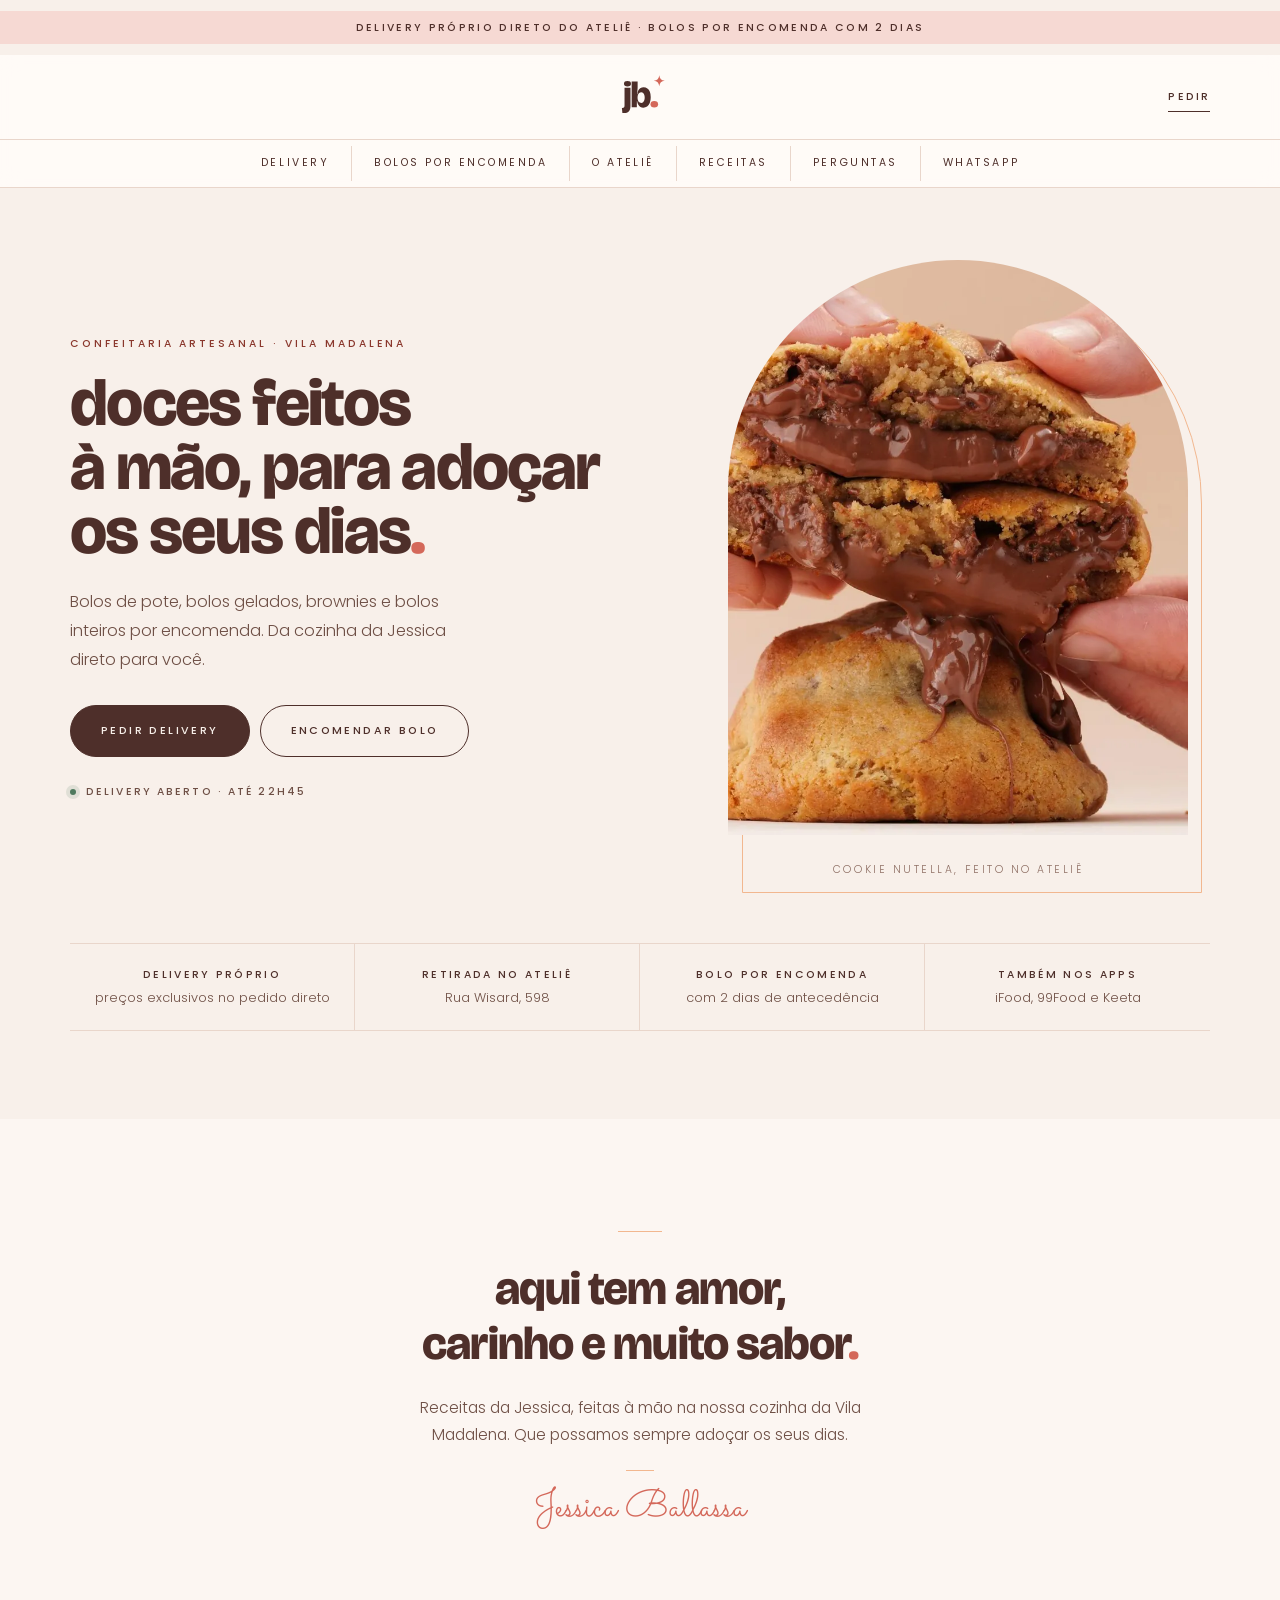
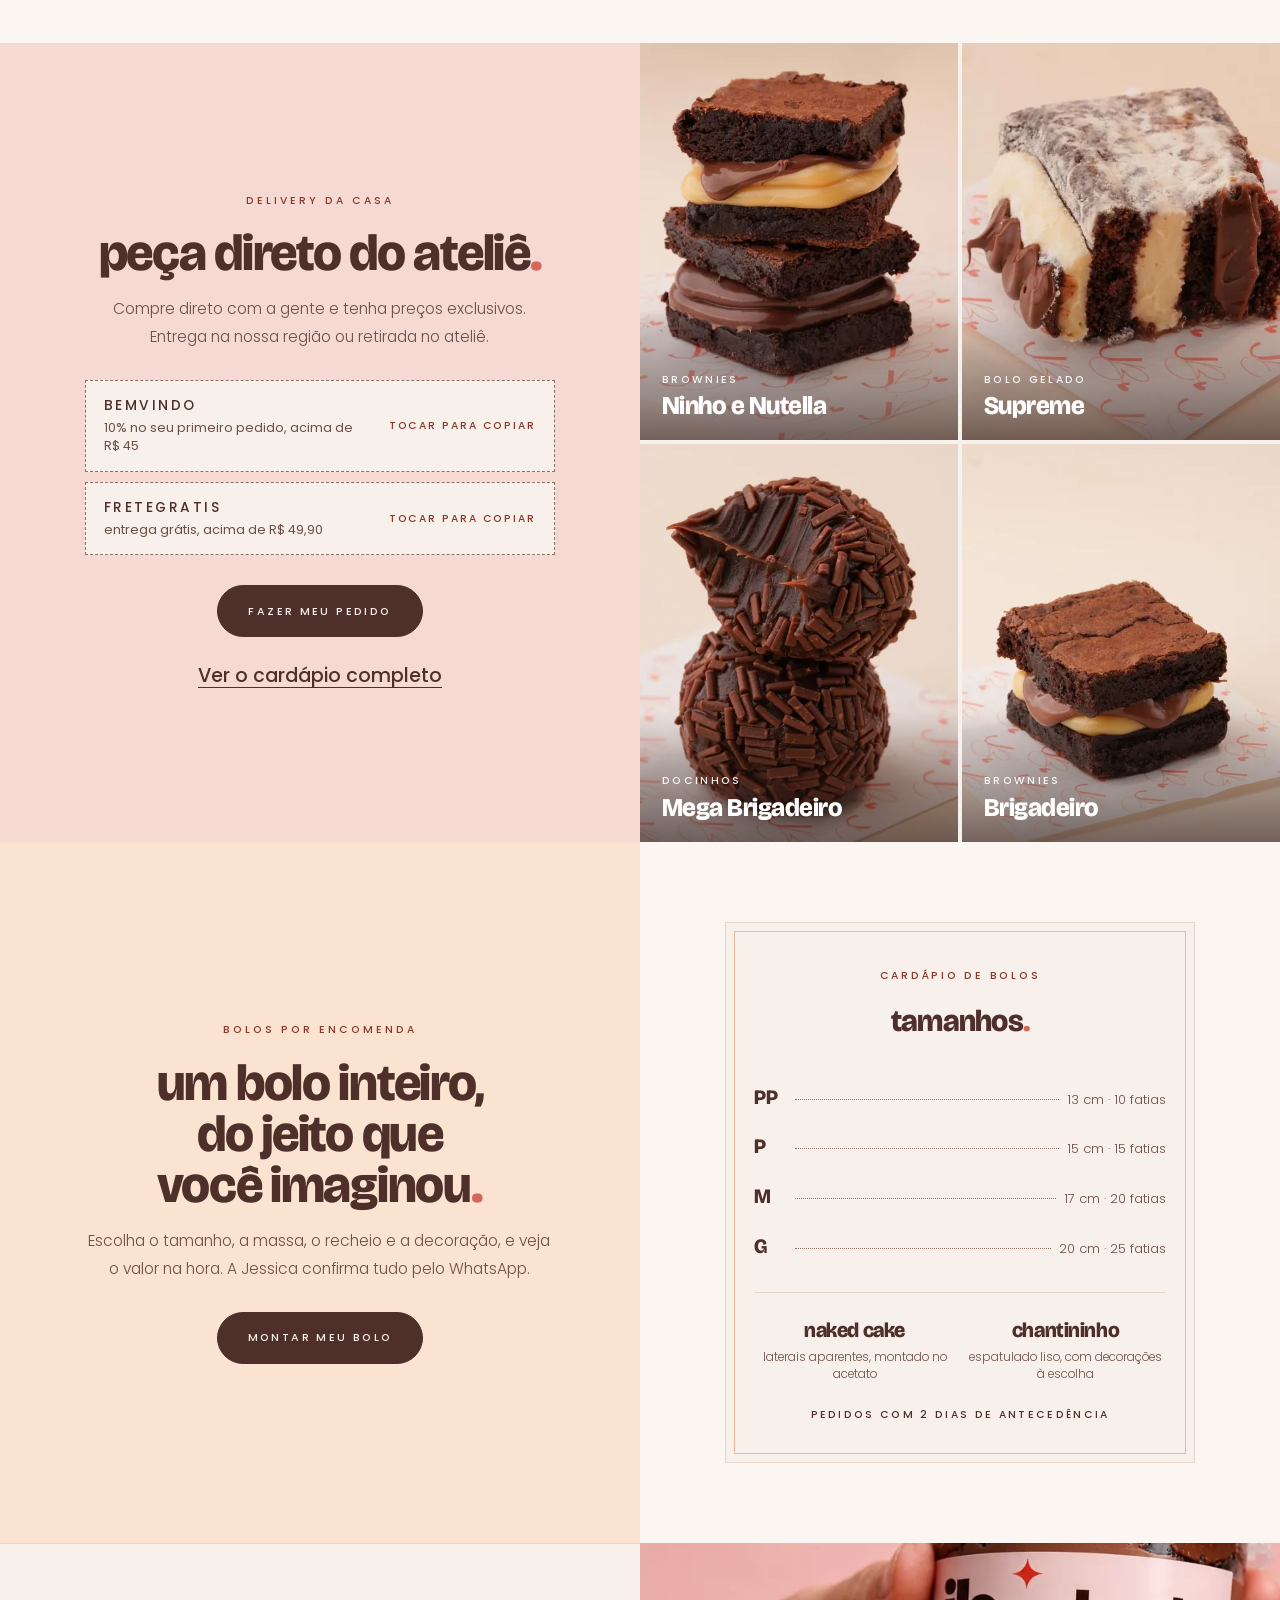
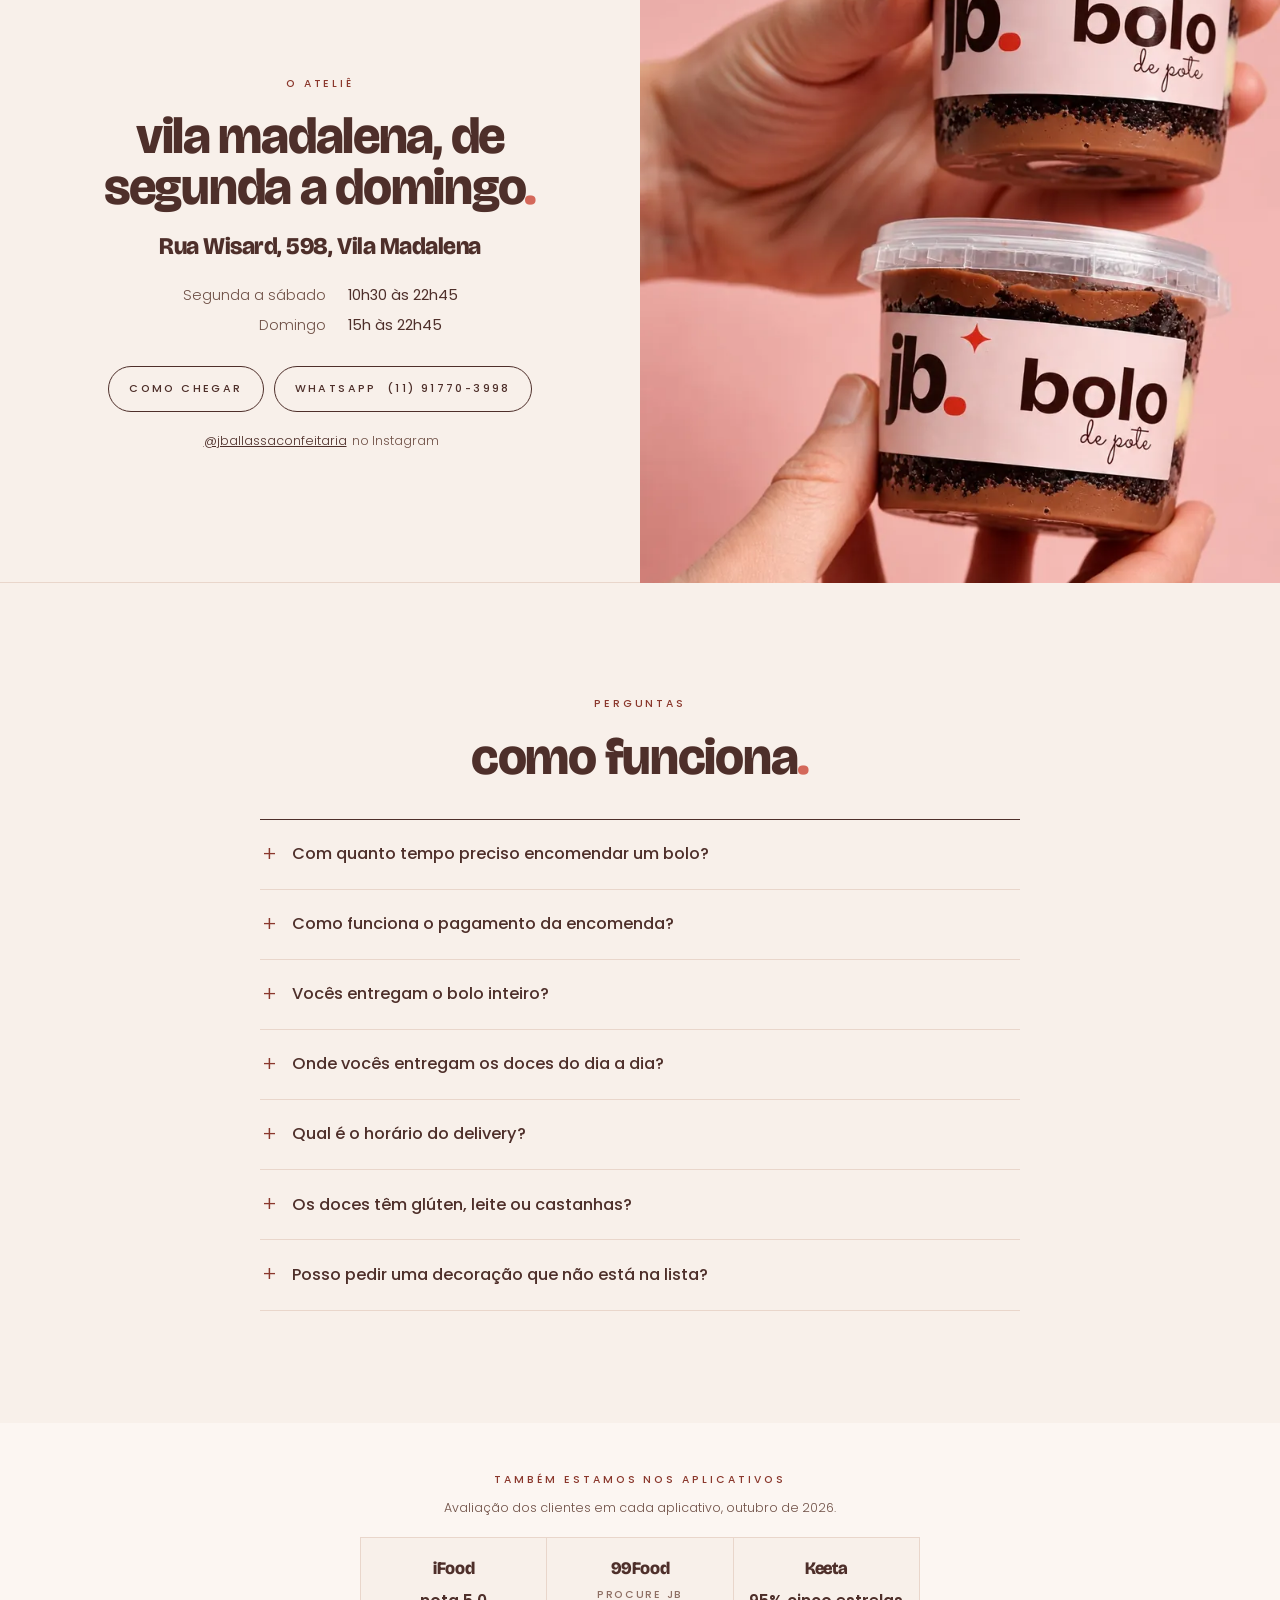
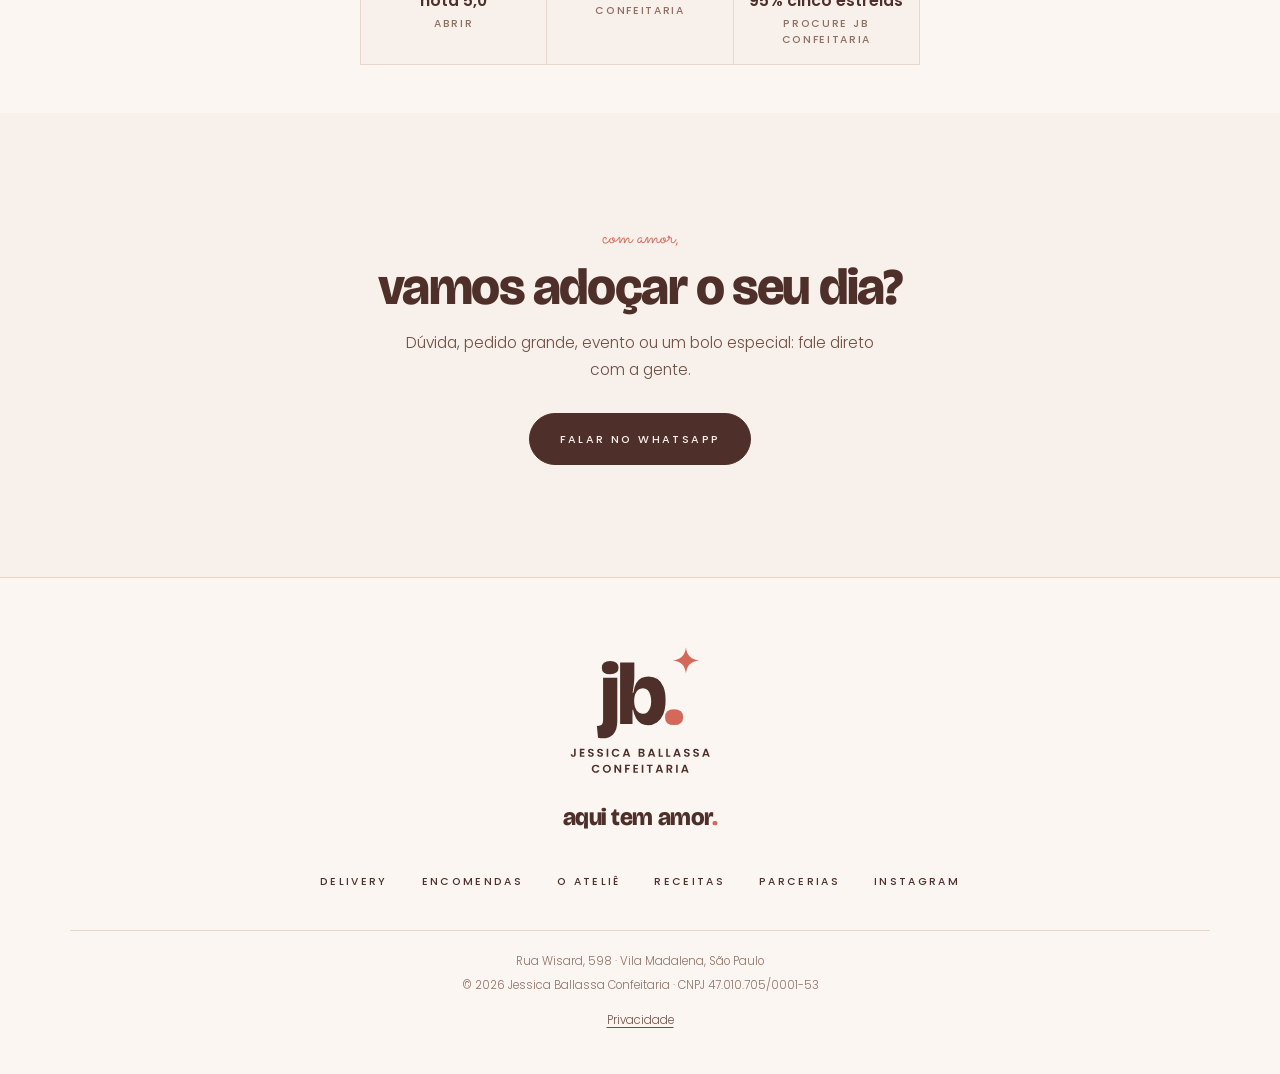
<file: index.html>
<!doctype html>
<html lang="pt-BR" class="sem-js">
<head>
<meta charset="utf-8">
<meta name="viewport" content="width=device-width, initial-scale=1, viewport-fit=cover">
<title>Jessica Ballassa Confeitaria · Vila Madalena</title>
<meta name="description" content="Confeitaria artesanal na Vila Madalena. Peça pelo nosso delivery, encomende seu bolo ou fale com a gente no WhatsApp.">
<meta name="theme-color" content="#F8F0EA">
<meta property="og:title" content="Jessica Ballassa Confeitaria">
<meta property="og:description" content="Aqui tem amor, carinho e muito sabor. Delivery, bolos por encomenda e retirada na Vila Madalena.">
<meta property="og:image" content="https://jballassa.github.io/assets/og.jpg">
<meta property="og:type" content="website">
<meta property="og:url" content="https://jballassa.github.io/">
<meta property="og:locale" content="pt_BR">
<meta name="twitter:card" content="summary_large_image">
<link rel="canonical" href="https://jballassa.github.io/">
<script type="application/ld+json">
{"@context":"https://schema.org","@type":"Bakery","name":"Jessica Ballassa Confeitaria","alternateName":"JB Confeitaria",
 "url":"https://jballassa.github.io/","image":"https://jballassa.github.io/assets/og.jpg","logo":"https://jballassa.github.io/assets/selo-jb-512.png",
 "telephone":"+5511917703998","priceRange":"$$","servesCuisine":"Confeitaria artesanal","currenciesAccepted":"BRL","paymentAccepted":"Pix, cartão",
 "address":{"@type":"PostalAddress","streetAddress":"Rua Wisard, 598","addressLocality":"São Paulo","addressRegion":"SP","postalCode":"05434-080","addressCountry":"BR"},
 "areaServed":"Vila Madalena, São Paulo",
 "sameAs":["https://www.instagram.com/jballassaconfeitaria/"],
 "openingHoursSpecification":[
  {"@type":"OpeningHoursSpecification","dayOfWeek":["Monday","Tuesday","Wednesday","Thursday","Friday","Saturday"],"opens":"10:30","closes":"22:45"},
  {"@type":"OpeningHoursSpecification","dayOfWeek":"Sunday","opens":"15:00","closes":"22:45"}],
 "hasMenu":"https://jbconfeitaria.saipos.com/","potentialAction":{"@type":"OrderAction","target":"https://jbconfeitaria.saipos.com/"}}
</script>
<link rel="icon" href="assets/favicon-32.png" type="image/png">
<link rel="apple-touch-icon" href="assets/selo-180.png">
<link rel="preconnect" href="https://fonts.googleapis.com">
<link rel="preconnect" href="https://fonts.gstatic.com" crossorigin>
<link rel="preload" href="assets/fonts/bricolage-jb-800.woff2" as="font" type="font/woff2" crossorigin>
<link rel="stylesheet" href="https://fonts.googleapis.com/css2?family=Poppins:wght@300;400;500;600&display=swap">
<link rel="stylesheet" href="css/jb.css?v=43">
</head>
<body>

<p class="faixa">Delivery próprio direto do ateliê · Bolos por encomenda com 2 dias</p>

<header class="topo">
  <div class="wrap barra-topo">
    <button class="menu-bt" id="menuBt" type="button" aria-expanded="false" aria-controls="menu" aria-label="Abrir o menu"><i></i></button>
    <a class="logo" href="#inicio" aria-label="Jessica Ballassa Confeitaria, início">
      <img src="assets/logo-jb.svg" alt="Jessica Ballassa Confeitaria" width="1467" height="1315">
    </a>
    <a class="pedir" id="topoPedir" href="#" rel="noopener">Pedir</a>
  </div>
  <nav class="nav-fios" aria-label="Seções">
    <a href="#delivery">Delivery</a>
    <a href="bolos.html">Bolos por encomenda</a>
    <a href="#atelie">O ateliê</a>
    <a href="loja.html">Receitas</a>
    <a href="#perguntas">Perguntas</a>
    <a href="#" id="navWhats" rel="noopener">WhatsApp</a>
  </nav>
</header>
<nav class="menu hide" id="menu" aria-label="Menu">
  <a href="#delivery">Delivery <small>peça direto do ateliê</small></a>
  <a href="bolos.html">Bolos por encomenda <small>monte o seu</small></a>
  <a href="#atelie">O ateliê <small>endereço e horários</small></a>
  <a href="loja.html">Receitas da Jessica <small>e-books e adesivos</small></a>
  <a href="#perguntas">Perguntas <small>como funciona</small></a>
  <a href="parcerias.html">Parcerias <small>marcas e collabs</small></a>
  <span class="fio" aria-hidden="true"></span>
  <a href="#" id="menuWhats">WhatsApp <small>(11) 91770-3998</small></a>
</nav>

<main id="inicio">

  <!-- ============ HERÓI ============ -->
  <section class="heroi">
    <div class="wrap grade">
      <div class="texto-heroi surge">
        <p class="eyebrow">Confeitaria artesanal · Vila Madalena</p>
        <h1 class="display">Doces feitos à&nbsp;mão, <em>para adoçar os seus dias<span class="pt">.</span></em></h1>
        <p class="lead">Bolos de pote, bolos gelados, brownies e bolos inteiros por encomenda. Da cozinha da Jessica direto para você.</p>
        <div class="botoes">
          <a class="bt" id="btnDelivery" href="#" rel="noopener">Pedir delivery</a>
          <a class="bt linha" href="bolos.html">Encomendar bolo</a>
        </div>
        <p class="status" id="status"><span class="luz"></span><span id="statusTx">Vila Madalena, São Paulo</span></p>
      </div>
      <figure class="arco surge">
        <picture><source type="image/webp" srcset="assets/fotos/cookie-nutella-480.webp 480w, assets/fotos/cookie-nutella-800.webp 800w, assets/fotos/cookie-nutella.webp 1000w" sizes="(min-width:960px) 45vw, 92vw"><img src="assets/fotos/cookie-nutella.jpg" alt="Cookie recheado de Nutella sendo aberto com as mãos" width="1000" height="1250" fetchpriority="high" srcset="assets/fotos/cookie-nutella-480.jpg 480w, assets/fotos/cookie-nutella-800.jpg 800w, assets/fotos/cookie-nutella.jpg 1000w" sizes="(min-width:960px) 45vw, 92vw"></picture>
        <figcaption>Cookie Nutella, feito no ateliê</figcaption>
      </figure>
    </div>
  </section>

  <!-- ============ FORMAS DE PEDIR ============ -->
  <div class="wrap faixa-garantias">
    <ul class="garantias surge" aria-label="Formas de pedir">
      <li><b>Delivery próprio</b><span>preços exclusivos no pedido direto</span></li>
      <li><b>Retirada no ateliê</b><span>Rua Wisard, 598</span></li>
      <li><b>Bolo por encomenda</b><span>com 2 dias de antecedência</span></li>
      <li><b>Também nos apps</b><span>iFood, 99Food e Keeta</span></li>
    </ul>
  </div>

  <!-- ============ MANIFESTO ============ -->
  <section class="secao creme manifesto">
    <div class="wrap surge">
      <span class="ornamento" aria-hidden="true"></span>
      <blockquote>Aqui tem amor, carinho e muito sabor<span class="pt">.</span></blockquote>
      <p class="texto">Receitas da Jessica, feitas à mão na nossa cozinha da Vila Madalena. Que possamos sempre adoçar os seus dias.</p>
      <p class="assina">Jessica Ballassa</p>
    </div>
  </section>

  <!-- ============ DELIVERY + QUERIDINHOS ============ -->
  <section id="delivery" class="dividido">
    <div class="painel">
      <div class="surge">
        <p class="eyebrow">Delivery da casa</p>
        <h2 class="h2">Peça direto <em>do ateliê<span class="pt">.</span></em></h2>
        <p class="texto">Compre direto com a gente e tenha preços exclusivos. Entrega na nossa região ou retirada no ateliê.</p>
        <div class="cupons" id="cupons"></div>
        <div class="botoes" style="justify-content:center">
          <a class="bt" id="btnDelivery2" href="#" rel="noopener">Fazer meu pedido</a>
        </div>
        <p style="margin:22px 0 0"><a class="link" id="lnkCardapio" href="#" rel="noopener">Ver o cardápio completo</a></p>
      </div>
    </div>
    <div class="mosaico" id="queridinhos" aria-label="Os queridinhos">
      <figure class="peca"><picture><source type="image/webp" srcset="assets/fotos/brownie-ninho-nutella-480.webp 480w, assets/fotos/brownie-ninho-nutella-800.webp 800w, assets/fotos/brownie-ninho-nutella.webp 1000w" sizes="(min-width:960px) 25vw, 50vw"><img src="assets/fotos/brownie-ninho-nutella.jpg" alt="Brownie Ninho e Nutella empilhado" loading="lazy" width="1000" height="1250" srcset="assets/fotos/brownie-ninho-nutella-480.jpg 480w, assets/fotos/brownie-ninho-nutella-800.jpg 800w, assets/fotos/brownie-ninho-nutella.jpg 1000w" sizes="(min-width:960px) 25vw, 50vw"></picture><figcaption><small>Brownies</small><b>Ninho e Nutella</b></figcaption></figure>
      <figure class="peca"><picture><source type="image/webp" srcset="assets/fotos/bolo-gelado-supreme-480.webp 480w, assets/fotos/bolo-gelado-supreme.webp 800w" sizes="(min-width:960px) 25vw, 50vw"><img src="assets/fotos/bolo-gelado-supreme.jpg" alt="Fatia do Bolo Gelado Supreme" loading="lazy" width="800" height="1000" srcset="assets/fotos/bolo-gelado-supreme-480.jpg 480w, assets/fotos/bolo-gelado-supreme.jpg 800w" sizes="(min-width:960px) 25vw, 50vw"></picture><figcaption><small>Bolo gelado</small><b>Supreme</b></figcaption></figure>
      <figure class="peca"><picture><source type="image/webp" srcset="assets/fotos/mega-brigadeiro-480.webp 480w, assets/fotos/mega-brigadeiro.webp 800w" sizes="(min-width:960px) 25vw, 50vw"><img src="assets/fotos/mega-brigadeiro.jpg" alt="Dois mega brigadeiros com granulado" loading="lazy" width="800" height="1000" srcset="assets/fotos/mega-brigadeiro-480.jpg 480w, assets/fotos/mega-brigadeiro.jpg 800w" sizes="(min-width:960px) 25vw, 50vw"></picture><figcaption><small>Docinhos</small><b>Mega Brigadeiro</b></figcaption></figure>
      <figure class="peca"><picture><source type="image/webp" srcset="assets/fotos/brownie-brigadeiro-480.webp 480w, assets/fotos/brownie-brigadeiro.webp 800w" sizes="(min-width:960px) 25vw, 50vw"><img src="assets/fotos/brownie-brigadeiro.jpg" alt="Brownie recheado com brigadeiro" loading="lazy" width="800" height="1000" srcset="assets/fotos/brownie-brigadeiro-480.jpg 480w, assets/fotos/brownie-brigadeiro.jpg 800w" sizes="(min-width:960px) 25vw, 50vw"></picture><figcaption><small>Brownies</small><b>Brigadeiro</b></figcaption></figure>
    </div>
  </section>

  <!-- ============ ENCOMENDAS ============ -->
  <section id="encomendas" class="dividido inverte">
    <div class="painel pessego">
      <div class="surge">
        <p class="eyebrow">Bolos por encomenda</p>
        <h2 class="h2">Um bolo inteiro, <em>do jeito que você imaginou<span class="pt">.</span></em></h2>
        <p class="texto">Escolha o tamanho, a massa, o recheio e a decoração, e veja o valor na hora. A Jessica confirma tudo pelo WhatsApp.</p>
        <div class="botoes" style="justify-content:center">
          <a class="bt" href="bolos.html">Montar meu bolo</a>
        </div>
      </div>
    </div>
    <div class="painel creme">
      <div class="cartao-menu surge">
        <p class="sub">Cardápio de bolos</p>
        <h3>Tamanhos<span class="pt">.</span></h3>
        <dl>
          <div class="ln"><dt>PP</dt><span class="pontilhado"></span><dd>13 cm · 10 fatias</dd></div>
          <div class="ln"><dt>P</dt><span class="pontilhado"></span><dd>15 cm · 15 fatias</dd></div>
          <div class="ln"><dt>M</dt><span class="pontilhado"></span><dd>17 cm · 20 fatias</dd></div>
          <div class="ln"><dt>G</dt><span class="pontilhado"></span><dd>20 cm · 25 fatias</dd></div>
        </dl>
        <div class="fio"></div>
        <div class="modelos">
          <div><b>Naked cake</b><span>laterais aparentes, montado no acetato</span></div>
          <div><b>Chantininho</b><span>espatulado liso, com decorações à escolha</span></div>
        </div>
        <p class="rodape-menu">Pedidos com 2 dias de antecedência</p>
      </div>
    </div>
  </section>

  <!-- ============ O ATELIÊ ============ -->
  <section id="atelie" class="dividido">
    <div class="painel claro">
      <div class="surge">
        <p class="eyebrow">O ateliê</p>
        <h2 class="h2">Vila Madalena, <em>de segunda a domingo<span class="pt">.</span></em></h2>
        <p class="endereco" id="endTx">Rua Wisard, 598, Vila Madalena</p>
        <dl class="horarios" id="horarios"></dl>
        <div class="contatos">
          <a class="bt linha" id="lnkMapa" href="#" rel="noopener">Como chegar</a>
          <a class="bt linha" id="lnkWhats" href="#" rel="noopener">WhatsApp <span id="whatsTx">(11) 91770-3998</span></a>
        </div>
        <p class="miudo"><a id="lnkInsta" href="#" rel="noopener">@jballassaconfeitaria</a> no Instagram</p>
      </div>
    </div>
    <figure class="foto-cheia"><picture><source type="image/webp" srcset="assets/fotos/bolo-de-pote-jb-480.webp 480w, assets/fotos/bolo-de-pote-jb-800.webp 800w, assets/fotos/bolo-de-pote-jb.webp 900w" sizes="(min-width:960px) 50vw, 100vw"><img src="assets/fotos/bolo-de-pote-jb.jpg" alt="Dois bolos de pote com a etiqueta nova da JB" loading="lazy" width="900" height="1125" srcset="assets/fotos/bolo-de-pote-jb-480.jpg 480w, assets/fotos/bolo-de-pote-jb-800.jpg 800w, assets/fotos/bolo-de-pote-jb.jpg 900w" sizes="(min-width:960px) 50vw, 100vw"></picture></figure>
  </section>

  <!-- ============ PERGUNTAS ============ -->
  <section id="perguntas" class="secao">
    <div class="wrap">
      <div class="centro surge">
        <p class="eyebrow">Perguntas</p>
        <h2 class="h2">Como <em>funciona<span class="pt">.</span></em></h2>
      </div>
      <div class="perguntas surge">
        <details>
          <summary>Com quanto tempo preciso encomendar um bolo?</summary>
          <p>Com pelo menos 2 dias inteiros de produção: o dia do pedido não conta. Pedindo na sexta, por exemplo, a retirada é a partir de segunda. Na página de encomenda o calendário já mostra o primeiro dia possível.</p>
        </details>
        <details>
          <summary>Como funciona o pagamento da encomenda?</summary>
          <p>Um sinal de 50% no Pix reserva a sua data, depois que a Jessica confirma o pedido pelo WhatsApp. O restante é pago na retirada.</p>
        </details>
        <details>
          <summary>Vocês entregam o bolo inteiro?</summary>
          <p>O bolo é retirado no ateliê, na Rua Wisard, 598. Se preferir, você pode enviar um Uber Flash na categoria carro, porque bolo não viaja bem de moto. A corrida fica por sua conta.</p>
        </details>
        <details>
          <summary>Onde vocês entregam os doces do dia a dia?</summary>
          <p>Pelo nosso delivery próprio. Ao colocar o seu endereço, o site mostra na hora se ele está na área de entrega e quanto custa o frete.</p>
        </details>
        <details>
          <summary>Qual é o horário do delivery?</summary>
          <p id="faqDelivery"></p>
        </details>
        <details>
          <summary>Os doces têm glúten, leite ou castanhas?</summary>
          <p>Sim. Nossas massas levam farinha de trigo e ovos, e os recheios levam leite e derivados. Os doces com Nutella ou Kinder contêm avelã. Se você tem alergia ou precisa de uma versão sem lactose ou sem glúten, fale com a gente no WhatsApp antes de pedir.</p>
        </details>
        <details>
          <summary>Posso pedir uma decoração que não está na lista?</summary>
          <p>Pode. No montador há um campo para descrever o que você imaginou, e a Jessica responde com o orçamento no WhatsApp.</p>
        </details>
      </div>
    </div>
  </section>

  <!-- ============ APPS ============ -->
  <section class="secao creme apps-linha" id="apps-sec" style="padding:48px 0">
    <div class="wrap surge">
      <p class="eyebrow" style="margin-bottom:0">Também estamos nos aplicativos</p>
      <p class="miudo" id="notasTx" style="margin-top:8px"></p>
      <div class="apps" id="apps"></div>
    </div>
  </section>

  <!-- ============ FINAL ============ -->
  <section class="secao final">
    <div class="wrap surge">
      <span class="script" aria-hidden="true">com amor,</span>
      <h2 class="h2">Vamos adoçar <em>o seu dia?</em></h2>
      <p class="texto" style="margin-left:auto;margin-right:auto">Dúvida, pedido grande, evento ou um bolo especial: fale direto com a gente.</p>
      <div class="botoes" style="justify-content:center">
        <a class="bt" id="btnWhatsFinal" href="#" rel="noopener">Falar no WhatsApp</a>
      </div>
    </div>
  </section>
</main>

<footer class="rodape">
  <div class="wrap">
    <img class="marca" src="assets/logo-jb-nome.svg" alt="Jessica Ballassa Confeitaria" width="1709" height="1552">
    <p class="lema">aqui tem amor<span class="pt">.</span></p>
    <nav aria-label="Rodapé">
      <a href="#delivery">Delivery</a>
      <a href="bolos.html">Encomendas</a>
      <a href="#atelie">O ateliê</a>
      <a href="loja.html">Receitas</a>
      <a href="parcerias.html">Parcerias</a>
      <a href="#" id="rodInsta" rel="noopener">Instagram</a>
    </nav>
    <div class="fim"><span id="rodEnd">Rua Wisard, 598 · Vila Madalena, São Paulo</span><span>© 2026 Jessica Ballassa Confeitaria · CNPJ <span id="rodCnpj"></span></span><span><a href="privacidade.html">Privacidade</a></span></div>
  </div>
</footer>

<div class="toast" id="toast" role="status" aria-live="polite"></div>

<script src="js/config.js?v=55"></script>
<script src="js/comum.js?v=43"></script>
<script>
(function(){
  const J = window.JB;
  ["btnDelivery","btnDelivery2","lnkCardapio","topoPedir"].forEach(id => $(id).href = J.delivery);
  const wa = linkWhats("Oi, Jessica! Vim pelo Instagram :)");
  ["lnkWhats","btnWhatsFinal","menuWhats","navWhats"].forEach(id => $(id).href = wa);
  $("whatsTx").textContent = J.whatsTexto;
  $("lnkMapa").href = J.mapa;
  $("endTx").textContent = J.endereco + ", " + J.bairro.split(",")[0];
  $("lnkInsta").href = J.instagram; $("rodInsta").href = J.instagram;

  /* cupons que copiam com um toque */
  const cx = $("cupons");
  J.cupons.forEach(c => {
    const b = document.createElement("button");
    b.type = "button"; b.className = "cupom";
    b.innerHTML = "<div><b></b><span></span></div><small>tocar para copiar</small>";
    b.querySelector("b").textContent = c.codigo;
    b.querySelector("span").textContent = (c.texto + ", " + c.regra).replace(/R\$ /g, "R$ ");
    b.setAttribute("aria-label", "Copiar cupom " + c.codigo + ": " + c.texto + ", " + c.regra);
    b.onclick = () => { marcar("cupom", c.codigo); copiar(c.codigo, "Cupom " + c.codigo + " copiado. É só colar no pedido."); };
    cx.appendChild(b);
  });

  /* apps, em segundo plano */
  const ax = $("apps");
  J.apps.forEach(a => {
    const el = document.createElement(a.url ? "a" : "div");
    el.className = "app" + (a.url ? "" : " sem-link");
    const b = document.createElement("b"); b.textContent = a.nome;
    const s = document.createElement("small"); s.textContent = a.url ? "abrir" : "procure JB Confeitaria";
    el.append(b);
    if(a.nota){ const n = document.createElement("span"); n.className = "nota"; n.textContent = a.nota; el.append(n); }
    el.append(s);
    if(a.url){ el.href = a.url; el.rel = "noopener"; }
    ax.appendChild(el);
  });

  if(J.notasData) $("notasTx").textContent = "Avaliação dos clientes em cada aplicativo, " + J.notasData + ".";
  montarHorarios($("horarios"));
  pintarStatus($("status"), $("statusTx"));
  if($("rodCnpj")) $("rodCnpj").textContent = J.cnpj || "";
  if($("faqDelivery")){
    const dl = document.createElement("dl"); montarHorarios.call(null, dl, J.delivery_horario);
    const partes = [...dl.querySelectorAll("dt")].map((dt, i) => (dt.textContent + ", das " + dl.querySelectorAll("dd")[i].textContent).toLowerCase()).filter(t => !/fechado/.test(t));
    const lista = partes.length > 1 ? partes.slice(0, -1).join("; ") + ", e " + partes[partes.length - 1] : partes[0];
    $("faqDelivery").textContent = "O delivery próprio funciona de " + lista
      + ". É o mesmo horário do ateliê. Fora do horário, o site do delivery aceita agendamento e o pedido mínimo é de " + reais(J.delivery_minimo).replace(",00", "") + ".";
  }
  medirCliques({ btnDelivery:"pedir_delivery", btnDelivery2:"pedir_delivery", topoPedir:"pedir_delivery", lnkCardapio:"ver_cardapio",
    lnkWhats:"whatsapp", btnWhatsFinal:"whatsapp", menuWhats:"whatsapp", navWhats:"whatsapp", lnkMapa:"como_chegar", lnkInsta:"instagram", rodInsta:"instagram" });
  document.querySelectorAll('a[href="bolos.html"]').forEach(a => a.addEventListener("click", () => marcar("ir_encomendar", a.textContent.trim().slice(0, 30))));
  document.querySelectorAll("#apps a").forEach(a => a.addEventListener("click", () => marcar("app", a.querySelector("b").textContent)));
  ligarMenu();
  ligarSurge();
})();
</script>
</body>
</html>
</file>
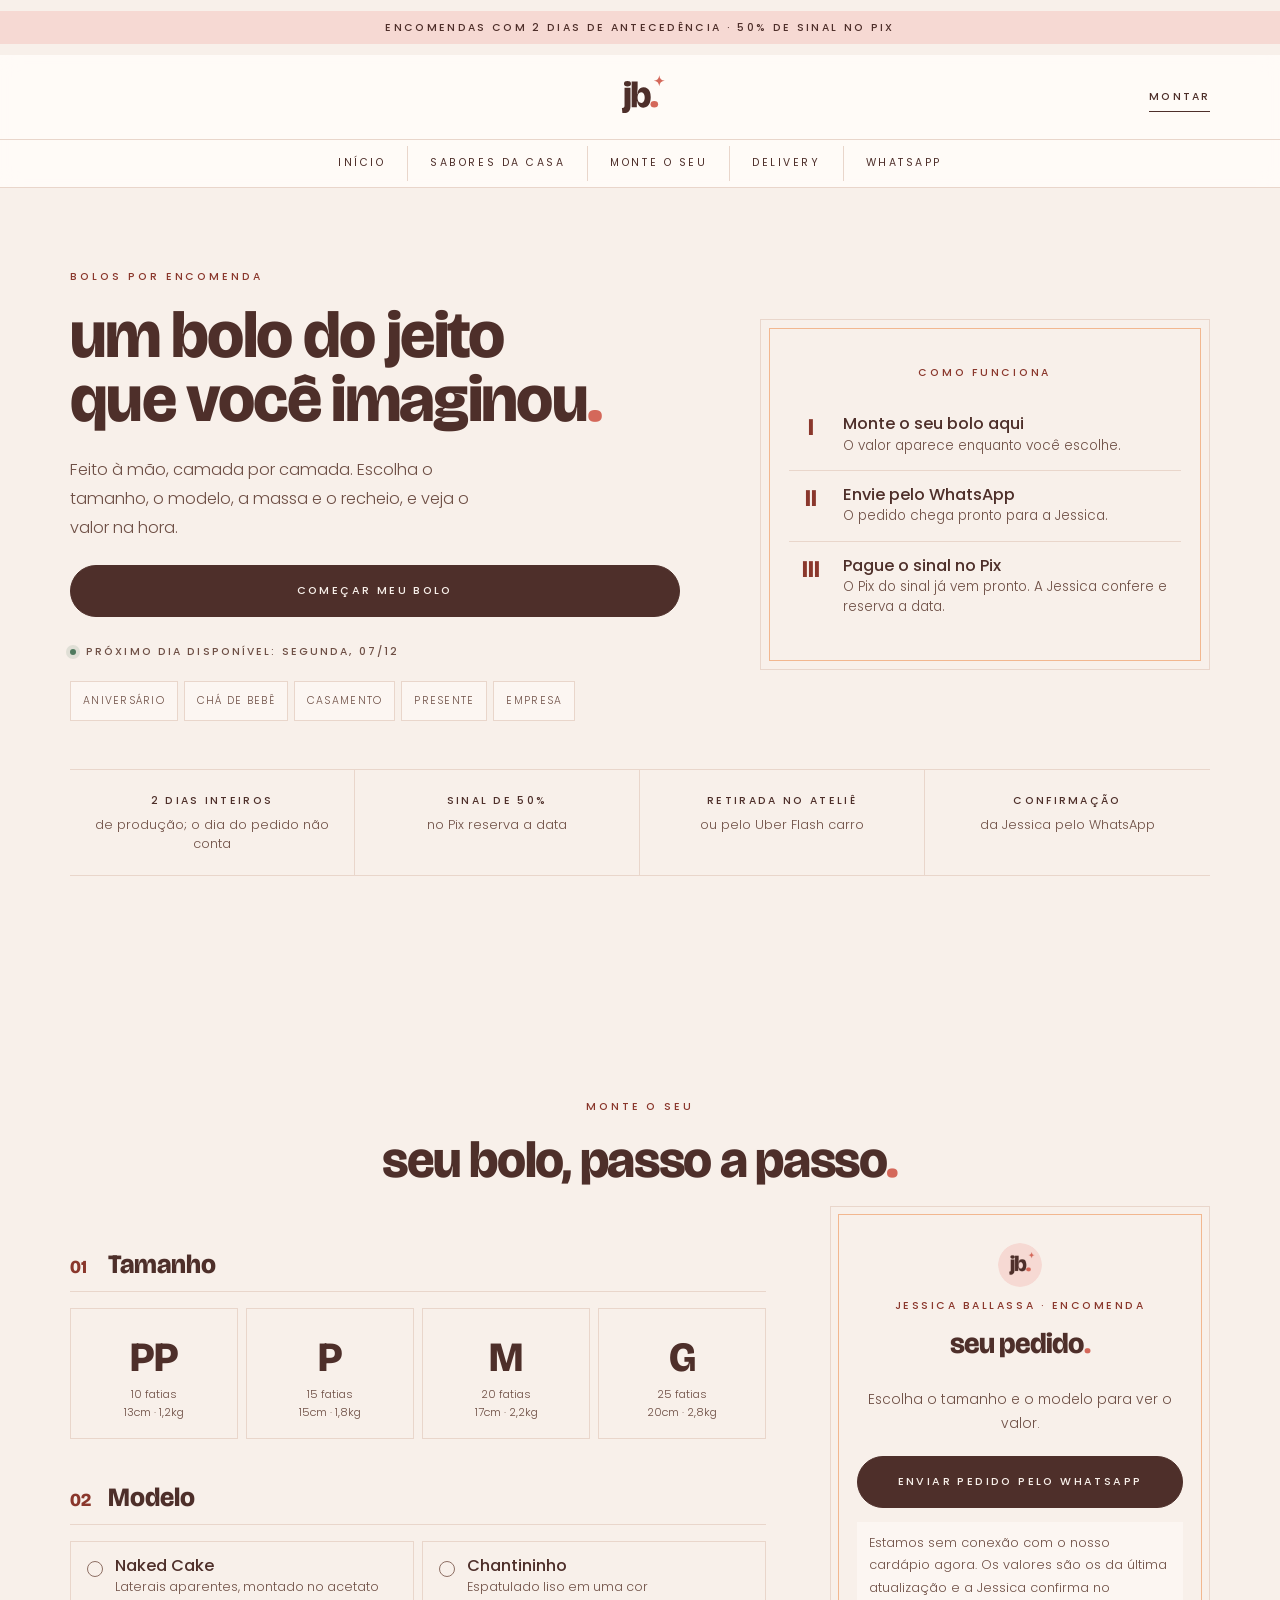
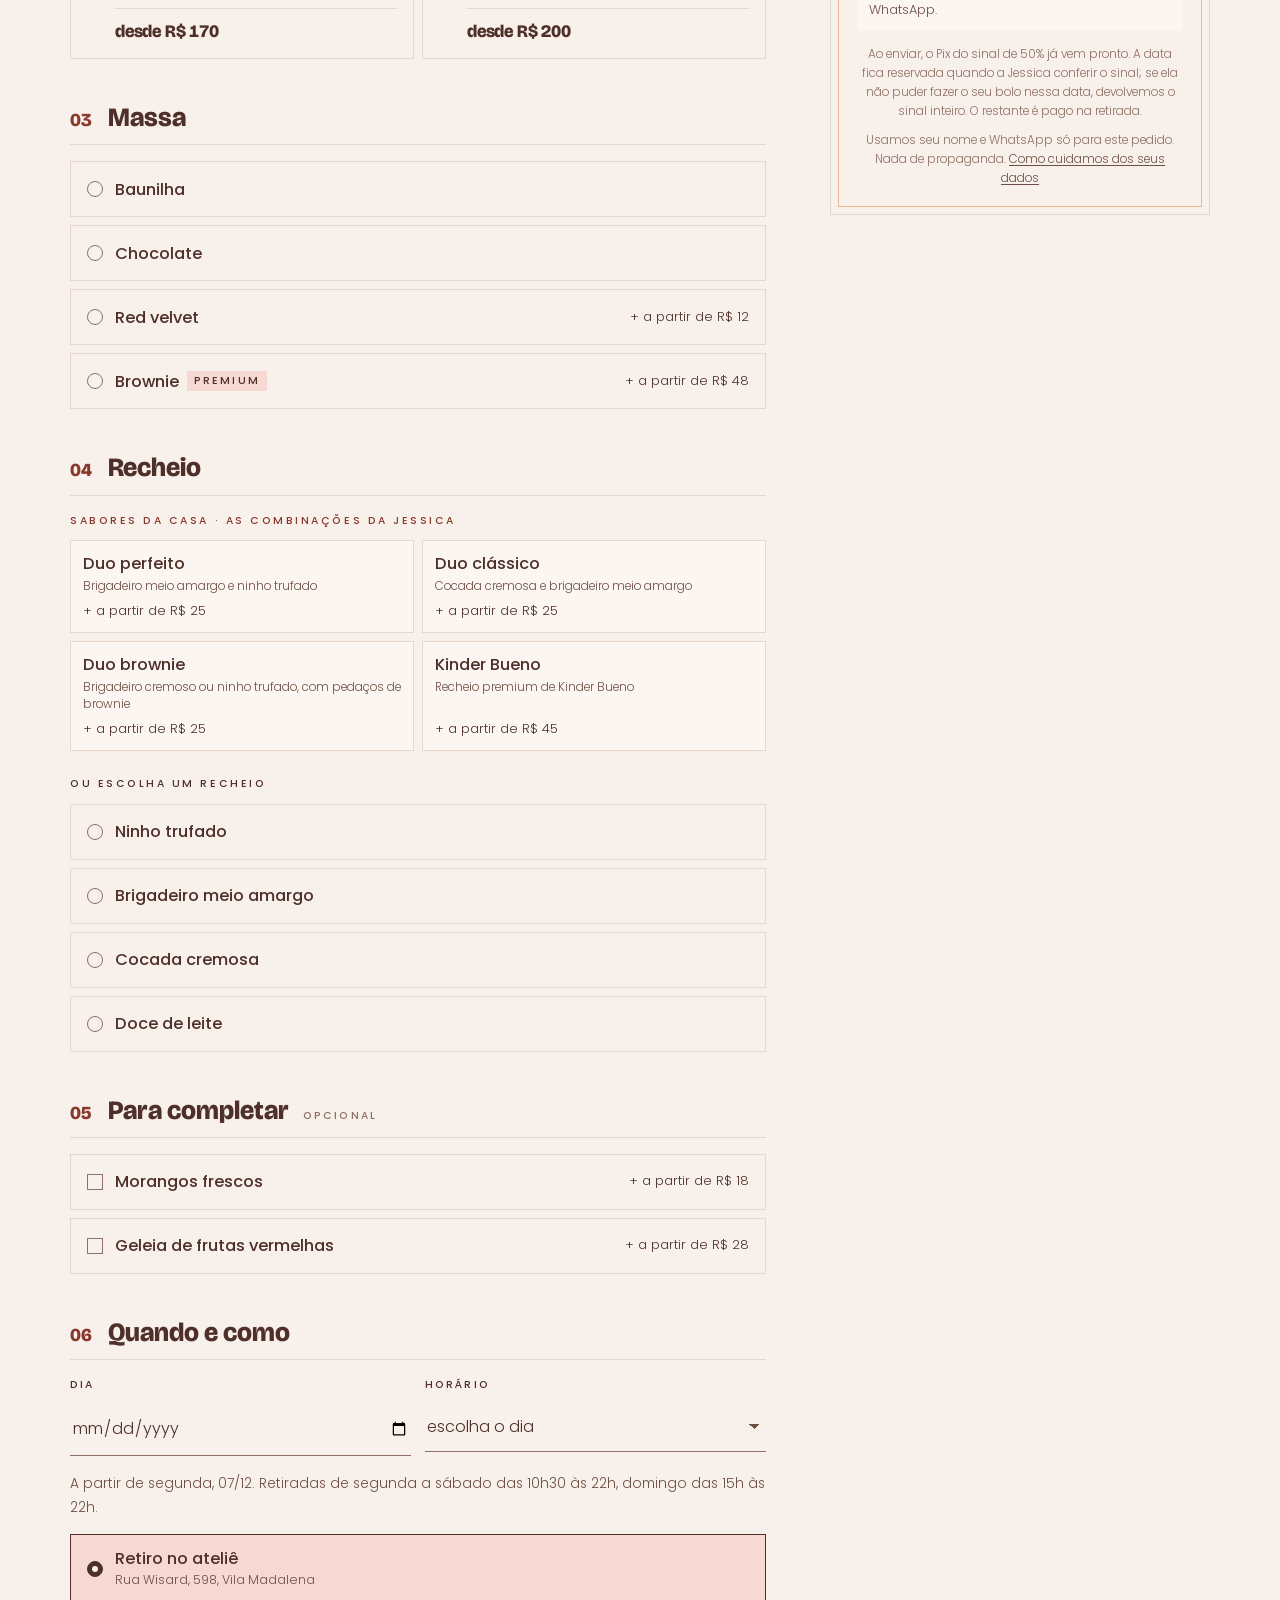
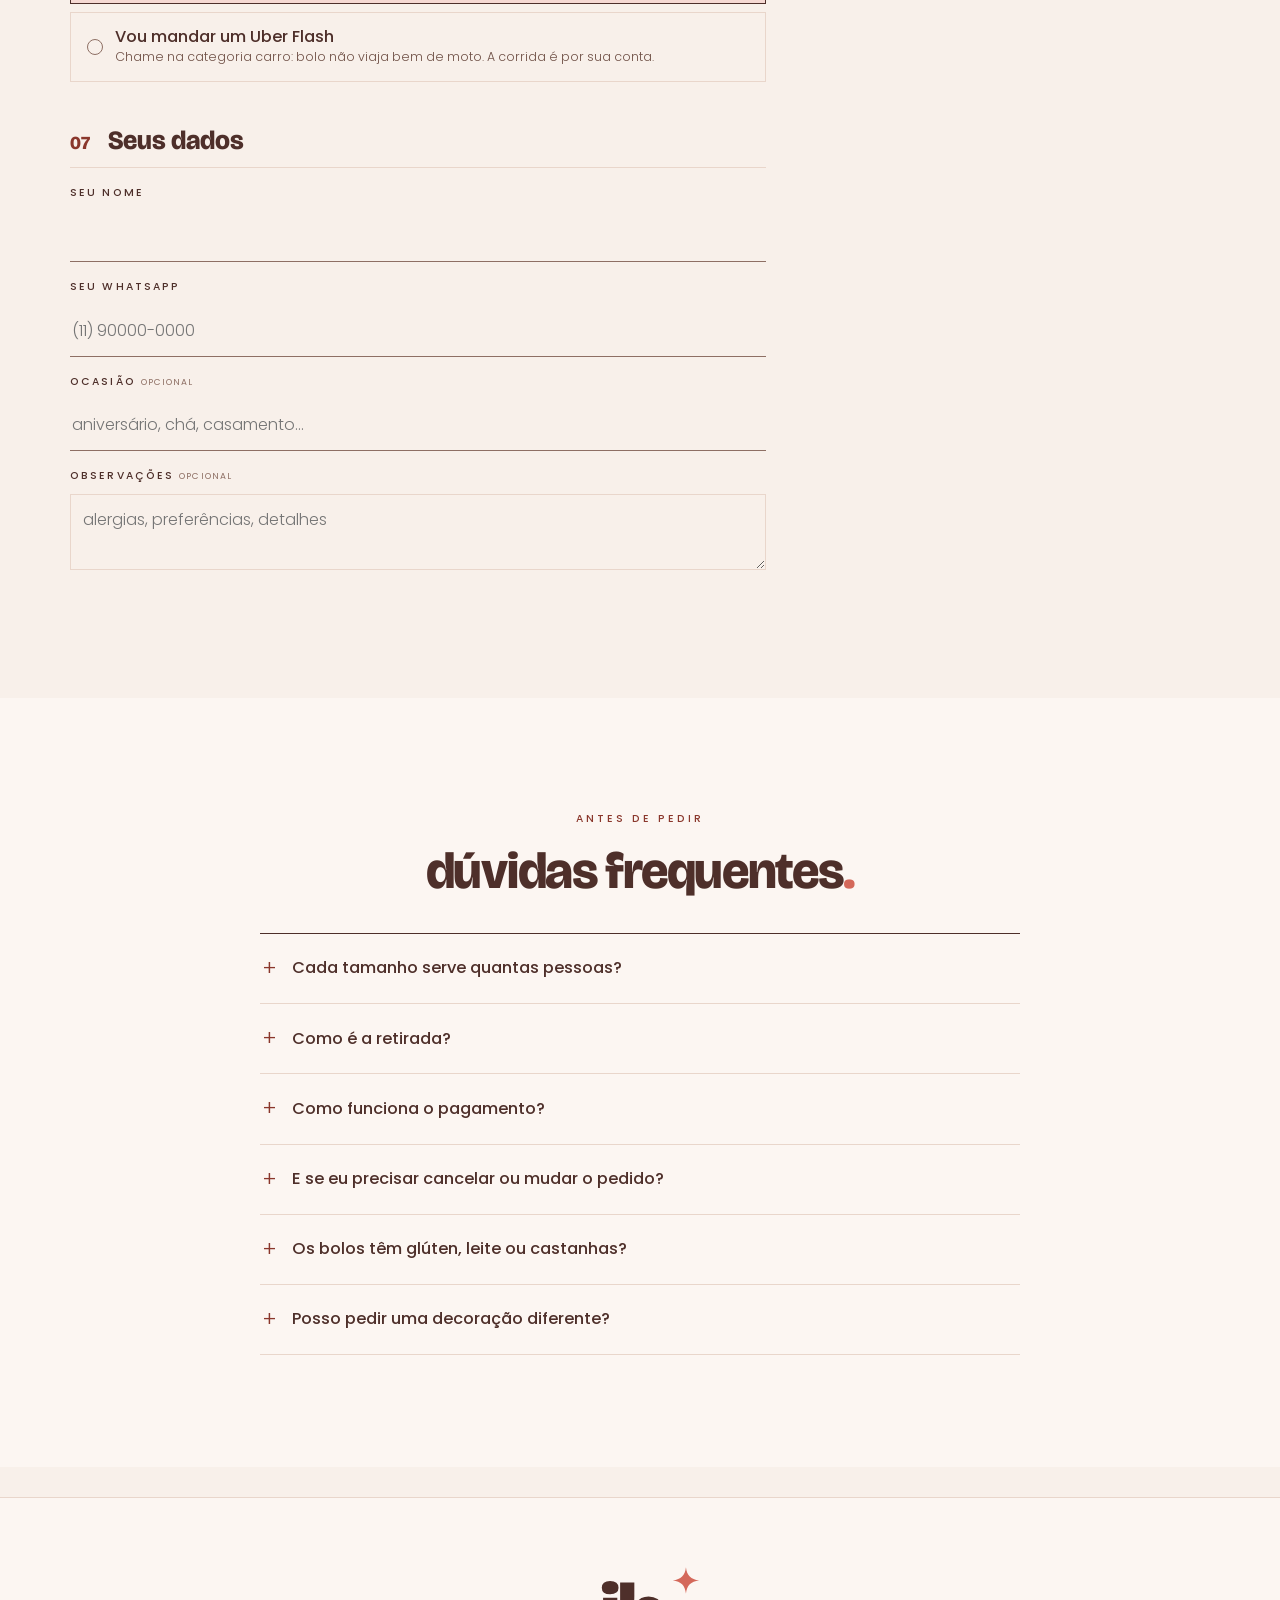
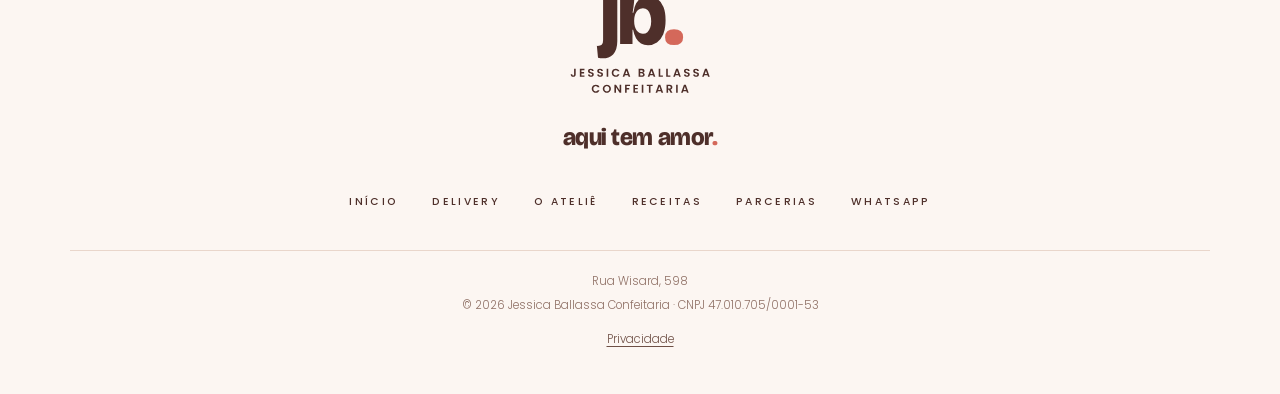
<file: bolos.html>
<!doctype html>
<html lang="pt-BR" class="sem-js">
<head>
<meta charset="utf-8">
<meta name="viewport" content="width=device-width, initial-scale=1, viewport-fit=cover">
<title>Bolos por encomenda · Jessica Ballassa</title>
<meta name="description" content="Monte o seu bolo: naked cake ou chantininho, massa, recheio e decoração, com o valor na hora. Encomendas com 2 dias de antecedência.">
<meta name="theme-color" content="#F8F0EA">
<meta property="og:title" content="Bolos por encomenda · Jessica Ballassa Confeitaria">
<meta property="og:description" content="Monte o seu bolo e veja o valor na hora. Encomendas com 2 dias de antecedência.">
<meta property="og:image" content="https://jballassa.github.io/assets/og.jpg">
<meta property="og:type" content="website">
<meta property="og:url" content="https://jballassa.github.io/bolos.html">
<meta property="og:locale" content="pt_BR">
<meta name="twitter:card" content="summary_large_image">
<link rel="canonical" href="https://jballassa.github.io/bolos.html">
<link rel="icon" href="assets/favicon-32.png" type="image/png">
<link rel="apple-touch-icon" href="assets/selo-180.png">
<link rel="preconnect" href="https://fonts.googleapis.com">
<link rel="preconnect" href="https://fonts.gstatic.com" crossorigin>
<link rel="preload" href="assets/fonts/bricolage-jb-800.woff2" as="font" type="font/woff2" crossorigin>
<link rel="stylesheet" href="https://fonts.googleapis.com/css2?family=Poppins:wght@300;400;500;600&display=swap">
<link rel="stylesheet" href="css/jb.css?v=43">
<link rel="stylesheet" href="css/bolos.css?v=45">
</head>
<body>

<p class="faixa">Encomendas com 2 dias de antecedência · 50% de sinal no Pix</p>

<header class="topo">
  <div class="wrap barra-topo">
    <button class="menu-bt" id="menuBt" type="button" aria-expanded="false" aria-controls="menu" aria-label="Abrir o menu"><i></i></button>
    <a class="logo" href="index.html" aria-label="Jessica Ballassa Confeitaria, página inicial">
      <img src="assets/logo-jb.svg" alt="Jessica Ballassa Confeitaria" width="1467" height="1315">
    </a>
    <a class="pedir" href="#monta">Montar</a>
  </div>
  <nav class="nav-fios" aria-label="Seções">
    <a href="index.html">Início</a>
    <a href="#etRecheio">Sabores da casa</a>
    <a href="#monta">Monte o seu</a>
    <a href="index.html#delivery">Delivery</a>
    <a href="#" id="navWhats" rel="noopener">WhatsApp</a>
  </nav>
</header>
<nav class="menu hide" id="menu" aria-label="Menu">
  <a href="index.html">Início <small>a confeitaria</small></a>
  <a href="#etRecheio">Sabores da casa <small>as combinações da Jessica</small></a>
  <a href="#monta">Monte o seu <small>passo a passo</small></a>
  <a href="index.html#delivery">Delivery <small>doces do dia a dia</small></a>
  <a href="loja.html">Receitas da Jessica <small>e-books e adesivos</small></a>
  <span class="fio" aria-hidden="true"></span>
  <a href="#" id="menuWhats">WhatsApp <small>(11) 91770-3998</small></a>
</nav>

<main class="pagina" id="pagina">

  <!-- ============ CAPA ============ -->
  <section class="capa">
    <div class="wrap grade-capa">
      <div class="texto-capa surge">
        <p class="eyebrow">Bolos por encomenda</p>
        <h1 class="display">Um bolo do&nbsp;jeito <em>que você imaginou<span class="pt">.</span></em></h1>
        <p class="lead">Feito à mão, camada por camada. Escolha o tamanho, o modelo, a massa e o recheio, e veja o valor na hora.</p>
        <a class="bt cheio comecar" href="#monta">Começar meu bolo</a>
        <p class="status aberto"><span class="luz"></span><span id="proxData">Mínimo de 2 dias de antecedência</span></p>
        <p class="ocasioes" aria-label="Para que ocasião?"><button type="button">Aniversário</button><button type="button">Chá de bebê</button><button type="button">Casamento</button><button type="button">Presente</button><button type="button">Empresa</button></p>
      </div>
      <div class="cartao-menu passos surge" aria-label="Como funciona">
        <p class="sub">Como funciona</p>
        <ol>
          <li><i>I</i><div><b>Monte o seu bolo aqui</b><span>O valor aparece enquanto você escolhe.</span></div></li>
          <li><i>II</i><div><b>Envie pelo WhatsApp</b><span>O pedido chega pronto para a Jessica.</span></div></li>
          <li><i>III</i><div><b>Pague o sinal no Pix</b><span>O Pix do sinal já vem pronto. A Jessica confere e reserva a data.</span></div></li>
        </ol>
      </div>
    </div>
    <div class="wrap">
      <ul class="garantias surge" aria-label="Como funciona a encomenda">
        <li><b>2 dias inteiros</b><span>de produção; o dia do pedido não conta</span></li>
        <li><b>Sinal de 50%</b><span>no Pix reserva a data</span></li>
        <li><b>Retirada no ateliê</b><span>ou pelo Uber Flash carro</span></li>
        <li><b>Confirmação</b><span>da Jessica pelo WhatsApp</span></li>
      </ul>
    </div>
  </section>

  <!-- ============ MONTADOR ============ -->
  <form id="monta" class="secao" novalidate aria-labelledby="t-monta">
    <div class="wrap">
      <div class="centro surge">
        <p class="eyebrow">Monte o seu</p>
        <h2 class="h2" id="t-monta">Seu bolo, <em>passo a passo<span class="pt">.</span></em></h2>
      </div>

      <div class="monta-grade">
        <div class="etapas">

          <fieldset class="etapa" id="etTamanho">
            <legend><span class="n">01</span>Tamanho</legend>
            <div class="opcoes quatro" id="opTamanho"></div>
          </fieldset>

          <fieldset class="etapa" id="etModelo">
            <legend><span class="n">02</span>Modelo</legend>
            <div class="opcoes duas" id="opModelo"></div>
          </fieldset>

          <fieldset class="etapa" id="etMassa">
            <legend><span class="n">03</span>Massa</legend>
            <div class="opcoes" id="opMassa"></div>
          </fieldset>

          <fieldset class="etapa" id="etRecheio">
            <legend><span class="n">04</span>Recheio</legend>
            <p class="mini casa-k">Sabores da casa · as combinações da Jessica</p>
            <div class="casa" id="casa" role="group" aria-label="Sabores da casa"></div>
            <p class="mini">Ou escolha um recheio</p>
            <div class="opcoes" id="opRecheio"></div>
          </fieldset>

          <fieldset class="etapa" id="etAdicional">
            <legend><span class="n">05</span>Para completar <small>opcional</small></legend>
            <div class="opcoes" id="opAdicional"></div>
          </fieldset>

          <fieldset class="etapa hide" id="etDecoracao">
            <legend><span class="n">06</span>Decoração do chantininho</legend>
            <p class="nota">O chantininho já vem espatulado liso em uma cor. Se quiser mais, escolha abaixo.</p>
            <p class="mini" style="margin-top:0">Cor do chantininho</p>
            <div class="cores" id="cores" role="group" aria-label="Cor do chantininho"></div>
            <label class="campo hide" id="lbCor">Qual cor?
              <input type="text" id="cor" maxlength="40" placeholder="ex.: azul bebê, verde menta, marfim">
            </label>
            <div class="opcoes" id="opDecoracao"></div>
            <label class="campo hide" id="lbEscrita">O que vai escrito
              <input type="text" id="escrita" maxlength="60" placeholder="ex.: Feliz aniversário, Ana">
            </label>
            <p class="mini">Acabamento</p>
            <div class="opcoes" id="opAcabamento"></div>
            <label class="campo">Quer algo diferente? <small>fazemos um orçamento</small>
              <textarea id="outro" rows="2" maxlength="300" placeholder="Topper, flores, uma referência de foto..."></textarea>
            </label>
          </fieldset>

          <fieldset class="etapa" id="etRetirada">
            <legend><span class="n" id="nRetirada">06</span>Quando e como</legend>
            <div class="linha2">
              <label class="campo">Dia
                <input type="date" id="data" required>
              </label>
              <label class="campo">Horário
                <select id="hora" required><option value="">escolha o dia</option></select>
              </label>
            </div>
            <p class="nota" id="notaData"></p>
            <div class="opcoes" id="opForma"></div>
          </fieldset>

          <fieldset class="etapa" id="etDados">
            <legend><span class="n" id="nDados">07</span>Seus dados</legend>
            <label class="campo">Seu nome
              <input type="text" id="nome" autocomplete="name" maxlength="80" required>
            </label>
            <label class="campo">Seu WhatsApp
              <input type="tel" id="whats" autocomplete="tel" inputmode="tel" maxlength="20" placeholder="(11) 90000-0000" required>
            </label>
            <label class="campo">Ocasião <small>opcional</small>
              <input type="text" id="ocasiao" maxlength="60" placeholder="aniversário, chá, casamento...">
            </label>
            <label class="campo">Observações <small>opcional</small>
              <textarea id="obs" rows="2" maxlength="500" placeholder="alergias, preferências, detalhes"></textarea>
            </label>
          </fieldset>
        </div>

        <!-- Resumo, como uma comanda -->
        <aside class="lado">
          <section class="resumo" id="resumo" aria-live="polite">
            <div class="cab"><img src="assets/selo-jb-256.png" alt="" width="44" height="44"><p class="sub">Jessica Ballassa · encomenda</p><h3>Seu pedido<span class="pt">.</span></h3></div>
            <div id="resumoLinhas"><p class="vazio">Escolha o tamanho e o modelo para ver o valor.</p></div>
            <div class="totais hide" id="totais">
              <div class="tot"><span>Total</span><b id="total">R$ 0,00</b></div>
              <div class="sinal"><span>Sinal de 50% para reservar a data</span><b id="sinal">R$ 0,00</b></div>
            </div>
            <p class="aviso hide" id="avisoOrc">Como você pediu algo fora da lista, a Jessica confirma o valor final no WhatsApp.</p>
            <p class="erro hide" id="erro" role="alert"></p>
            <button type="submit" class="bt cheio" id="enviar">Enviar pedido pelo WhatsApp</button>
            <p class="aviso hide" id="avisoReserva">Estamos sem conexão com o nosso cardápio agora. Os valores são os da última atualização e a Jessica confirma no WhatsApp.</p>
            <p class="letra">Ao enviar, o Pix do sinal de 50% já vem pronto. A data fica reservada quando a Jessica conferir o sinal; se ela não puder fazer o seu bolo nessa data, devolvemos o sinal inteiro. O restante é pago na retirada.</p>
            <p class="letra privacidade">Usamos seu nome e WhatsApp só para este pedido. Nada de propaganda. <a href="privacidade.html">Como cuidamos dos seus dados</a></p>
          </section>
        </aside>
      </div>
    </div>
  </form>

  <!-- ============ DÚVIDAS ============ -->
  <section class="secao creme bloco" id="duvidas">
    <div class="wrap">
      <div class="centro surge">
        <p class="eyebrow">Antes de pedir</p>
        <h2 class="h2">Dúvidas <em>frequentes<span class="pt">.</span></em></h2>
      </div>
      <div class="perguntas surge">
        <details>
          <summary>Cada tamanho serve quantas pessoas?</summary>
          <p id="porcoes">PP: 13 cm, cerca de 10 fatias · P: 15 cm, cerca de 15 fatias · M: 17 cm, cerca de 20 fatias · G: 20 cm, cerca de 25 fatias.</p>
        </details>
        <details>
          <summary>Como é a retirada?</summary>
          <p id="retiradaTx">No ateliê, na Rua Wisard, 598. Se preferir, envie um Uber Flash na categoria carro: bolo não viaja bem de moto, e a corrida fica por sua conta.</p>
        </details>
        <details>
          <summary>Como funciona o pagamento?</summary>
          <p>Ao enviar o pedido, você recebe o Pix copia e cola do sinal de 50%, já com o valor. Pagou, é só mandar o comprovante no WhatsApp: a Jessica confere e a data fica reservada. Se ela não puder fazer o seu bolo nessa data, devolvemos o sinal inteiro. O restante é pago na retirada. Pedidos com decoração fora da lista recebem o orçamento antes do Pix.</p>
        </details>
        <details id="faqCancelar">
          <summary>E se eu precisar cancelar ou mudar o pedido?</summary>
          <p>Imprevistos acontecem. Se você cancelar até 5 dias antes da retirada, devolvemos o sinal inteiro. Entre 5 dias e 48 horas, ele vira crédito para remarcar em até 60 dias. Com menos de 48 horas, os ingredientes já foram comprados e o seu bolo já começou a ser feito, então o sinal fica retido e o restante não é cobrado. Troca de sabor ou de decoração pode ser feita até 72 horas antes da retirada, pelo WhatsApp.</p>
        </details>
        <details>
          <summary>Os bolos têm glúten, leite ou castanhas?</summary>
          <p>Sim. As massas levam farinha de trigo e ovos, e os recheios levam leite e derivados. Kinder Bueno e Nutella contêm avelã. Se alguém da festa tem alergia, escreva nas observações ou fale com a gente no WhatsApp antes de pedir.</p>
        </details>
        <details>
          <summary>Posso pedir uma decoração diferente?</summary>
          <p>Pode. No chantininho há um campo para descrever o que você imaginou, com uma referência se tiver. A Jessica responde com o orçamento no WhatsApp.</p>
        </details>
      </div>
    </div>
  </section>

  <!-- ============ DEPOIS DE ENVIAR ============ -->
  <section class="secao feito hide" id="feito" tabindex="-1" aria-live="polite">
    <div class="wrap centro">
      <span class="ornamento" aria-hidden="true"></span>
      <p class="eyebrow">Pedido enviado</p>
      <h2 class="display">Obrigada, <em id="feitoNome"></em><span class="pt">.</span></h2>
      <p class="codigo" id="feitoCodigo"></p>
      <p class="lead" id="feitoTexto"></p>
      <div class="pix hide" id="feitoPix">
        <p class="sub">Sinal de 50% no Pix</p>
        <p class="pix-valor" id="feitoPixValor"></p>
        <label class="pix-rot" for="feitoPixCodigo">Pix copia e cola</label>
        <textarea id="feitoPixCodigo" class="pix-codigo" rows="4" readonly></textarea>
        <button type="button" class="bt cheio" id="feitoPixCopiar">Copiar o Pix</button>
        <p class="letra" id="feitoPixChave"></p>
        <p class="letra">Se a Jessica não puder fazer o seu bolo nessa data, devolvemos o sinal inteiro.</p>
      </div>
      <div class="botoes">
        <a class="bt" id="feitoWhats" href="#" rel="noopener">Mandar o comprovante no WhatsApp</a>
        <button type="button" class="bt linha" id="outroPedido">Montar outro bolo</button>
      </div>
      <p class="script" style="font-size:1.5rem;margin:34px 0 0">com carinho, Jessica</p>
    </div>
  </section>
</main>

<footer class="rodape">
  <div class="wrap">
    <img class="marca" src="assets/logo-jb-nome.svg" alt="Jessica Ballassa Confeitaria" width="1709" height="1552">
    <p class="lema">aqui tem amor<span class="pt">.</span></p>
    <nav aria-label="Rodapé">
      <a href="index.html">Início</a>
      <a href="index.html#delivery">Delivery</a>
      <a href="index.html#atelie">O ateliê</a>
      <a href="loja.html">Receitas</a>
      <a href="parcerias.html">Parcerias</a>
      <a href="#" id="rodWhats" rel="noopener">WhatsApp</a>
    </nav>
    <div class="fim"><span id="rodEnd"></span><span>© 2026 Jessica Ballassa Confeitaria · CNPJ <span id="rodCnpj"></span></span><span><a href="privacidade.html">Privacidade</a></span></div>
  </div>
</footer>

<!-- Barra que acompanha a rolagem -->
<div class="barra hide" id="barra">
  <div><small id="barraK">Total</small><b id="barraTotal">R$ 0,00</b></div>
  <button type="button" id="barraIr">Revisar pedido</button>
</div>

<div class="toast" id="toast" role="status" aria-live="polite"></div>

<script src="js/config.js?v=55"></script>
<script src="js/comum.js?v=45"></script>
<script src="js/bolos.js?v=45"></script>
<script>
(function(){
  const wa = linkWhats("Oi, Jessica! Queria falar sobre um bolo por encomenda :)");
  $("menuWhats").href = wa; $("rodWhats").href = wa; $("navWhats").href = wa;
  ligarMenu();
  ligarSurge();
})();
</script>
</body>
</html>
</file>
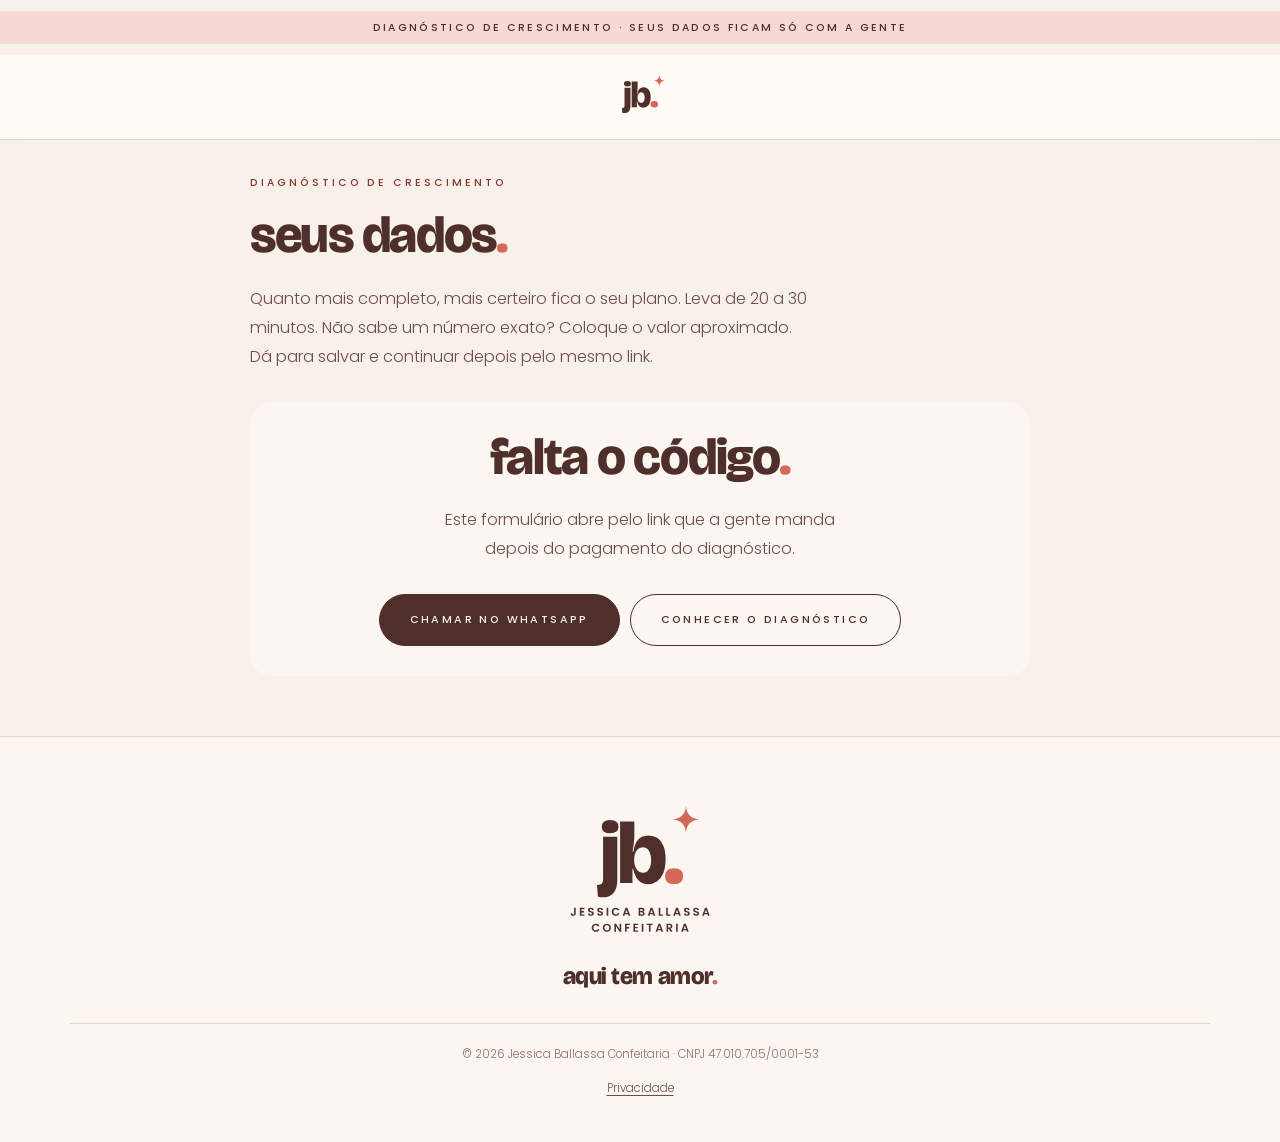
<file: diagnostico-dados.html>
<!doctype html>
<html lang="pt-BR" class="sem-js">
<head>
<meta charset="utf-8">
<meta name="viewport" content="width=device-width, initial-scale=1, viewport-fit=cover">
<title>Seus dados para o diagnóstico · Jessica Ballassa</title>
<meta name="robots" content="noindex, nofollow">
<meta name="theme-color" content="#F8F0EA">
<link rel="icon" href="assets/favicon-32.png" type="image/png">
<link rel="apple-touch-icon" href="assets/selo-180.png">
<link rel="preconnect" href="https://fonts.googleapis.com">
<link rel="preconnect" href="https://fonts.gstatic.com" crossorigin>
<link rel="preload" href="assets/fonts/bricolage-jb-800.woff2" as="font" type="font/woff2" crossorigin>
<link rel="stylesheet" href="https://fonts.googleapis.com/css2?family=Poppins:wght@300;400;500;600&display=swap">
<link rel="stylesheet" href="css/jb.css?v=44">
<link rel="stylesheet" href="css/parcerias.css?v=2">
<link rel="stylesheet" href="css/diagnostico.css?v=1">
</head>
<body>

<p class="faixa">Diagnóstico de crescimento · seus dados ficam só com a gente</p>

<header class="topo">
  <div class="wrap barra-topo">
    <span></span>
    <a class="logo" href="index.html" aria-label="Jessica Ballassa Confeitaria, página inicial">
      <img src="assets/logo-jb.svg" alt="Jessica Ballassa Confeitaria" width="1467" height="1315">
    </a>
    <span></span>
  </div>
</header>

<main id="pagina">
  <div class="wrap dados-wrap">

    <section class="dados-topo">
      <p class="eyebrow" id="codTopo">Diagnóstico de crescimento</p>
      <h1 class="h2" id="ola">seus <em>dados<span class="pt">.</span></em></h1>
      <p class="lead">Quanto mais completo, mais certeiro fica o seu plano. Leva de 20 a 30 minutos. Não sabe um número exato? Coloque o valor aproximado. Dá para salvar e continuar depois pelo mesmo link.</p>
      <ul class="dados-passos" id="passos"></ul>
    </section>

    <div class="aviso-cod hide" id="semCodigo">
      <h2 class="h2">falta o <em>código<span class="pt">.</span></em></h2>
      <p class="lead" id="semCodigoTx">Este formulário abre pelo link que a gente manda depois do pagamento do diagnóstico.</p>
      <div class="botoes">
        <a class="bt" id="semCodigoWhats" href="#" rel="noopener">Chamar no WhatsApp</a>
        <a class="bt linha" href="diagnostico.html">Conhecer o diagnóstico</a>
      </div>
    </div>

    <form id="formDados" class="hide" novalidate>

      <fieldset class="bloco" id="b1">
        <legend>1. Você e a loja</legend>
        <p class="ajuda">Para a gente conhecer quem está do outro lado.</p>
        <div class="linha2">
          <label class="campo" id="lb_nome">Seu nome <input name="nome" maxlength="80" autocomplete="name"></label>
          <label class="campo" id="lb_loja">Nome da loja <input name="loja" maxlength="80" autocomplete="organization"></label>
        </div>
        <div class="linha2">
          <label class="campo" id="lb_whats">WhatsApp <input name="whats" maxlength="20" inputmode="tel" autocomplete="tel" placeholder="(11) 99999-9999"></label>
          <label class="campo">Instagram da loja <input name="instagram" maxlength="60" placeholder="@sualoja" autocapitalize="off" spellcheck="false"></label>
        </div>
        <div class="linha2">
          <label class="campo" id="lb_bairro">Cidade e bairro <input name="bairro" maxlength="80" placeholder="Ex.: São Paulo, Bairro do Limão"></label>
          <label class="campo">Há quanto tempo vende <input name="tempo_loja" maxlength="60" placeholder="Ex.: 2 anos, desde 2023"></label>
        </div>
        <div class="linha2">
          <label class="campo">Onde produz
            <select name="onde_produz"><option value="">Escolha</option><option>Em casa</option><option>Ateliê ou cozinha própria</option><option>Loja com atendimento</option><option>Cozinha alugada ou compartilhada</option></select>
          </label>
          <label class="campo">Quem trabalha na loja <input name="equipe" maxlength="120" placeholder="Ex.: eu e minha mãe, 1 ajudante 3x por semana"></label>
        </div>
        <label class="campo">Dias e horários de funcionamento <input name="horarios" maxlength="160" placeholder="Ex.: terça a domingo, das 12h às 21h"></label>
      </fieldset>

      <fieldset class="bloco" id="b2">
        <legend>2. Onde você vende</legend>
        <p class="ajuda">Marque tudo o que usa hoje e cole os links das suas lojas nos apps.</p>
        <span class="grupo-tit">Canais</span>
        <div class="checks">
          <label><input type="checkbox" name="canais" value="iFood"> iFood</label>
          <label><input type="checkbox" name="canais" value="99Food"> 99Food</label>
          <label><input type="checkbox" name="canais" value="Keeta"> Keeta</label>
          <label><input type="checkbox" name="canais" value="WhatsApp ou Instagram"> WhatsApp ou Instagram</label>
          <label><input type="checkbox" name="canais" value="Site ou cardápio próprio"> Site ou cardápio próprio</label>
          <label><input type="checkbox" name="canais" value="Encomendas"> Encomendas</label>
          <label><input type="checkbox" name="canais" value="Feiras e eventos"> Feiras e eventos</label>
          <label><input type="checkbox" name="canais" value="Revenda em cafés e lojas"> Revenda em cafés e lojas</label>
        </div>
        <label class="campo">Links das suas lojas nos apps <textarea name="links_apps" rows="3" maxlength="800" placeholder="Cole um link por linha"></textarea></label>
        <label class="campo">Quanto cada canal pesa nas vendas <small>aproximado</small> <input name="peso_canais" maxlength="160" placeholder="Ex.: 99 50%, iFood 30%, Keeta 15%, WhatsApp 5%"></label>
      </fieldset>

      <fieldset class="bloco" id="b3">
        <legend>3. Seus números</legend>
        <p class="ajuda">Dos últimos três meses. Valor de venda é o total que o cliente pagou; valor recebido é o que caiu na sua conta.</p>
        <div class="linha3">
          <label class="campo" id="lb_venda_m1">Vendas mês 1 <input name="venda_m1" maxlength="30" inputmode="decimal" placeholder="R$"></label>
          <label class="campo">Vendas mês 2 <input name="venda_m2" maxlength="30" inputmode="decimal" placeholder="R$"></label>
          <label class="campo">Vendas mês 3 <input name="venda_m3" maxlength="30" inputmode="decimal" placeholder="R$"></label>
        </div>
        <div class="linha3">
          <label class="campo">Recebido mês 1 <input name="recebido_m1" maxlength="30" inputmode="decimal" placeholder="R$"></label>
          <label class="campo">Recebido mês 2 <input name="recebido_m2" maxlength="30" inputmode="decimal" placeholder="R$"></label>
          <label class="campo">Recebido mês 3 <input name="recebido_m3" maxlength="30" inputmode="decimal" placeholder="R$"></label>
        </div>
        <div class="linha3">
          <label class="campo" id="lb_pedidos_mes">Pedidos por mês <input name="pedidos_mes" maxlength="30" inputmode="numeric"></label>
          <label class="campo">Ticket médio <input name="ticket" maxlength="30" inputmode="decimal" placeholder="R$"></label>
          <label class="campo">Quais meses <input name="meses_ref" maxlength="40" placeholder="Ex.: ago, set, out"></label>
        </div>
        <div class="linha3">
          <label class="campo">Nota no iFood <input name="nota_ifood" maxlength="20" inputmode="decimal"></label>
          <label class="campo">Nota na 99Food <input name="nota_99" maxlength="20" inputmode="decimal"></label>
          <label class="campo">Nota na Keeta <input name="nota_keeta" maxlength="20" inputmode="decimal"></label>
        </div>
      </fieldset>

      <fieldset class="bloco" id="b4">
        <legend>4. Cardápio e preços</legend>
        <p class="ajuda">Seus produtos mais vendidos, até 8. O custo é quanto você gasta para fazer uma unidade, com ingredientes e embalagem. Se não sabe, deixe em branco que a gente estima.</p>
        <div class="produtos" id="produtos"></div>
        <button class="bt linha pequeno" type="button" id="maisProduto">Adicionar produto</button>
        <div class="linha2" style="margin-top:18px">
          <label class="campo">Já calculou custo ou ficha técnica?
            <select name="ficha"><option value="">Escolha</option><option>Sim, de todos</option><option>De alguns</option><option>Ainda não</option></select>
          </label>
          <label class="campo">Quantos produtos tem no cardápio <input name="qtd_cardapio" maxlength="20" inputmode="numeric"></label>
        </div>
      </fieldset>

      <fieldset class="bloco" id="b5">
        <legend>5. Promoções e anúncios</legend>
        <div class="linha2">
          <label class="campo">Promoções que usa hoje <textarea name="promocoes" rows="3" maxlength="800" placeholder="Ex.: 99 com 30% em tudo, iFood cupom de R$ 10, Keeta frete grátis"></textarea></label>
          <label class="campo">Anúncios pagos nos apps ou no Instagram <textarea name="anuncios" rows="3" maxlength="600" placeholder="Onde e quanto por mês"></textarea></label>
        </div>
      </fieldset>

      <fieldset class="bloco" id="b6">
        <legend>6. Custos do mês</legend>
        <p class="ajuda">Valores aproximados por mês.</p>
        <div class="linha3">
          <label class="campo">Aluguel <input name="c_aluguel" maxlength="30" inputmode="decimal" placeholder="R$"></label>
          <label class="campo">Luz, gás e água <input name="c_contas" maxlength="30" inputmode="decimal" placeholder="R$"></label>
          <label class="campo">Pessoas <input name="c_pessoas" maxlength="30" inputmode="decimal" placeholder="R$"></label>
        </div>
        <div class="linha3">
          <label class="campo">Imposto (MEI ou Simples) <input name="c_imposto" maxlength="30" inputmode="decimal" placeholder="R$"></label>
          <label class="campo">Outros fixos <input name="c_outros" maxlength="30" inputmode="decimal" placeholder="R$"></label>
          <label class="campo">Quanto você tira para você <input name="prolabore" maxlength="30" inputmode="decimal" placeholder="R$"></label>
        </div>
        <label class="campo">Empresa
          <select name="empresa"><option value="">Escolha</option><option>MEI</option><option>Simples Nacional</option><option>Ainda sem CNPJ</option><option>Não sei</option></select>
        </label>
      </fieldset>

      <fieldset class="bloco" id="b7">
        <legend>7. O que está pegando</legend>
        <span class="grupo-tit">Maiores dificuldades hoje</span>
        <div class="checks">
          <label><input type="checkbox" name="dores" value="Poucos pedidos"> Poucos pedidos</label>
          <label><input type="checkbox" name="dores" value="Vende mas não sobra"> Vende, mas não sobra</label>
          <label><input type="checkbox" name="dores" value="Não sei se o preço está certo"> Não sei se o preço está certo</label>
          <label><input type="checkbox" name="dores" value="Promoções demais"> Promoções demais</label>
          <label><input type="checkbox" name="dores" value="Falta tempo ou gente"> Falta tempo ou gente</label>
          <label><input type="checkbox" name="dores" value="Atraso ou falta de produto"> Atraso ou falta de produto</label>
          <label><input type="checkbox" name="dores" value="Fotos e cardápio"> Fotos e cardápio</label>
          <label><input type="checkbox" name="dores" value="Avaliações"> Avaliações</label>
          <label><input type="checkbox" name="dores" value="Organização financeira"> Organização financeira</label>
          <label><input type="checkbox" name="dores" value="Depender dos apps"> Depender dos apps</label>
        </div>
        <label class="campo" id="lb_dor_maior">Se pudesse resolver uma coisa só, qual seria? <textarea name="dor_maior" rows="3" maxlength="800"></textarea></label>
        <label class="campo">O que você já tentou <textarea name="ja_tentou" rows="3" maxlength="800"></textarea></label>
      </fieldset>

      <fieldset class="bloco" id="b8">
        <legend>8. Onde quer chegar</legend>
        <label class="campo" id="lb_meta">Sua meta para os próximos 3 a 6 meses <textarea name="meta" rows="3" maxlength="800" placeholder="Ex.: vender R$ 15 mil por mês, sobrar R$ 4 mil, contratar uma ajudante"></textarea></label>
        <label class="campo">Quantas horas por semana você consegue dedicar às mudanças <input name="horas_semana" maxlength="40"></label>
      </fieldset>

      <fieldset class="bloco" id="b9">
        <legend>9. Prints e chamada</legend>
        <p class="ajuda">Mande os prints dos relatórios financeiros dos apps dos últimos 30 a 90 dias, do seu cardápio e das promoções ativas. Pode ser uma pasta do Google Drive com o link aqui, ou por e-mail para <a id="lnkEmailDados" href="#"></a> com o seu código no assunto.</p>
        <label class="campo">Link da pasta com os prints <small>opcional</small> <input name="link_pasta" maxlength="300" placeholder="https://drive.google.com/..." autocapitalize="off" spellcheck="false"></label>
        <div class="checks">
          <label><input type="checkbox" name="prints_email" value="sim"> Vou mandar os prints por e-mail</label>
        </div>
        <label class="campo">Melhores dias e horários para a chamada com a Jessica <input name="horario_chamada" maxlength="160" placeholder="Ex.: terça ou quinta, de manhã"></label>
        <label class="campo">Mais alguma coisa que a gente precisa saber <small>opcional</small> <textarea name="obs" rows="3" maxlength="1200"></textarea></label>
        <div class="checks">
          <label id="lb_ok"><input type="checkbox" name="ok_dados" value="sim"> Autorizo o uso destes dados só para o meu diagnóstico.</label>
        </div>
      </fieldset>

      <p class="erro hide" id="erro" role="alert"></p>
      <div class="dados-acoes">
        <button class="bt linha" type="button" id="salvar">Salvar e continuar depois</button>
        <button class="bt" type="submit" id="enviar">Enviar para análise</button>
        <p class="salvo" id="salvo" aria-live="polite"></p>
      </div>
    </form>

    <div class="aviso-cod hide" id="feito" tabindex="-1">
      <p class="eyebrow" id="feitoCod"></p>
      <h2 class="h2">recebido, <em id="feitoNome"></em><span class="pt">.</span></h2>
      <p class="lead" id="feitoTx"></p>
      <div class="botoes">
        <a class="bt" id="feitoWhats" href="#" rel="noopener">Chamar no WhatsApp</a>
        <button class="bt linha" type="button" id="feitoEditar">Corrigir alguma coisa</button>
      </div>
    </div>

  </div>
</main>

<footer class="rodape">
  <div class="wrap">
    <img class="marca" src="assets/logo-jb-nome.svg" alt="Jessica Ballassa Confeitaria" width="1709" height="1552">
    <p class="lema">aqui tem amor<span class="pt">.</span></p>
    <div class="fim"><span>© 2026 Jessica Ballassa Confeitaria · CNPJ <span id="rodCnpj"></span></span><span><a href="privacidade.html">Privacidade</a></span></div>
  </div>
</footer>

<div class="toast" id="toast" role="status" aria-live="polite"></div>

<script src="js/config.js?v=56"></script>
<script src="js/comum.js?v=45"></script>
<script src="js/diagnostico-dados.js?v=1"></script>
</body>
</html>
</file>
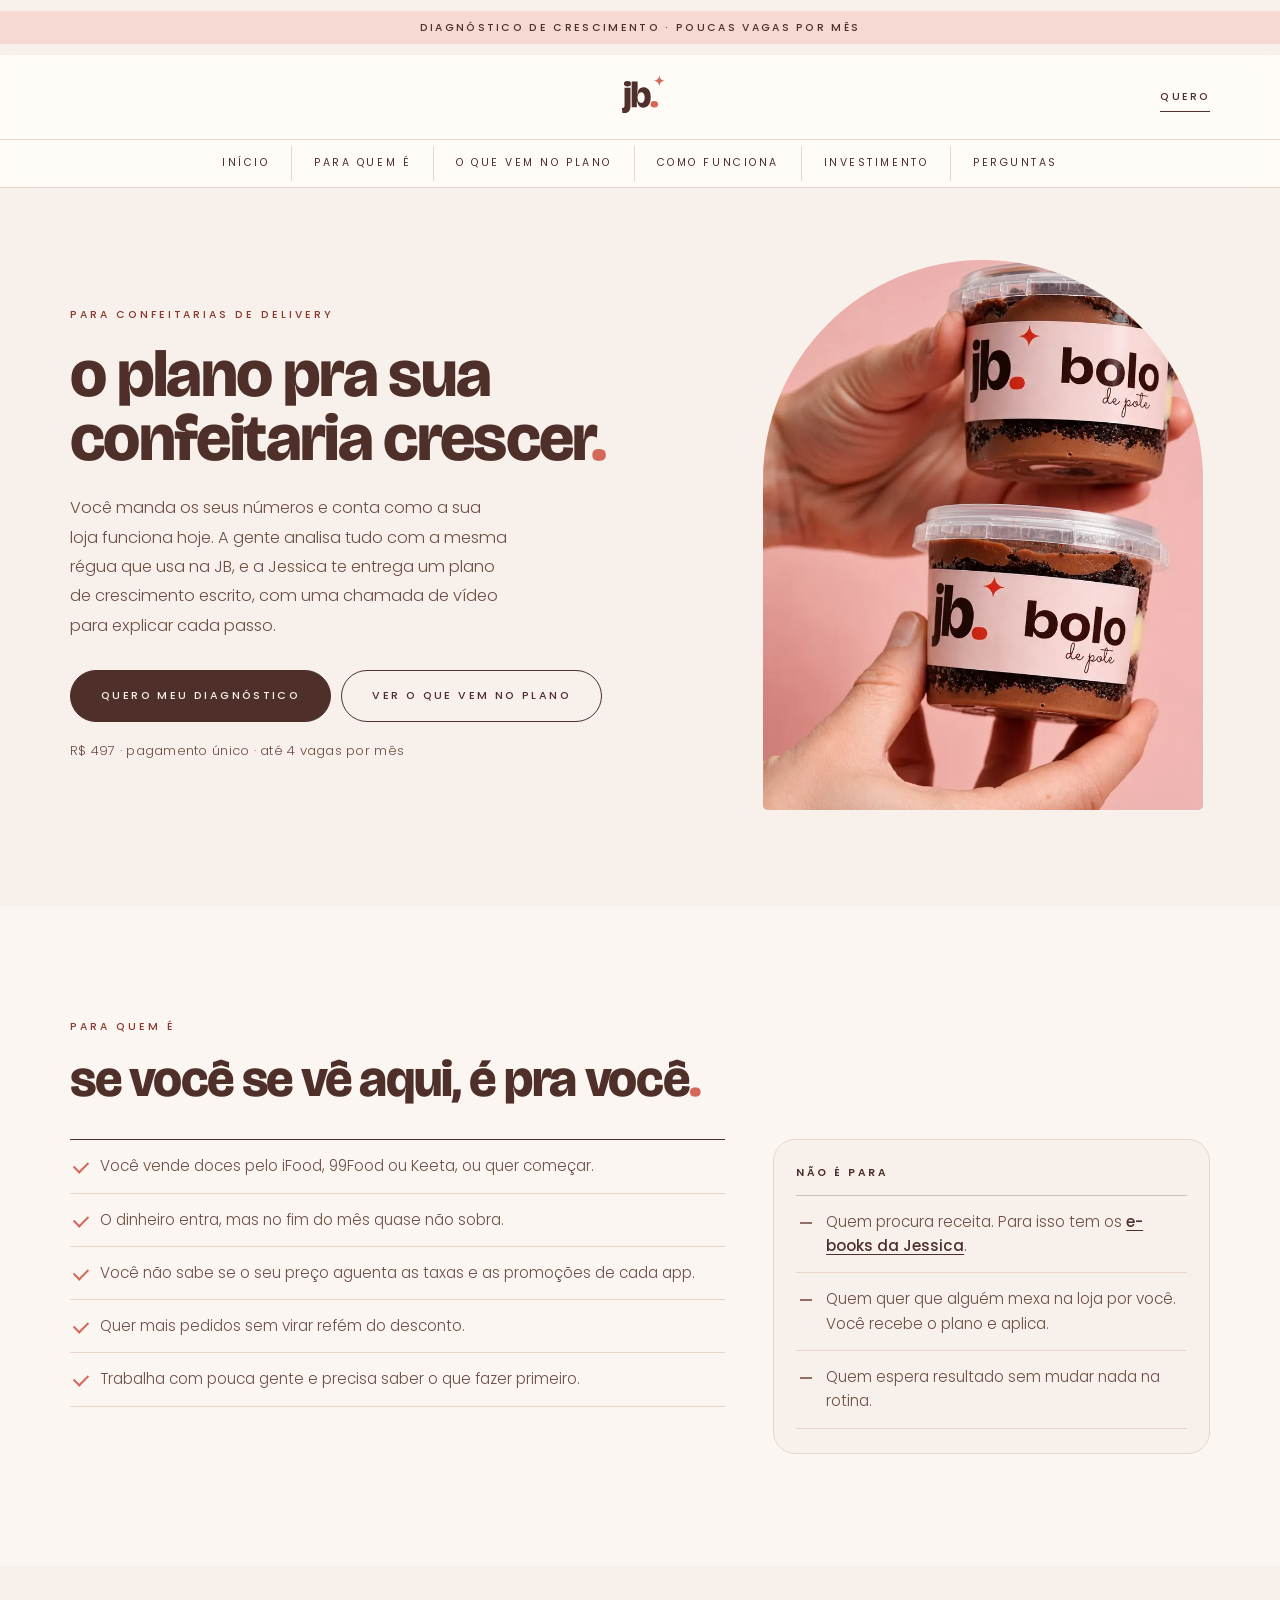
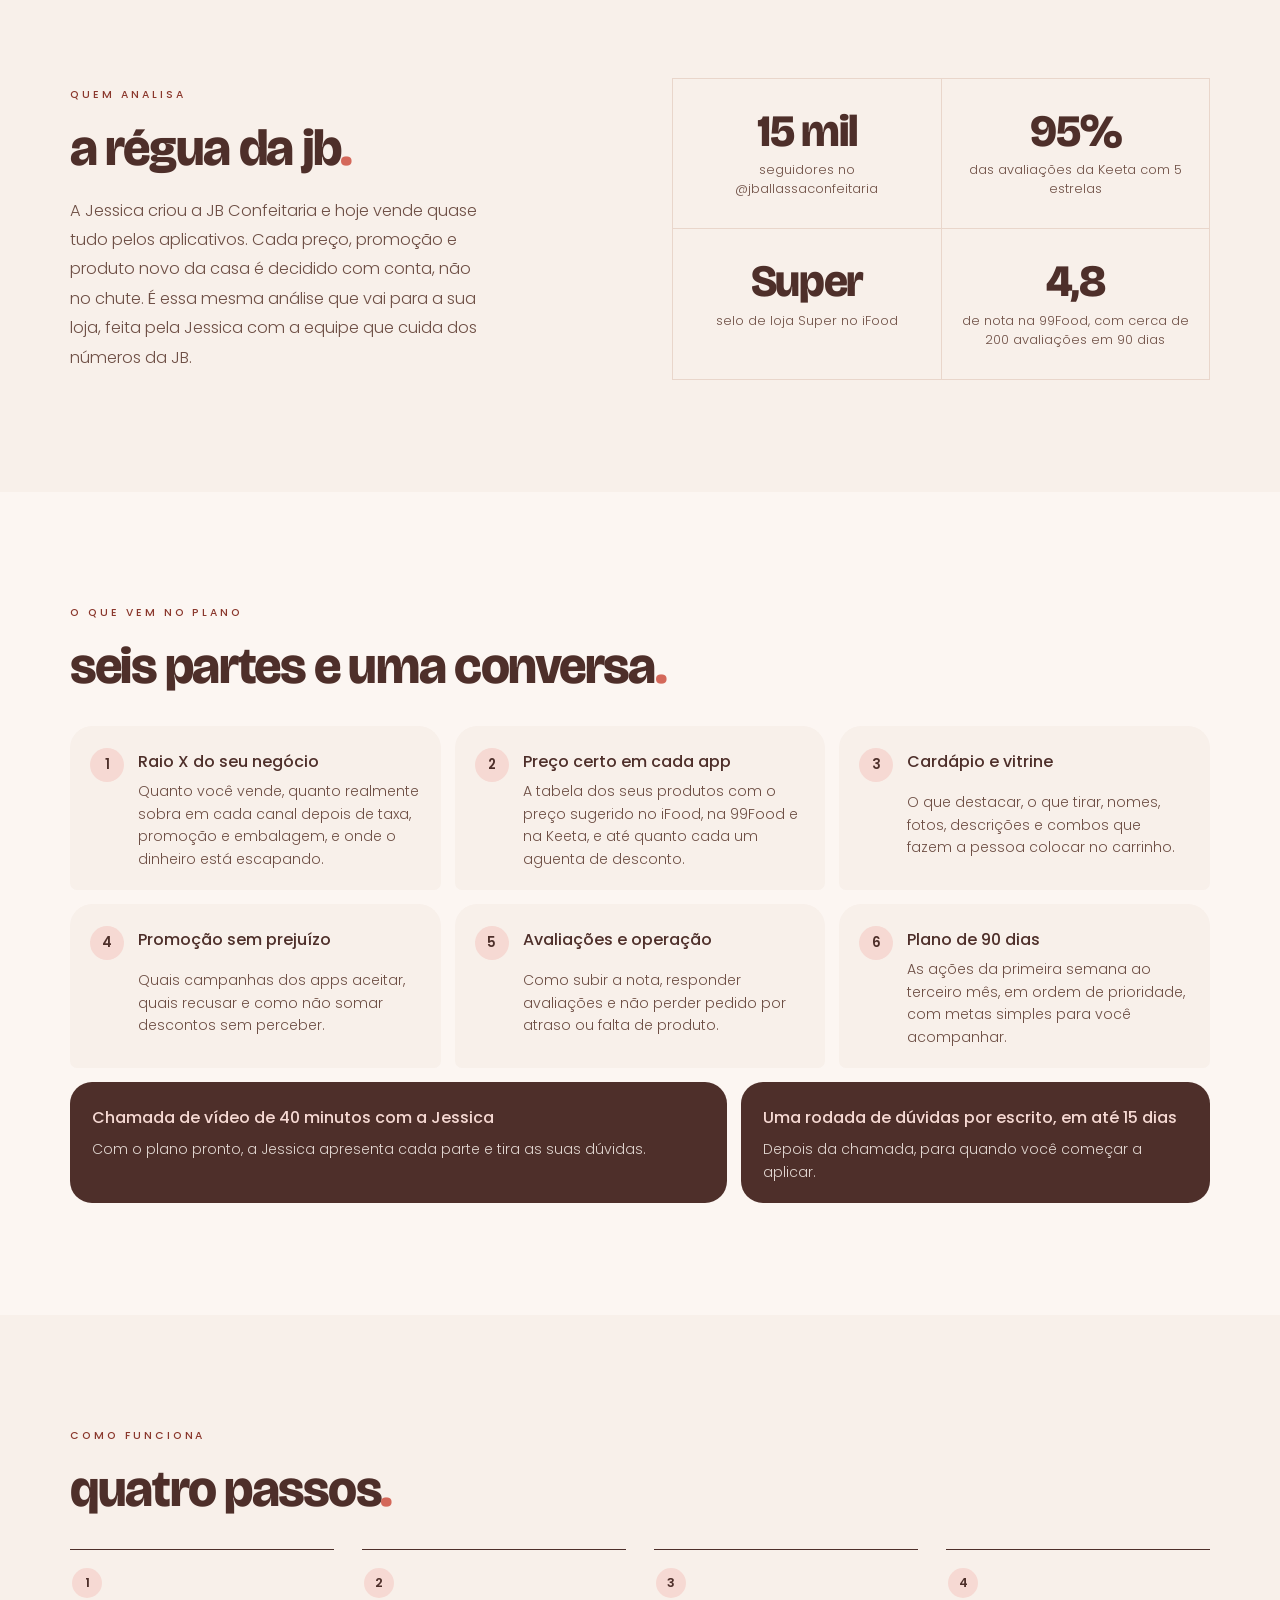
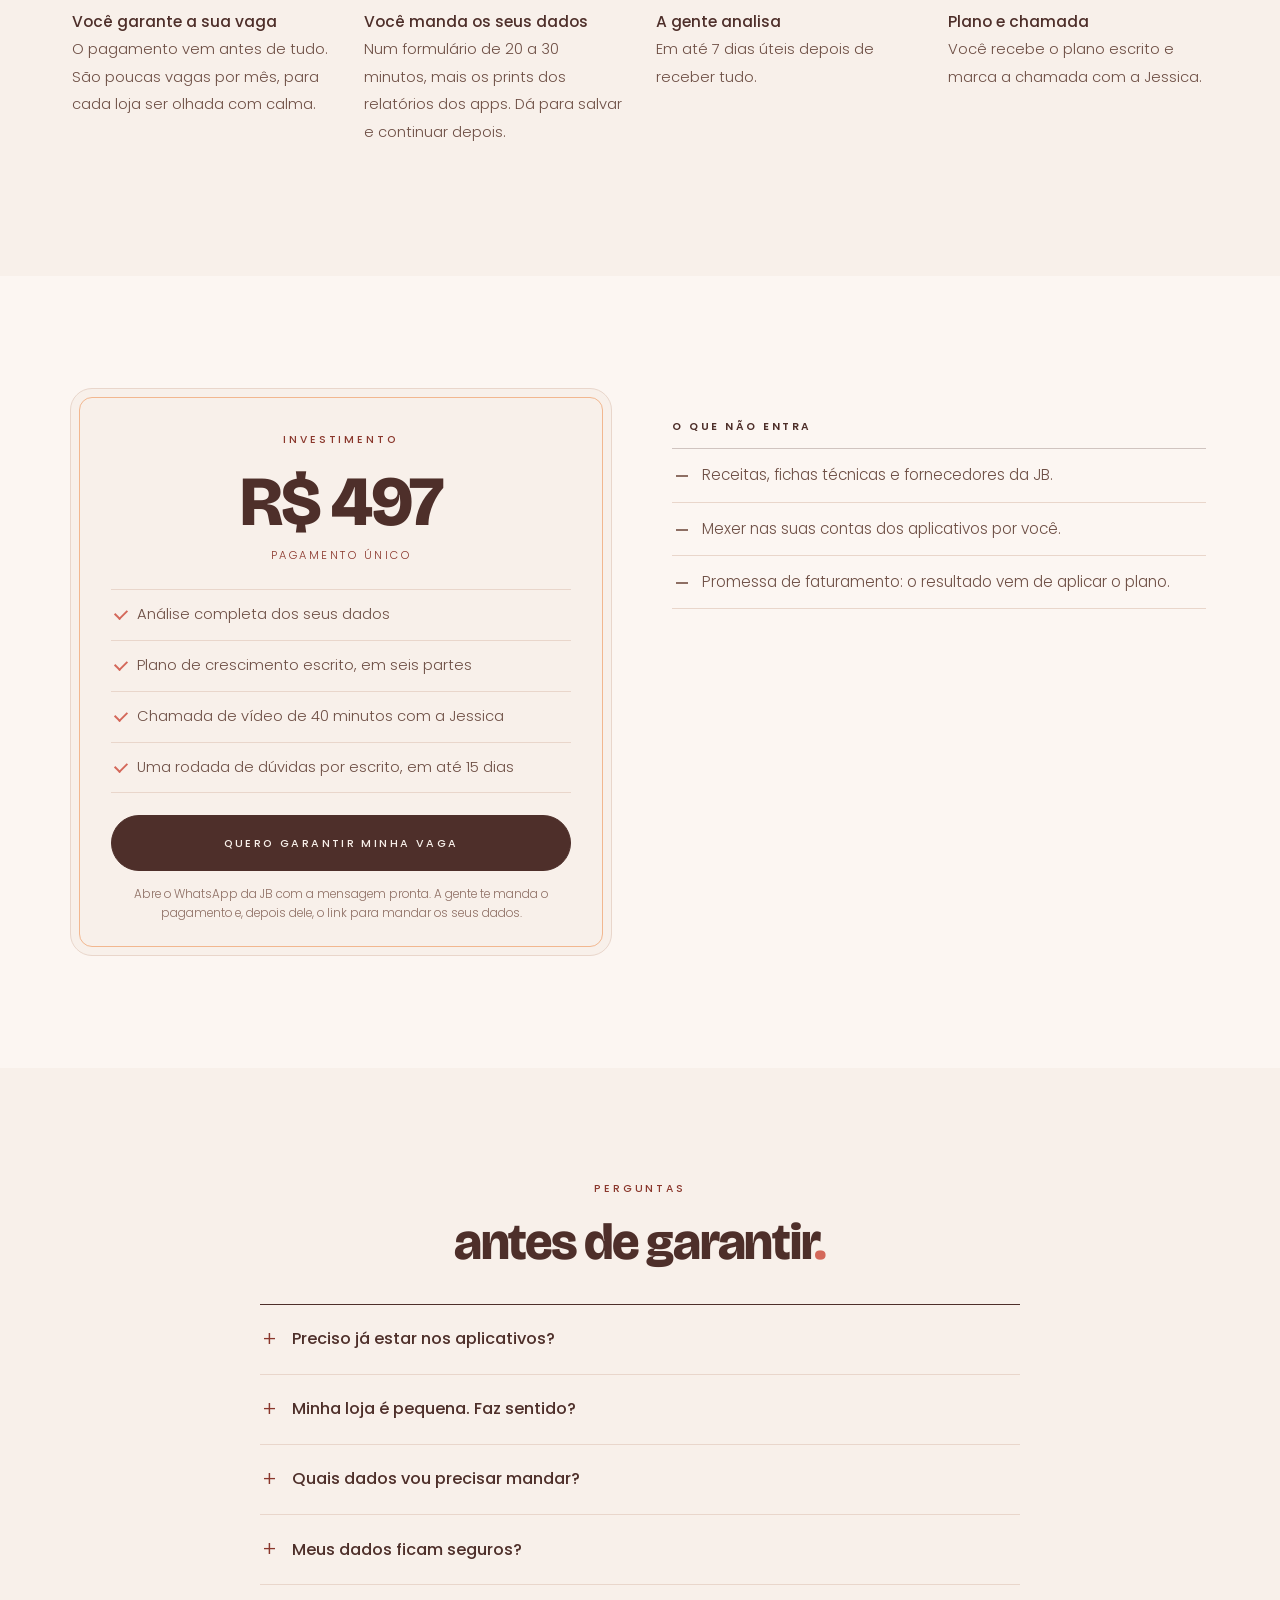
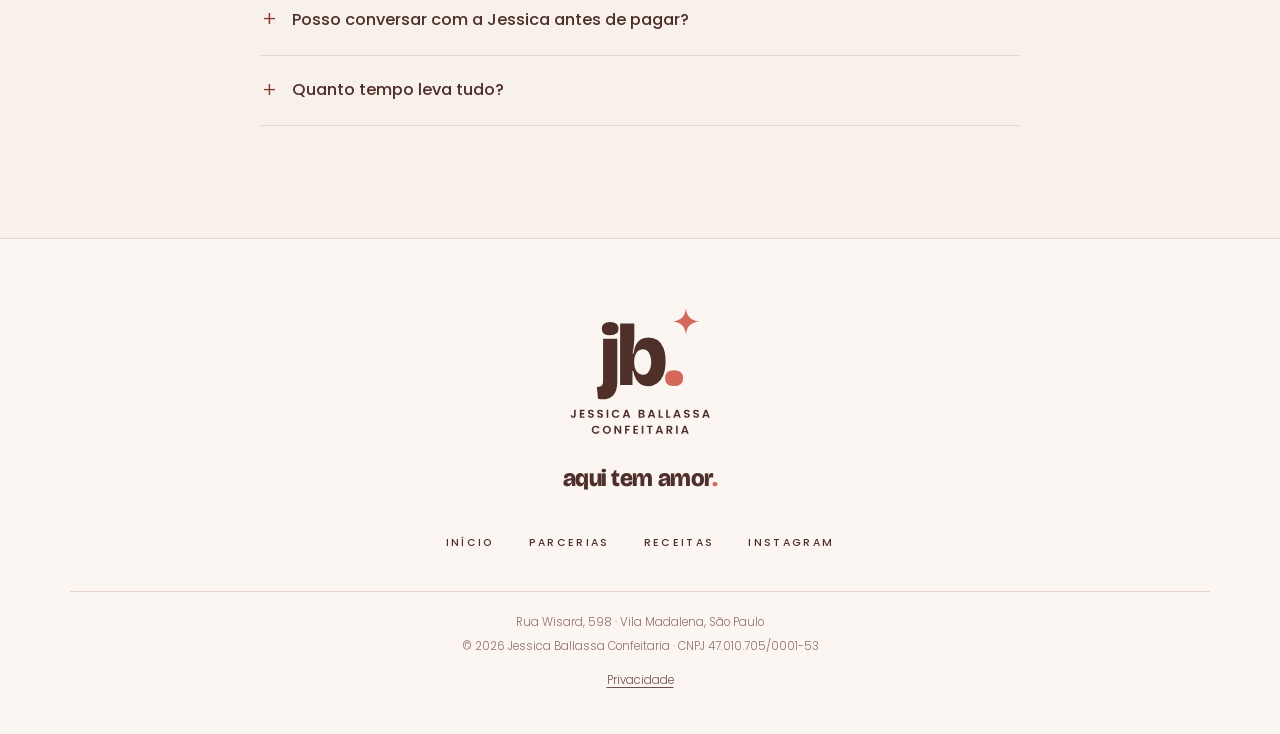
<file: diagnostico.html>
<!doctype html>
<html lang="pt-BR" class="sem-js">
<head>
<meta charset="utf-8">
<meta name="viewport" content="width=device-width, initial-scale=1, viewport-fit=cover">
<title>Diagnóstico de crescimento para confeitarias · Jessica Ballassa</title>
<meta name="description" content="Para confeitarias de delivery: você manda seus números, a gente analisa com a régua da JB e a Jessica entrega um plano de crescimento escrito, com uma chamada de vídeo.">
<meta name="theme-color" content="#F8F0EA">
<meta property="og:title" content="Diagnóstico de crescimento para confeitarias · Jessica Ballassa">
<meta property="og:description" content="Preço certo em cada app, promoção sem prejuízo, cardápio que vende e um plano de 90 dias, com uma chamada com a Jessica.">
<meta property="og:image" content="https://jballassa.github.io/assets/og.jpg">
<meta property="og:type" content="website">
<meta property="og:url" content="https://jballassa.github.io/diagnostico.html">
<meta property="og:locale" content="pt_BR">
<meta name="twitter:card" content="summary_large_image">
<link rel="canonical" href="https://jballassa.github.io/diagnostico.html">
<link rel="icon" href="assets/favicon-32.png" type="image/png">
<link rel="apple-touch-icon" href="assets/selo-180.png">
<link rel="preconnect" href="https://fonts.googleapis.com">
<link rel="preconnect" href="https://fonts.gstatic.com" crossorigin>
<link rel="preload" href="assets/fonts/bricolage-jb-800.woff2" as="font" type="font/woff2" crossorigin>
<link rel="stylesheet" href="https://fonts.googleapis.com/css2?family=Poppins:wght@300;400;500;600&display=swap">
<link rel="stylesheet" href="css/jb.css?v=44">
<link rel="stylesheet" href="css/parcerias.css?v=2">
<link rel="stylesheet" href="css/diagnostico.css?v=1">
</head>
<body>

<p class="faixa">Diagnóstico de crescimento · poucas vagas por mês</p>

<header class="topo">
  <div class="wrap barra-topo">
    <button class="menu-bt" id="menuBt" type="button" aria-expanded="false" aria-controls="menu" aria-label="Abrir o menu"><i></i></button>
    <a class="logo" href="index.html" aria-label="Jessica Ballassa Confeitaria, página inicial">
      <img src="assets/logo-jb.svg" alt="Jessica Ballassa Confeitaria" width="1467" height="1315">
    </a>
    <a class="pedir" href="#garantir">Quero</a>
  </div>
  <nav class="nav-fios" aria-label="Seções">
    <a href="index.html">Início</a>
    <a href="#para-quem">Para quem é</a>
    <a href="#plano">O que vem no plano</a>
    <a href="#como">Como funciona</a>
    <a href="#garantir">Investimento</a>
    <a href="#perguntas">Perguntas</a>
  </nav>
</header>
<nav class="menu hide" id="menu" aria-label="Menu">
  <a href="index.html">Início <small>a confeitaria</small></a>
  <a href="#para-quem">Para quem é <small>confeitaria de delivery</small></a>
  <a href="#plano">O que vem no plano <small>seis partes e a chamada</small></a>
  <a href="#como">Como funciona <small>quatro passos</small></a>
  <a href="#garantir">Investimento <small>vagas do mês</small></a>
  <a href="#perguntas">Perguntas <small>dados, prazo, chamada</small></a>
</nav>

<main id="pagina">

  <section class="parc-heroi">
    <div class="wrap grade-parc">
      <div class="surge">
        <p class="eyebrow">Para confeitarias de delivery</p>
        <h1 class="display">o plano pra sua confeitaria <em>crescer<span class="pt">.</span></em></h1>
        <p class="lead">Você manda os seus números e conta como a sua loja funciona hoje. A gente analisa tudo com a mesma régua que usa na JB, e a Jessica te entrega um plano de crescimento escrito, com uma chamada de vídeo para explicar cada passo.</p>
        <div class="botoes">
          <a class="bt" href="#garantir" id="btHeroiQuero">Quero meu diagnóstico</a>
          <a class="bt linha" href="#plano" id="btHeroiPlano">Ver o que vem no plano</a>
        </div>
        <p class="diag-preco-mini" id="precoMini"></p>
      </div>
      <figure class="parc-foto surge">
        <picture><source type="image/webp" srcset="assets/fotos/bolo-de-pote-jb-480.webp 480w, assets/fotos/bolo-de-pote-jb-800.webp 800w, assets/fotos/bolo-de-pote-jb.webp 900w" sizes="(min-width:960px) 42vw, 92vw"><img src="assets/fotos/bolo-de-pote-jb.jpg" srcset="assets/fotos/bolo-de-pote-jb-480.jpg 480w, assets/fotos/bolo-de-pote-jb-800.jpg 800w, assets/fotos/bolo-de-pote-jb.jpg 900w" sizes="(min-width:960px) 42vw, 92vw" alt="Duas mãos segurando dois bolos de pote com a etiqueta jb. bolo de pote, sobre fundo rosa" width="900" height="1125" fetchpriority="high"></picture>
        <span class="brilho" aria-hidden="true"></span>
      </figure>
    </div>
  </section>

  <section class="secao creme" id="para-quem">
    <div class="wrap">
      <p class="eyebrow">Para quem é</p>
      <h2 class="h2">se você se vê aqui, <em>é pra você<span class="pt">.</span></em></h2>
      <div class="diag-duas">
        <ul class="diag-lista sim">
          <li>Você vende doces pelo iFood, 99Food ou Keeta, ou quer começar.</li>
          <li>O dinheiro entra, mas no fim do mês quase não sobra.</li>
          <li>Você não sabe se o seu preço aguenta as taxas e as promoções de cada app.</li>
          <li>Quer mais pedidos sem virar refém do desconto.</li>
          <li>Trabalha com pouca gente e precisa saber o que fazer primeiro.</li>
        </ul>
        <div class="diag-nao">
          <p class="mini-tit">Não é para</p>
          <ul class="diag-lista nao">
            <li>Quem procura receita. Para isso tem os <a href="loja.html">e-books da Jessica</a>.</li>
            <li>Quem quer que alguém mexa na loja por você. Você recebe o plano e aplica.</li>
            <li>Quem espera resultado sem mudar nada na rotina.</li>
          </ul>
        </div>
      </div>
    </div>
  </section>

  <section class="secao" id="quem">
    <div class="wrap grade-quem">
      <div>
        <p class="eyebrow">Quem analisa</p>
        <h2 class="h2">a régua <em>da JB<span class="pt">.</span></em></h2>
        <p class="lead">A Jessica criou a JB Confeitaria e hoje vende quase tudo pelos aplicativos. Cada preço, promoção e produto novo da casa é decidido com conta, não no chute. É essa mesma análise que vai para a sua loja, feita pela Jessica com a equipe que cuida dos números da JB.</p>
      </div>
      <ul class="numeros" id="numerosLista"></ul>
    </div>
  </section>

  <section class="secao creme" id="plano">
    <div class="wrap">
      <p class="eyebrow">O que vem no plano</p>
      <h2 class="h2">seis partes e <em>uma conversa<span class="pt">.</span></em></h2>
      <ol class="diag-partes">
        <li><i>1</i><b>Raio X do seu negócio</b><span>Quanto você vende, quanto realmente sobra em cada canal depois de taxa, promoção e embalagem, e onde o dinheiro está escapando.</span></li>
        <li><i>2</i><b>Preço certo em cada app</b><span>A tabela dos seus produtos com o preço sugerido no iFood, na 99Food e na Keeta, e até quanto cada um aguenta de desconto.</span></li>
        <li><i>3</i><b>Cardápio e vitrine</b><span>O que destacar, o que tirar, nomes, fotos, descrições e combos que fazem a pessoa colocar no carrinho.</span></li>
        <li><i>4</i><b>Promoção sem prejuízo</b><span>Quais campanhas dos apps aceitar, quais recusar e como não somar descontos sem perceber.</span></li>
        <li><i>5</i><b>Avaliações e operação</b><span>Como subir a nota, responder avaliações e não perder pedido por atraso ou falta de produto.</span></li>
        <li><i>6</i><b>Plano de 90 dias</b><span>As ações da primeira semana ao terceiro mês, em ordem de prioridade, com metas simples para você acompanhar.</span></li>
      </ol>
      <div class="diag-extra">
        <div><b id="txChamada">Chamada de vídeo com a Jessica</b><span>Com o plano pronto, a Jessica apresenta cada parte e tira as suas dúvidas.</span></div>
        <div><b id="txDuvidas">Uma rodada de dúvidas por escrito</b><span>Depois da chamada, para quando você começar a aplicar.</span></div>
      </div>
    </div>
  </section>

  <section class="secao" id="como">
    <div class="wrap">
      <p class="eyebrow">Como funciona</p>
      <h2 class="h2">quatro <em>passos<span class="pt">.</span></em></h2>
      <ol class="passos-parc">
        <li><i>1</i><div><b>Você garante a sua vaga</b><span>O pagamento vem antes de tudo. São poucas vagas por mês, para cada loja ser olhada com calma.</span></div></li>
        <li><i>2</i><div><b>Você manda os seus dados</b><span>Num formulário de 20 a 30 minutos, mais os prints dos relatórios dos apps. Dá para salvar e continuar depois.</span></div></li>
        <li><i>3</i><div><b>A gente analisa</b><span id="txPrazo">Em até 7 dias úteis depois de receber tudo.</span></div></li>
        <li><i>4</i><div><b>Plano e chamada</b><span>Você recebe o plano escrito e marca a chamada com a Jessica.</span></div></li>
      </ol>
    </div>
  </section>

  <section class="secao creme" id="garantir">
    <div class="wrap diag-oferta">
      <div class="diag-cartao">
        <p class="eyebrow">Investimento</p>
        <p class="diag-valor" id="precoGrande"></p>
        <p class="diag-pag">pagamento único</p>
        <ul class="diag-inclui">
          <li>Análise completa dos seus dados</li>
          <li>Plano de crescimento escrito, em seis partes</li>
          <li id="incChamada">Chamada de vídeo com a Jessica</li>
          <li id="incDuvidas">Uma rodada de dúvidas por escrito</li>
        </ul>
        <a class="bt cheio" href="#" id="btGarantir" rel="noopener">Quero garantir minha vaga</a>
        <p class="letra" id="txGarantir"></p>
      </div>
      <div class="diag-fora">
        <p class="mini-tit">O que não entra</p>
        <ul class="diag-lista nao">
          <li>Receitas, fichas técnicas e fornecedores da JB.</li>
          <li>Mexer nas suas contas dos aplicativos por você.</li>
          <li>Promessa de faturamento: o resultado vem de aplicar o plano.</li>
        </ul>
      </div>
    </div>
  </section>

  <section class="secao" id="perguntas">
    <div class="wrap">
      <p class="eyebrow centro">Perguntas</p>
      <h2 class="h2 centro">antes de <em>garantir<span class="pt">.</span></em></h2>
      <div class="perguntas">
        <details><summary>Preciso já estar nos aplicativos?</summary><p>O ideal é que sim, porque a análise usa os seus números. Se você ainda não está, o plano mostra como entrar com preço certo desde o primeiro dia.</p></details>
        <details><summary>Minha loja é pequena. Faz sentido?</summary><p>Faz. O diagnóstico foi pensado para loja pequena, que trabalha com pouca gente e precisa saber o que fazer primeiro.</p></details>
        <details><summary>Quais dados vou precisar mandar?</summary><p>Faturamento e pedidos dos últimos meses, preços e custos dos seus principais produtos, promoções que você usa e os prints dos relatórios financeiros dos apps. O formulário mostra tudo passo a passo, e você pode salvar e continuar depois.</p></details>
        <details><summary>Meus dados ficam seguros?</summary><p>Ficam. Só a Jessica e a equipe que faz a análise veem o que você manda, e nada é usado para outra coisa além do seu diagnóstico.</p></details>
        <details><summary>Posso conversar com a Jessica antes de pagar?</summary><p>Para atender cada loja com cuidado, a conversa com a Jessica acontece depois da análise, já com o seu plano pronto. Dúvida sobre o diagnóstico em si? Chama no WhatsApp que a equipe responde.</p></details>
        <details><summary>Quanto tempo leva tudo?</summary><p id="txPergPrazo">Depois que você manda os dados completos, a análise leva até 7 dias úteis. Em seguida vêm o plano e a chamada.</p></details>
      </div>
    </div>
  </section>
</main>

<footer class="rodape">
  <div class="wrap">
    <img class="marca" src="assets/logo-jb-nome.svg" alt="Jessica Ballassa Confeitaria" width="1709" height="1552">
    <p class="lema">aqui tem amor<span class="pt">.</span></p>
    <nav aria-label="Rodapé">
      <a href="index.html">Início</a>
      <a href="parcerias.html">Parcerias</a>
      <a href="loja.html">Receitas</a>
      <a href="#" id="rodInsta" rel="noopener">Instagram</a>
    </nav>
    <div class="fim"><span id="rodEnd"></span><span>© 2026 Jessica Ballassa Confeitaria · CNPJ <span id="rodCnpj"></span></span><span><a href="privacidade.html">Privacidade</a></span></div>
  </div>
</footer>

<div class="toast" id="toast" role="status" aria-live="polite"></div>

<script src="js/config.js?v=56"></script>
<script src="js/comum.js?v=45"></script>
<script src="js/diagnostico.js?v=1"></script>
</body>
</html>
</file>
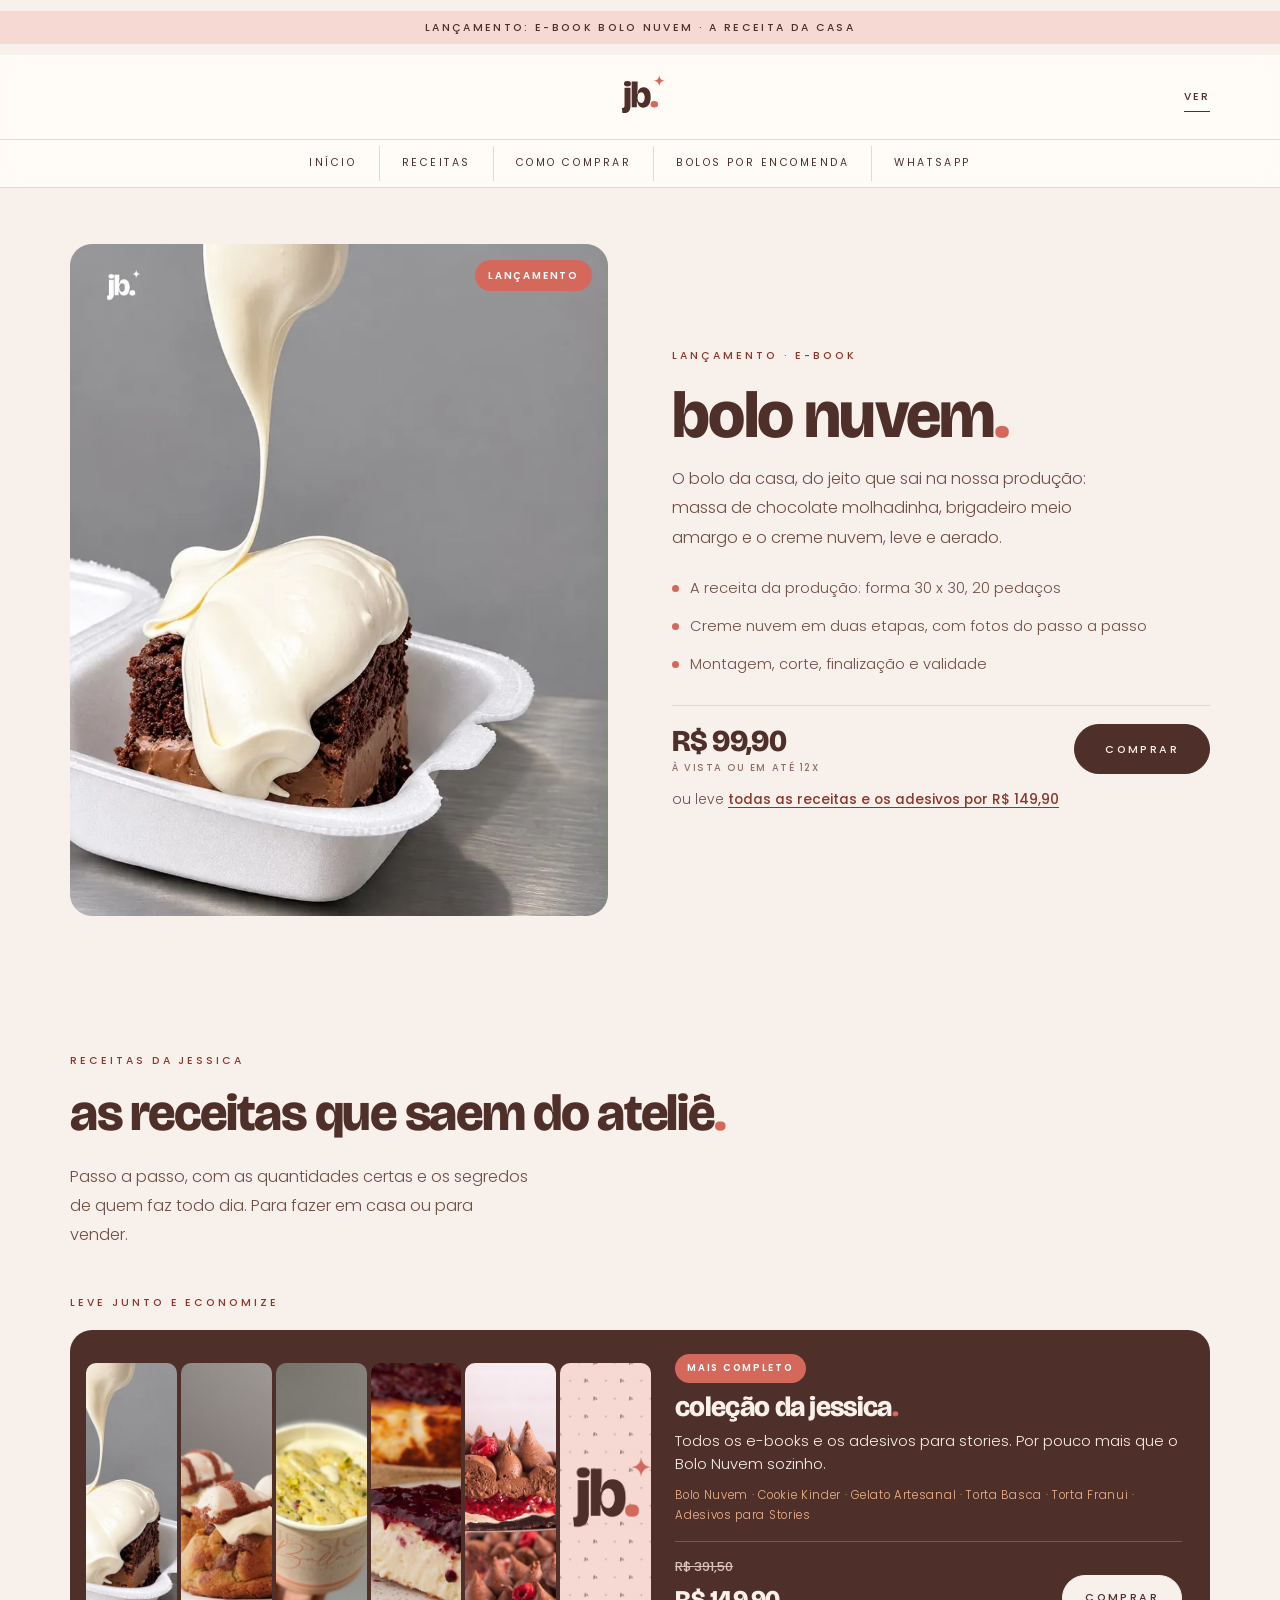
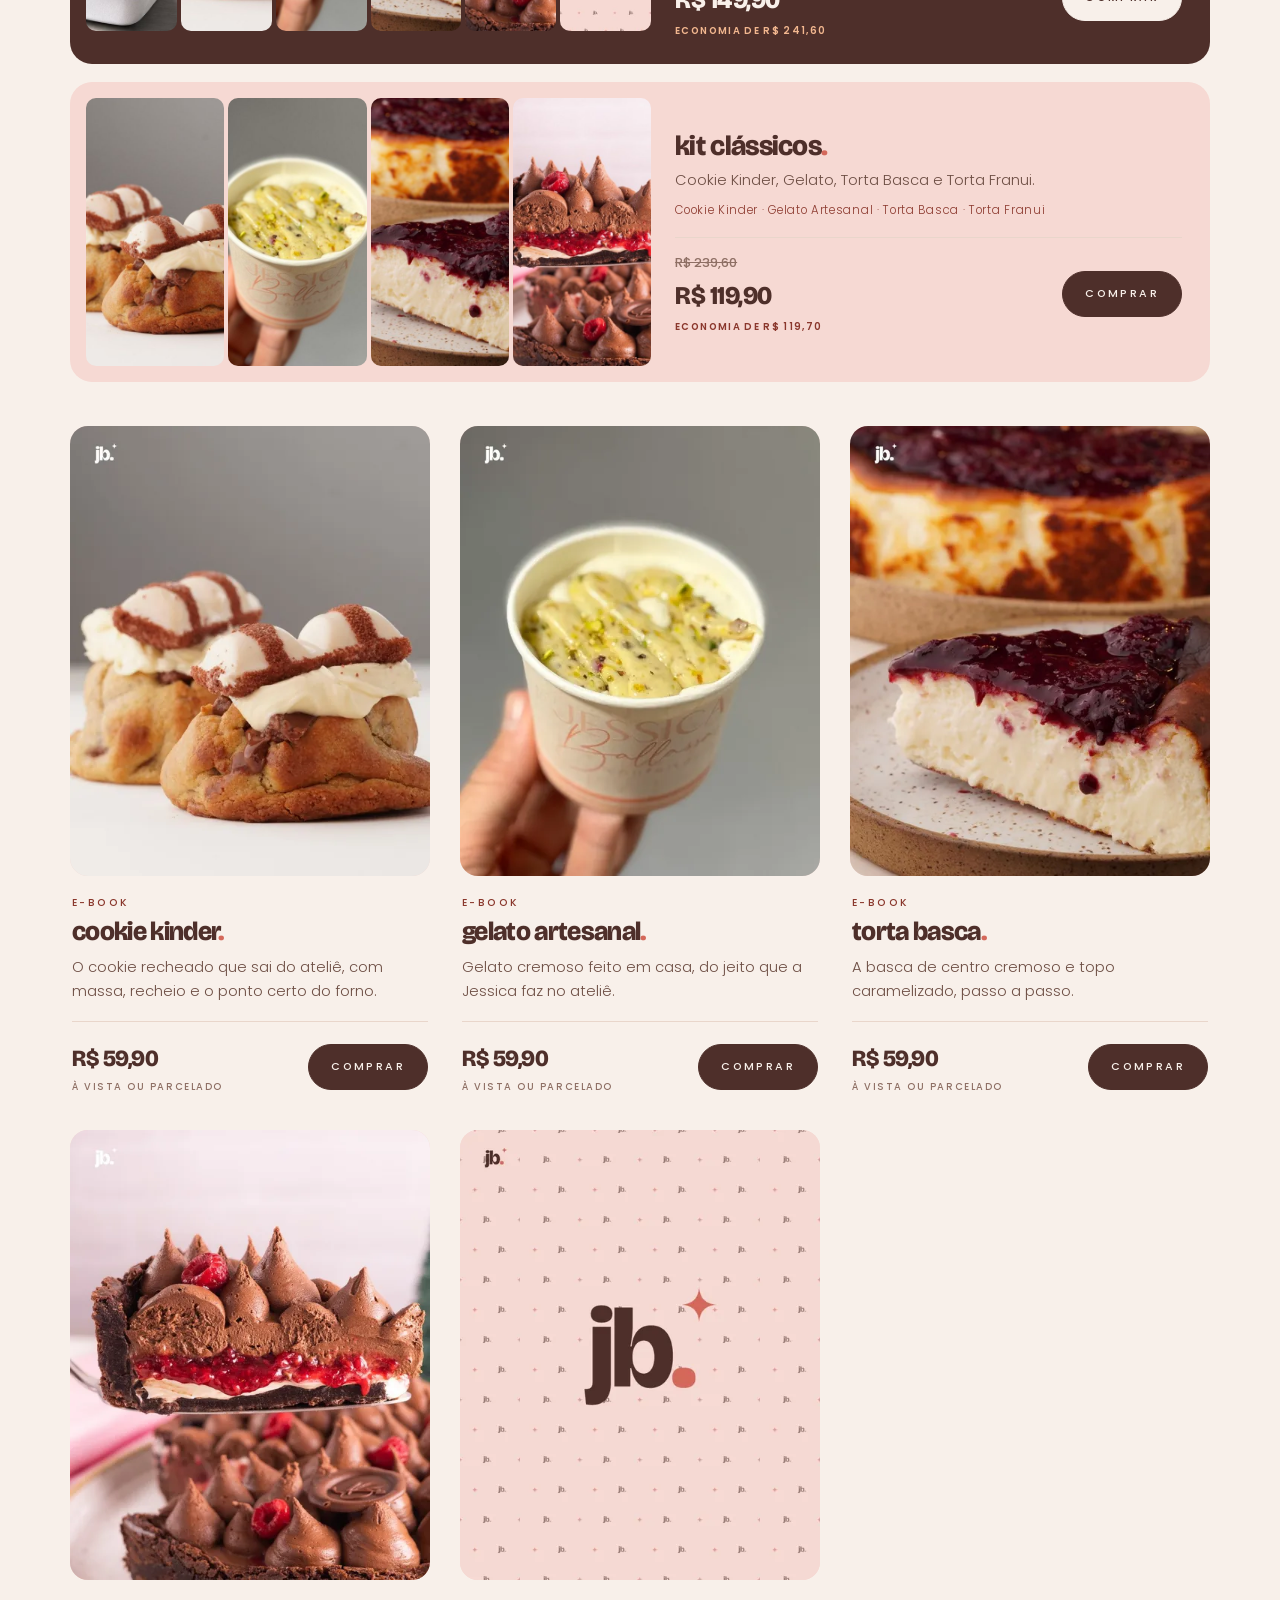
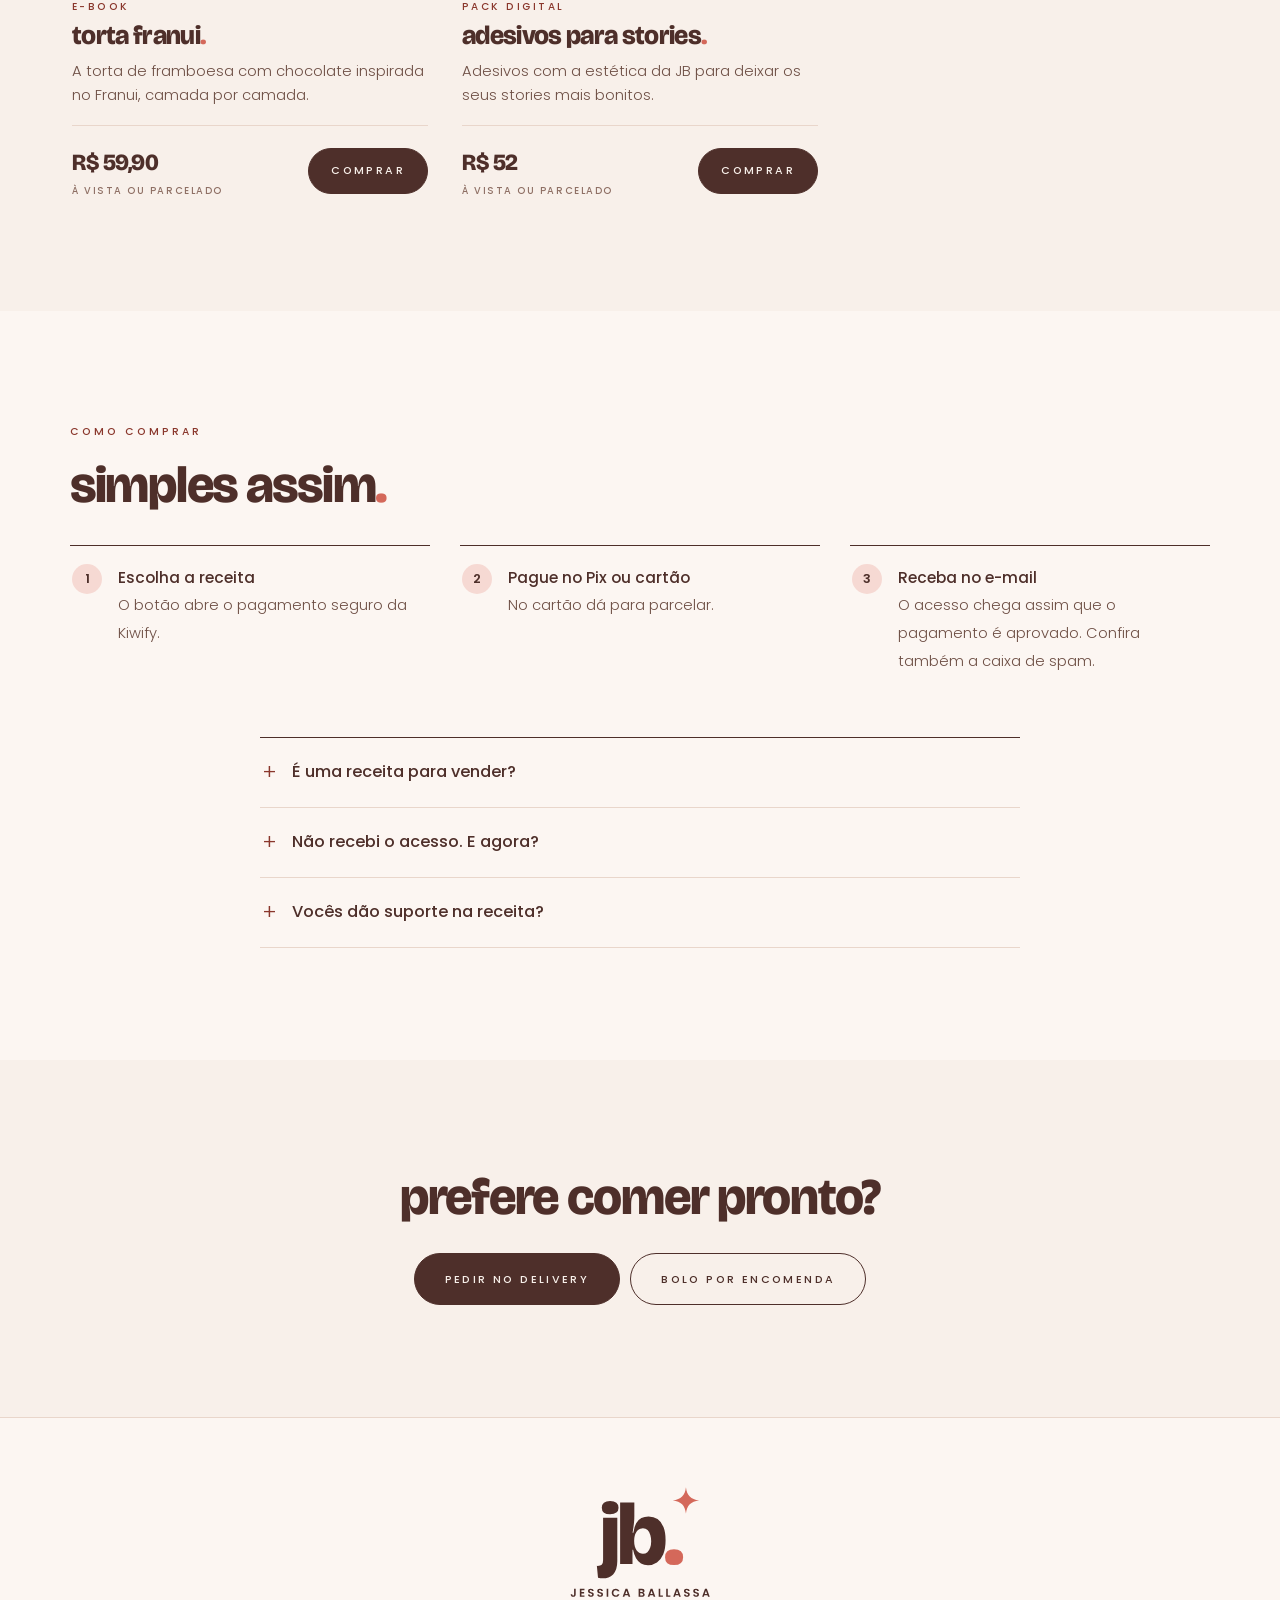
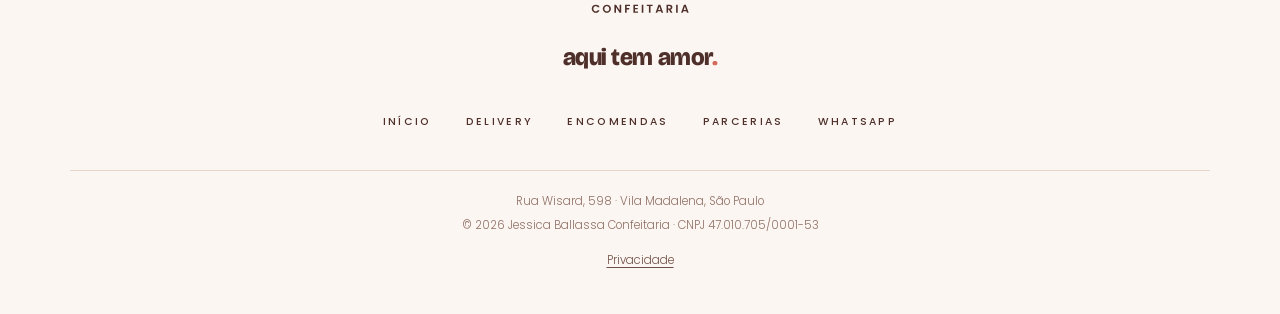
<file: loja.html>
<!doctype html>
<html lang="pt-BR" class="sem-js">
<head>
<meta charset="utf-8">
<meta name="viewport" content="width=device-width, initial-scale=1, viewport-fit=cover">
<title>Receitas da Jessica · Jessica Ballassa</title>
<meta name="description" content="E-books com as receitas da Jessica Ballassa: bolo nuvem, cookie Kinder, gelato, torta basca, torta Franui e adesivos para stories. Pagamento no Pix ou cartão, acesso na hora.">
<meta name="theme-color" content="#F8F0EA">
<meta property="og:title" content="Receitas da Jessica · Jessica Ballassa Confeitaria">
<meta property="og:description" content="As receitas que saem do ateliê, passo a passo, para fazer em casa ou vender.">
<meta property="og:image" content="https://jballassa.github.io/assets/loja/nuvem-capa.jpg">
<meta property="og:type" content="website">
<meta property="og:url" content="https://jballassa.github.io/loja.html">
<meta property="og:locale" content="pt_BR">
<meta name="twitter:card" content="summary_large_image">
<link rel="canonical" href="https://jballassa.github.io/loja.html">
<link rel="icon" href="assets/favicon-32.png" type="image/png">
<link rel="apple-touch-icon" href="assets/selo-180.png">
<link rel="preconnect" href="https://fonts.googleapis.com">
<link rel="preconnect" href="https://fonts.gstatic.com" crossorigin>
<link rel="preload" href="assets/fonts/bricolage-jb-800.woff2" as="font" type="font/woff2" crossorigin>
<link rel="stylesheet" href="https://fonts.googleapis.com/css2?family=Poppins:wght@300;400;500;600&display=swap">
<link rel="stylesheet" href="css/jb.css?v=44">
<link rel="stylesheet" href="css/loja.css?v=47">
</head>
<body>

<p class="faixa"><a class="faixa-link" href="#nuvem">Lançamento: e-book Bolo Nuvem · a receita da casa</a></p>

<header class="topo">
  <div class="wrap barra-topo">
    <button class="menu-bt" id="menuBt" type="button" aria-expanded="false" aria-controls="menu" aria-label="Abrir o menu"><i></i></button>
    <a class="logo" href="index.html" aria-label="Jessica Ballassa Confeitaria, página inicial">
      <img src="assets/logo-jb.svg" alt="Jessica Ballassa Confeitaria" width="1467" height="1315">
    </a>
    <a class="pedir" href="#receitas">Ver</a>
  </div>
  <nav class="nav-fios" aria-label="Seções">
    <a href="index.html">Início</a>
    <a href="#receitas">Receitas</a>
    <a href="#como">Como comprar</a>
    <a href="bolos.html">Bolos por encomenda</a>
    <a href="#" id="navWhats" rel="noopener">WhatsApp</a>
  </nav>
</header>
<nav class="menu hide" id="menu" aria-label="Menu">
  <a href="index.html">Início <small>a confeitaria</small></a>
  <a href="#receitas">Receitas <small>e-books e adesivos</small></a>
  <a href="#como">Como comprar <small>pagamento e acesso</small></a>
  <a href="bolos.html">Bolos por encomenda <small>monte o seu</small></a>
  <span class="fio" aria-hidden="true"></span>
  <a href="#" id="menuWhats">WhatsApp <small>(11) 91770-3998</small></a>
</nav>

<main id="pagina">

  <section class="lancamento" id="nuvem" aria-labelledby="lancTitulo">
    <div class="wrap lanc">
      <a class="lanc-foto" id="lancFoto" href="#receitas" tabindex="-1" aria-hidden="true">
        <picture>
          <source type="image/webp" srcset="assets/loja/nuvem-480.webp?v=2 480w, assets/loja/nuvem-800.webp?v=2 800w" sizes="(min-width:960px) 520px, 92vw">
          <img src="assets/loja/nuvem-800.jpg?v=2" srcset="assets/loja/nuvem-480.jpg?v=2 480w, assets/loja/nuvem-800.jpg?v=2 800w" sizes="(min-width:960px) 520px, 92vw" alt="Bolo Nuvem: bolo de chocolate com brigadeiro meio amargo e creme nuvem" width="800" height="1000" fetchpriority="high">
        </picture>
        <span class="selo">lançamento</span>
      </a>
      <div class="lanc-texto">
        <p class="eyebrow">Lançamento · e-book</p>
        <h1 class="display" id="lancTitulo">bolo <em>nuvem<span class="pt">.</span></em></h1>
        <p class="lead">O bolo da casa, do jeito que sai na nossa produção: massa de chocolate molhadinha, brigadeiro meio amargo e o creme nuvem, leve e aerado.</p>
        <ul class="lanc-lista">
          <li>A receita da produção: forma 30 x 30, 20 pedaços</li>
          <li>Creme nuvem em duas etapas, com fotos do passo a passo</li>
          <li>Montagem, corte, finalização e validade</li>
        </ul>
        <div class="lanc-compra">
          <div class="preco" id="lancPreco">R$ 99,90<small>à vista ou em até 12x</small></div>
          <a class="bt" id="lancBt" href="#receitas" target="_blank" rel="noopener" data-produto="nuvem">Comprar</a>
        </div>
        <p class="lanc-combo" id="lancCombo" hidden></p>
      </div>
    </div>
  </section>

  <section class="secao" id="receitas">
    <div class="wrap">
      <div class="loja-titulo">
        <p class="eyebrow">Receitas da Jessica</p>
        <h2 class="h2">As receitas que saem <em>do ateliê<span class="pt">.</span></em></h2>
        <p class="lead">Passo a passo, com as quantidades certas e os segredos de quem faz todo dia. Para fazer em casa ou para vender.</p>
      </div>
      <div class="combos" id="combos" hidden></div>
      <ul class="prateleira" id="prateleira" aria-label="Produtos"></ul>
      <noscript><p class="lead">Para ver as receitas, ative o JavaScript ou chame a Jessica no WhatsApp.</p></noscript>
    </div>
  </section>

  <section class="secao creme" id="como">
    <div class="wrap">
      <p class="eyebrow">Como comprar</p>
      <h2 class="h2">Simples <em>assim<span class="pt">.</span></em></h2>
      <ol class="como-compra">
        <li><i>1</i><div><b>Escolha a receita</b><span>O botão abre o pagamento seguro da Kiwify.</span></div></li>
        <li><i>2</i><div><b>Pague no Pix ou cartão</b><span>No cartão dá para parcelar.</span></div></li>
        <li><i>3</i><div><b>Receba no e-mail</b><span>O acesso chega assim que o pagamento é aprovado. Confira também a caixa de spam.</span></div></li>
      </ol>
      <div class="perguntas" style="margin-top:44px">
        <details><summary>É uma receita para vender?</summary><p>Pode ser. Os e-books trazem rendimento e dicas para quem quer vender. O que não pode é revender ou repassar o e-book.</p></details>
        <details><summary>Não recebi o acesso. E agora?</summary><p>Procure um e-mail da Kiwify na caixa de entrada e no spam. Se não estiver lá, chame no WhatsApp com o e-mail usado na compra.</p></details>
        <details><summary>Vocês dão suporte na receita?</summary><p>A compra não inclui acompanhamento individual, mas cada e-book traz uma página de "quando algo dá errado" com as dúvidas mais comuns.</p></details>
      </div>
    </div>
  </section>

  <section class="secao final">
    <div class="wrap centro">
      <h2 class="h2">Prefere <em>comer pronto?</em></h2>
      <div class="botoes">
        <a class="bt" href="index.html#delivery">Pedir no delivery</a>
        <a class="bt linha" href="bolos.html">Bolo por encomenda</a>
      </div>
    </div>
  </section>
</main>

<footer class="rodape">
  <div class="wrap">
    <img class="marca" src="assets/logo-jb-nome.svg" alt="Jessica Ballassa Confeitaria" width="1709" height="1552">
    <p class="lema">aqui tem amor<span class="pt">.</span></p>
    <nav aria-label="Rodapé">
      <a href="index.html">Início</a>
      <a href="index.html#delivery">Delivery</a>
      <a href="bolos.html">Encomendas</a>
      <a href="parcerias.html">Parcerias</a>
      <a href="#" id="rodWhats" rel="noopener">WhatsApp</a>
    </nav>
    <div class="fim"><span id="rodEnd"></span><span>© 2026 Jessica Ballassa Confeitaria · CNPJ <span id="rodCnpj"></span></span><span><a href="privacidade.html">Privacidade</a></span></div>
  </div>
</footer>

<div class="toast" id="toast" role="status" aria-live="polite"></div>

<script src="js/config.js?v=55"></script>
<script src="js/comum.js?v=44"></script>
<script>
(function(){
  const J = window.JB;
  const wa = linkWhats("Oi, Jessica! Vim pela página das receitas :)");
  $("menuWhats").href = wa; $("rodWhats").href = wa; $("navWhats").href = wa;
  $("rodEnd").textContent = J.endereco + " · " + J.bairro;
  $("rodCnpj").textContent = J.cnpj;

  const esc = s => String(s).replace(/[&<>"]/g, c => ({ "&":"&amp;", "<":"&lt;", ">":"&gt;", '"':"&quot;" }[c]));
  /* Lançamento em destaque no topo (JB.lojaDestaque). Ele sai da prateleira para não repetir. */
  const dest = (J.loja || []).find(p => p.id === J.lojaDestaque);
  if (dest) {
    const ok = /^https:\/\//.test(dest.url || "");
    $("lancPreco").innerHTML = reais(dest.preco).replace(",00", "") + "<small>" + (ok ? "à vista ou em até 12x" : "lançamento em breve") + "</small>";
    const bt = $("lancBt");
    if (ok) { bt.href = dest.url; $("lancFoto").href = dest.url; }
    else { bt.href = linkWhats("Oi, Jessica! Quero ser avisada quando sair o e-book " + dest.nome + " :)"); bt.textContent = "Me avise"; }
    const col = (J.combos || []).find(c => c.destaque && (c.itens || []).includes(dest.id));
    if (col) { const lc = $("lancCombo"); lc.innerHTML = `ou leve <a href="#combos">todas as receitas e os adesivos por <span style="white-space:nowrap">${reais(col.preco)}</span></a>`; lc.hidden = false; }
  } else {
    $("nuvem").hidden = true;
  }

  const lista = $("prateleira");
  (J.loja || []).filter(p => !dest || p.id !== dest.id).forEach(p => {
    const temLink = /^https:\/\//.test(p.url || "");
    const img = `<picture><source type="image/webp" srcset="assets/loja/${p.id}-480.webp?v=2 480w, assets/loja/${p.id}-800.webp?v=2 800w" sizes="(min-width:960px) 360px, (min-width:600px) 45vw, 92vw">
      <img src="assets/loja/${p.id}-480.jpg?v=2" srcset="assets/loja/${p.id}-480.jpg?v=2 480w, assets/loja/${p.id}-800.jpg?v=2 800w" sizes="(min-width:960px) 360px, (min-width:600px) 45vw, 92vw" alt="${esc(p.tipo + " " + p.nome)}" width="800" height="1000" loading="lazy" decoding="async"></picture>`;
    const selo = p.novo ? `<span class="selo">${temLink ? "novo" : "em breve"}</span>` : "";
    const fim = temLink
      ? `<div class="preco">${reais(p.preco).replace(",00", "")}<small>à vista ou parcelado</small></div>
         <a class="bt" href="${esc(p.url)}" target="_blank" rel="noopener" data-produto="${esc(p.id)}">Comprar</a>`
      : `<div class="preco">${p.preco ? reais(p.preco).replace(",00", "") + "<small>lançamento em breve</small>" : "em breve"}</div>
         <a class="bt linha" href="${linkWhats("Oi, Jessica! Quero ser avisada quando sair o e-book " + p.nome + " :)")}" rel="noopener">Me avise</a>`;
    const li = document.createElement("li");
    li.className = "produto surge" + (temLink ? "" : " breve");
    li.innerHTML = (temLink ? `<a class="foto" href="${esc(p.url)}" target="_blank" rel="noopener" tabindex="-1" aria-hidden="true">` : `<span class="foto">`)
      + img + selo + (temLink ? "</a>" : "</span>")
      + `<div class="corpo"><p class="tipo">${esc(p.tipo)}</p><h2>${esc(p.nome.toLowerCase())}<span class="pt">.</span></h2>
         <p class="desc">${esc(p.texto)}</p><div class="compra">${fim}</div></div>`;
    lista.appendChild(li);
  });

  /* Combos aparecem antes da prateleira. Com link da Kiwify o botão vai para o checkout;
     sem link, o pedido vai pelo WhatsApp da Jessica (Pix e arquivos enviados por ela). */
  const porId = Object.fromEntries((J.loja || []).map(p => [p.id, p]));
  const combos = (J.combos || []).filter(c => (c.itens || []).every(id => porId[id]));
  if (combos.length) {
    const box = $("combos");
    box.innerHTML = `<p class="eyebrow">Leve junto e economize</p>` + combos.map(c => {
      const de = c.itens.reduce((t, id) => t + Number(porId[id].preco || 0), 0);
      const fotos = c.itens.map(id => `<img src="assets/loja/${id}-480.jpg?v=2" alt="" width="480" height="600" loading="lazy" decoding="async">`).join("");
      const nomes = c.itens.map(id => esc(porId[id].nome)).join(" · ");
      const kiwify = /^https:\/\//.test(c.url || "");
      const botao = kiwify
        ? `<a class="bt" href="${esc(c.url)}" target="_blank" rel="noopener" data-produto="${esc(c.id)}">Comprar</a>`
        : `<a class="bt" href="${linkWhats("Oi, Jessica! Quero o combo " + c.nome + " por " + reais(c.preco) + " :)")}" target="_blank" rel="noopener" data-produto="${esc(c.id)}">Quero</a>`;
      return `<article class="combo surge${c.destaque ? " destaque" : ""}">
        <div class="mini">${fotos}</div>
        <div class="corpo">
          ${c.destaque ? `<span class="selo-combo">mais completo</span>` : ""}
          <h2>${esc(c.nome.toLowerCase())}<span class="pt">.</span></h2>
          <p class="desc">${esc(c.texto)}</p>
          <p class="itens">${nomes}</p>
          <div class="compra">
            <div class="preco"><s>${reais(de)}</s>${reais(c.preco)}<small>economia de ${reais(de - c.preco)}</small></div>
            ${botao}
          </div>
          ${kiwify ? "" : `<p class="via">Pedido pelo WhatsApp: pagamento no Pix e os arquivos chegam por lá.</p>`}
        </div>
      </article>`;
    }).join("");
    box.hidden = false;
  }

  ligarMenu();
  ligarSurge();
})();
</script>
</body>
</html>
</file>
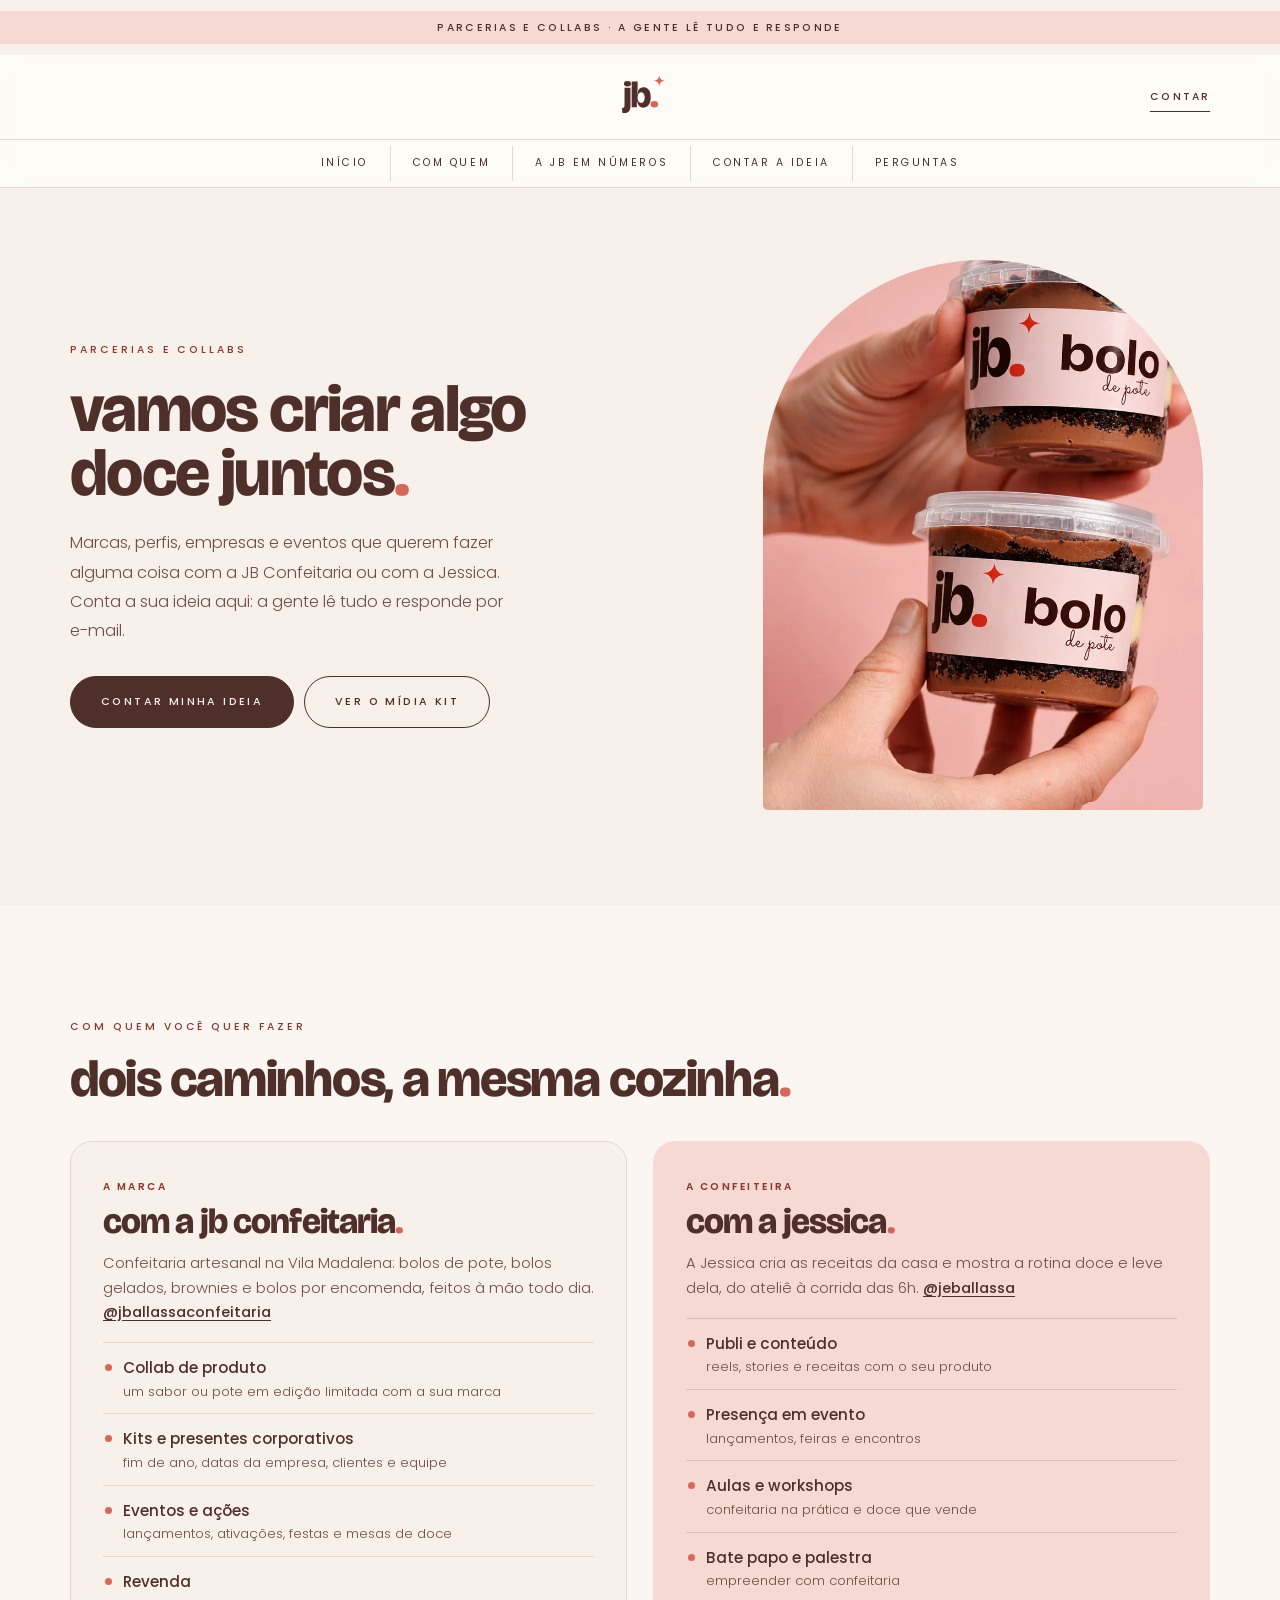
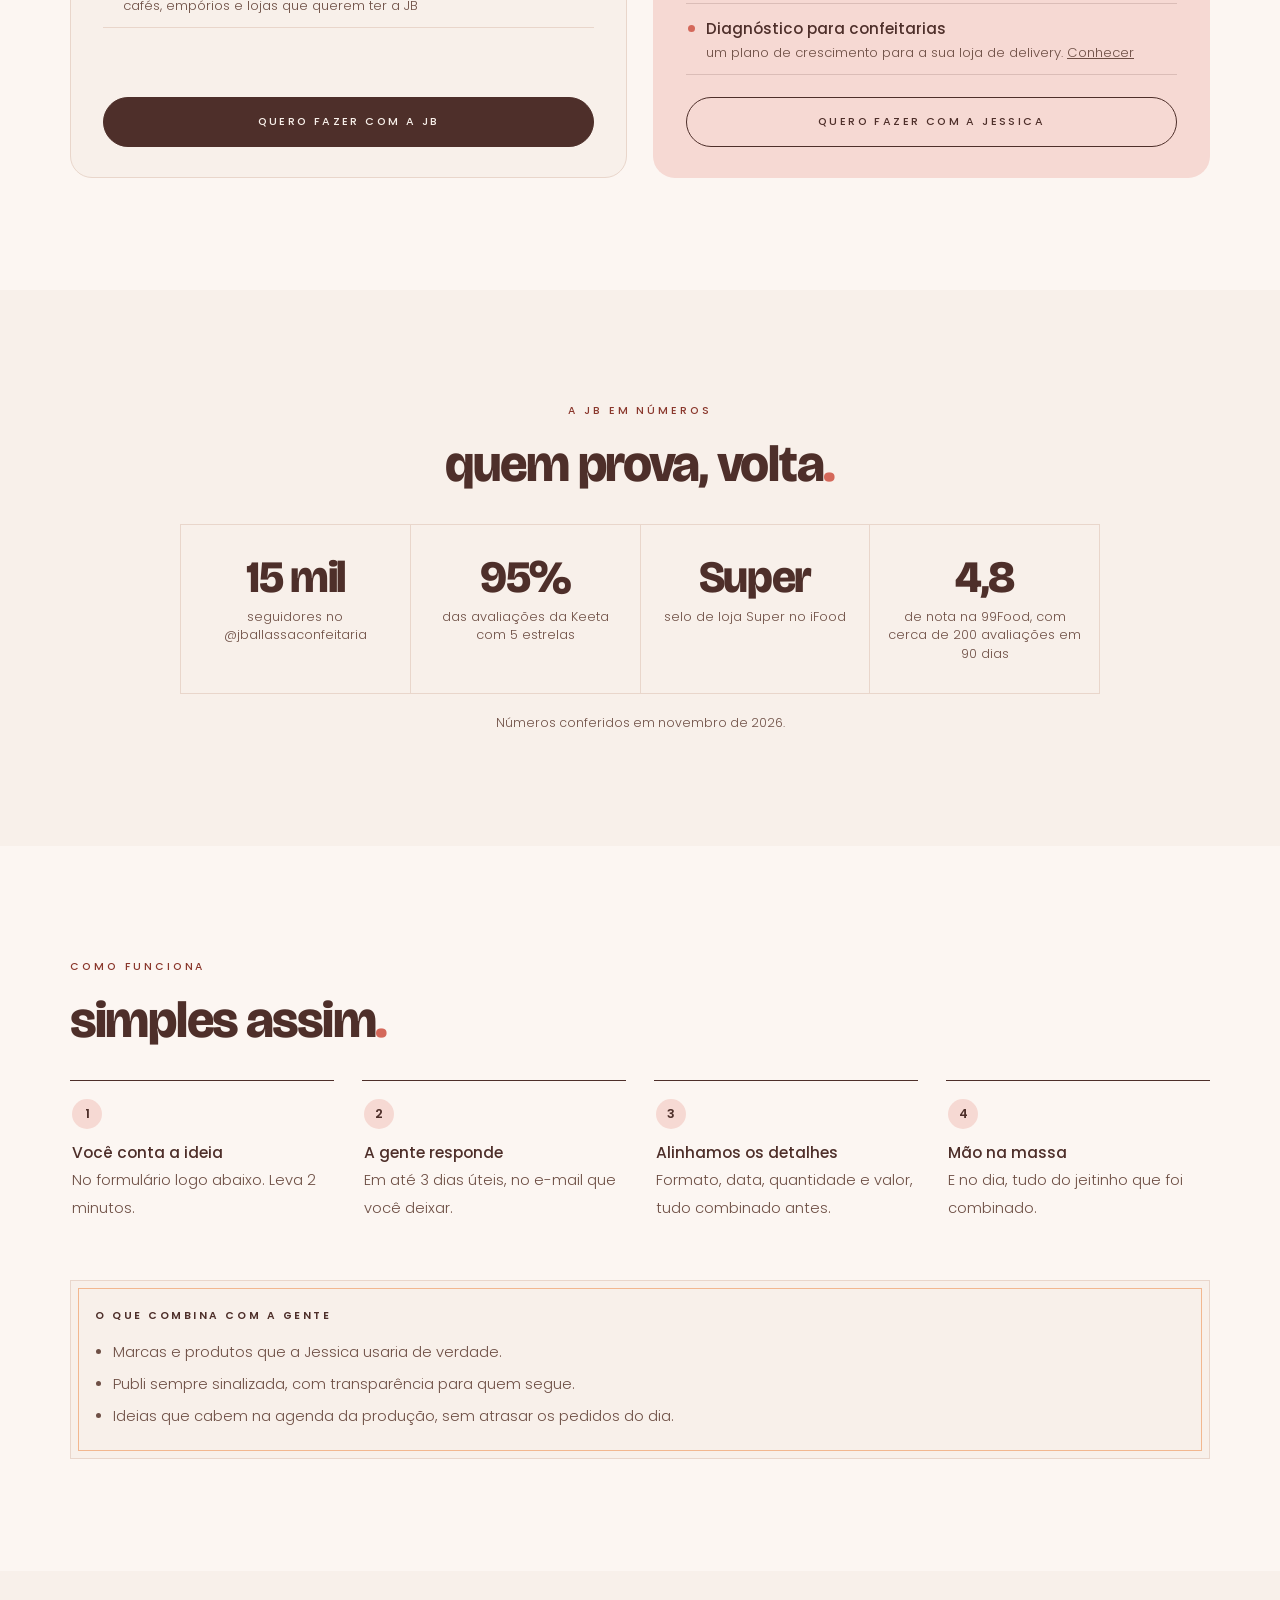
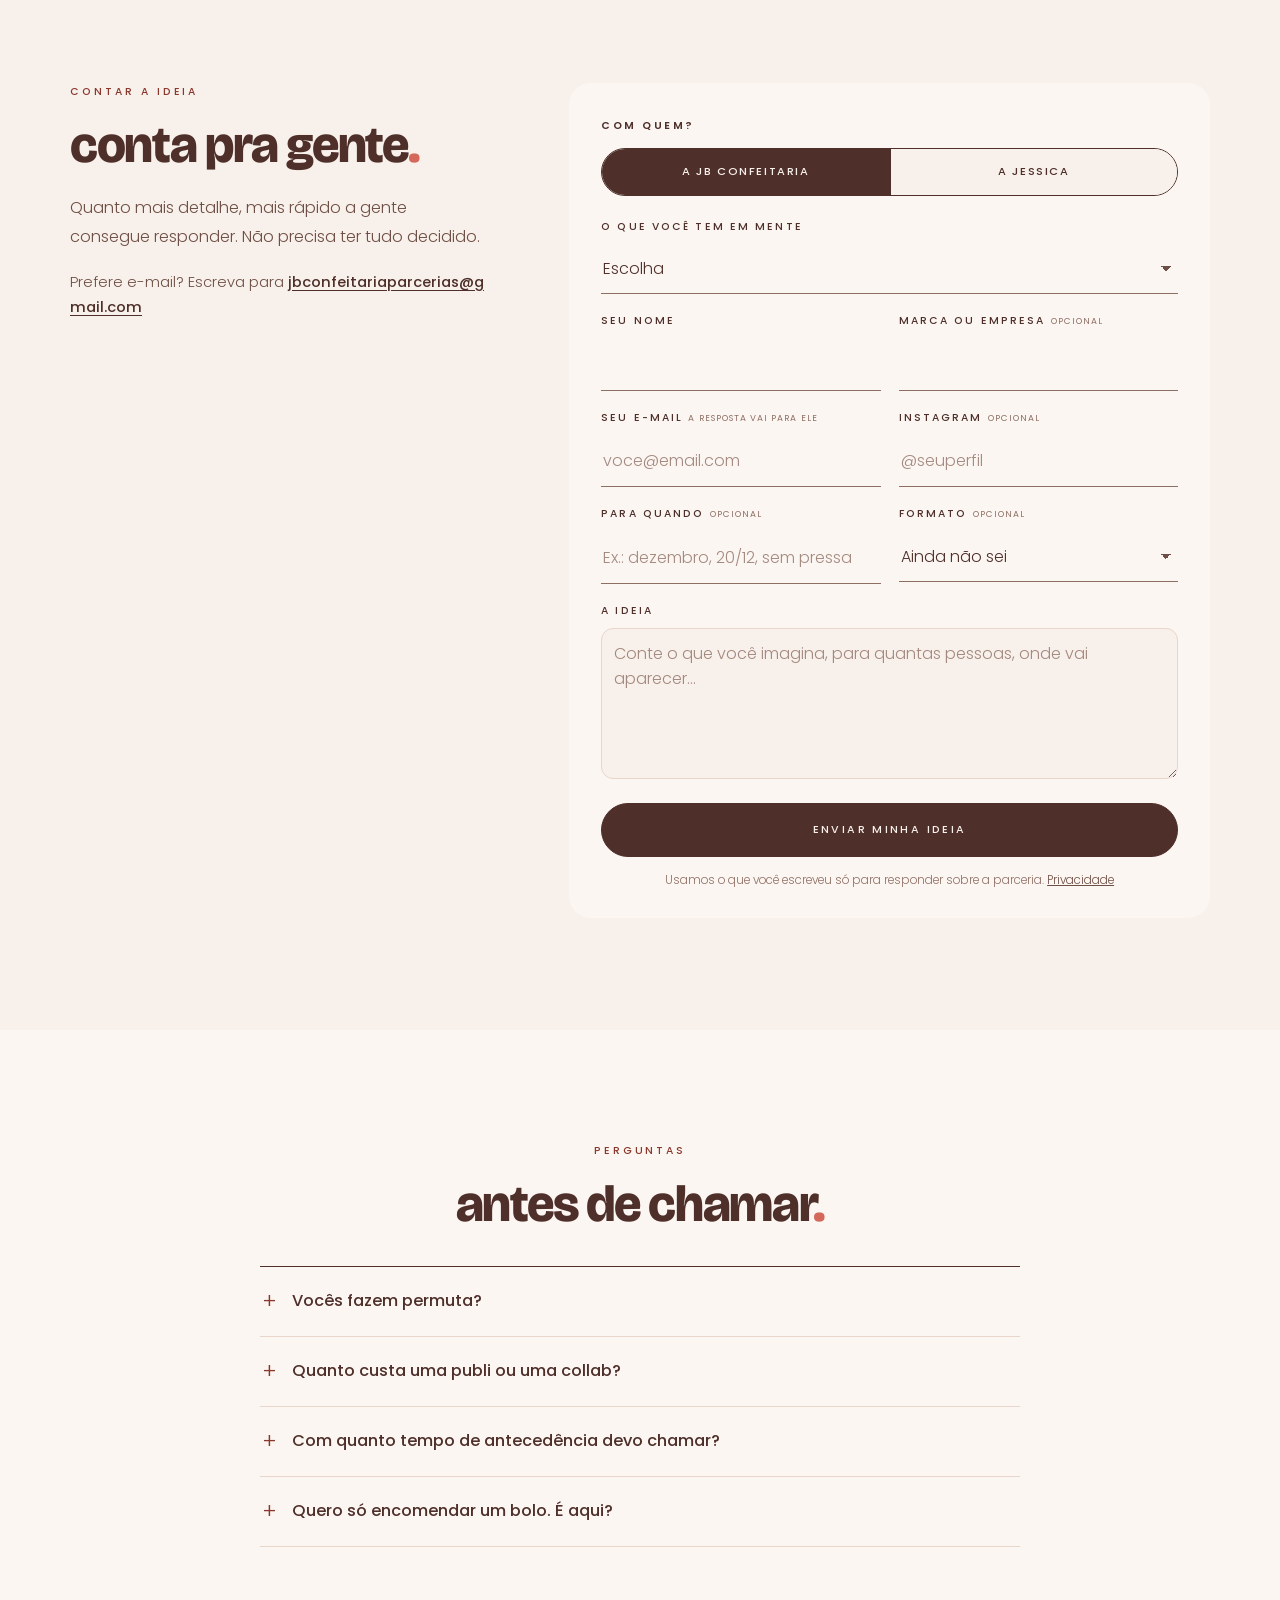
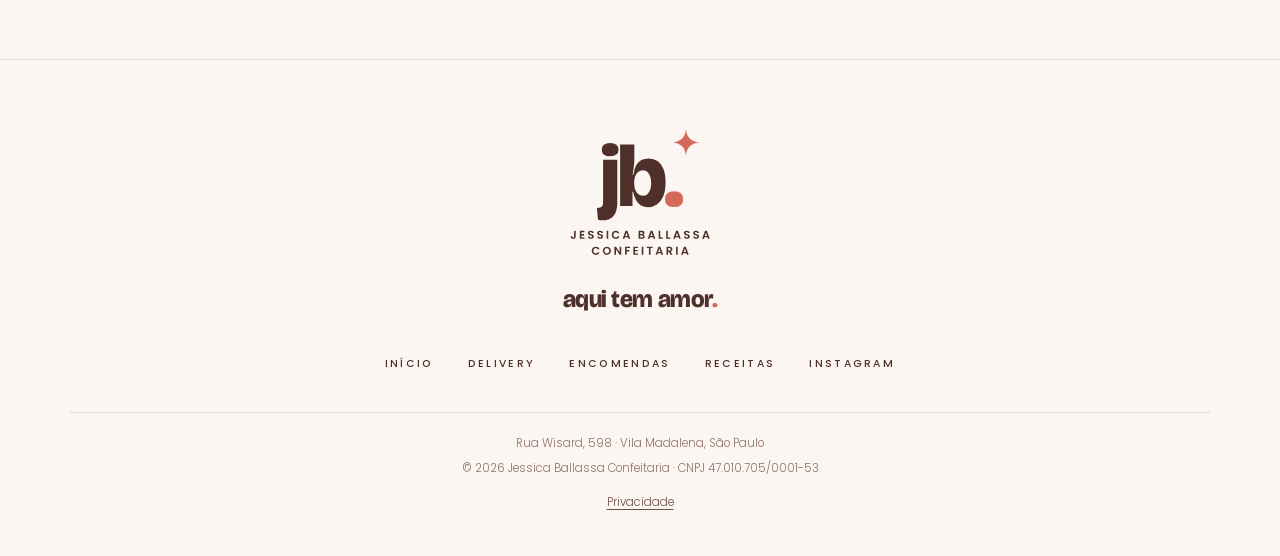
<file: parcerias.html>
<!doctype html>
<html lang="pt-BR" class="sem-js">
<head>
<meta charset="utf-8">
<meta name="viewport" content="width=device-width, initial-scale=1, viewport-fit=cover">
<title>Parcerias e collabs · Jessica Ballassa Confeitaria</title>
<meta name="description" content="Marcas, perfis, empresas e eventos: conte a sua ideia de parceria com a JB Confeitaria ou com a Jessica Ballassa. Collabs de produto, kits corporativos, eventos, publis e aulas.">
<meta name="theme-color" content="#F8F0EA">
<meta property="og:title" content="Parcerias e collabs · Jessica Ballassa Confeitaria">
<meta property="og:description" content="Vamos criar algo doce juntos? Collabs, kits corporativos, eventos, publis e aulas com a JB e com a Jessica.">
<meta property="og:image" content="https://jballassa.github.io/assets/og.jpg">
<meta property="og:type" content="website">
<meta property="og:url" content="https://jballassa.github.io/parcerias.html">
<meta property="og:locale" content="pt_BR">
<meta name="twitter:card" content="summary_large_image">
<link rel="canonical" href="https://jballassa.github.io/parcerias.html">
<link rel="icon" href="assets/favicon-32.png" type="image/png">
<link rel="apple-touch-icon" href="assets/selo-180.png">
<link rel="preconnect" href="https://fonts.googleapis.com">
<link rel="preconnect" href="https://fonts.gstatic.com" crossorigin>
<link rel="preload" href="assets/fonts/bricolage-jb-800.woff2" as="font" type="font/woff2" crossorigin>
<link rel="stylesheet" href="https://fonts.googleapis.com/css2?family=Poppins:wght@300;400;500;600&display=swap">
<link rel="stylesheet" href="css/jb.css?v=44">
<link rel="stylesheet" href="css/parcerias.css?v=3">
</head>
<body>

<p class="faixa">Parcerias e collabs · a gente lê tudo e responde</p>

<header class="topo">
  <div class="wrap barra-topo">
    <button class="menu-bt" id="menuBt" type="button" aria-expanded="false" aria-controls="menu" aria-label="Abrir o menu"><i></i></button>
    <a class="logo" href="index.html" aria-label="Jessica Ballassa Confeitaria, página inicial">
      <img src="assets/logo-jb.svg" alt="Jessica Ballassa Confeitaria" width="1467" height="1315">
    </a>
    <a class="pedir" href="#contar">Contar</a>
  </div>
  <nav class="nav-fios" aria-label="Seções">
    <a href="index.html">Início</a>
    <a href="#caminhos">Com quem</a>
    <a href="#numeros">A JB em números</a>
    <a href="#contar">Contar a ideia</a>
    <a href="#perguntas">Perguntas</a>
  </nav>
</header>
<nav class="menu hide" id="menu" aria-label="Menu">
  <a href="index.html">Início <small>a confeitaria</small></a>
  <a href="#caminhos">Com quem <small>a JB ou a Jessica</small></a>
  <a href="#numeros">A JB em números <small>o que a gente já faz</small></a>
  <a href="#contar">Contar a ideia <small>leva 2 minutos</small></a>
  <a href="#perguntas">Perguntas <small>permuta, prazo, valor</small></a>
</nav>

<main id="pagina">

  <section class="parc-heroi">
    <div class="wrap grade-parc">
      <div class="surge">
        <p class="eyebrow">Parcerias e collabs</p>
        <h1 class="display">vamos criar algo <em>doce juntos<span class="pt">.</span></em></h1>
        <p class="lead">Marcas, perfis, empresas e eventos que querem fazer alguma coisa com a JB Confeitaria ou com a Jessica. Conta a sua ideia aqui: a gente lê tudo e responde por e-mail.</p>
        <div class="botoes">
          <a class="bt" href="#contar" id="btHeroiIdeia">Contar minha ideia</a>
          <a class="bt linha" href="assets/jb-midia-kit.pdf" target="_blank" rel="noopener" id="btMidiaKit">Ver o mídia kit</a>
        </div>
      </div>
      <figure class="parc-foto surge">
        <picture><source type="image/webp" srcset="assets/fotos/bolo-de-pote-rosa-480.webp 480w, assets/fotos/bolo-de-pote-rosa-800.webp 800w, assets/fotos/bolo-de-pote-rosa.webp 1000w" sizes="(min-width:960px) 42vw, 92vw"><img src="assets/fotos/bolo-de-pote-rosa.jpg" srcset="assets/fotos/bolo-de-pote-rosa-480.jpg 480w, assets/fotos/bolo-de-pote-rosa-800.jpg 800w, assets/fotos/bolo-de-pote-rosa.jpg 1000w" sizes="(min-width:960px) 42vw, 92vw" alt="Duas mãos segurando dois bolos de pote com a etiqueta jb. bolo de pote, sobre fundo rosa" width="1000" height="1250" fetchpriority="high"></picture>
        <span class="brilho" aria-hidden="true"></span>
      </figure>
    </div>
  </section>

  <section class="secao creme" id="caminhos">
    <div class="wrap">
      <p class="eyebrow">Com quem você quer fazer</p>
      <h2 class="h2">dois caminhos, <em>a mesma cozinha<span class="pt">.</span></em></h2>
      <div class="caminhos">
        <article class="caminho surge" id="camJB">
          <p class="quem">a marca</p>
          <h3>com a jb confeitaria<span class="pt">.</span></h3>
          <p class="sobre">Confeitaria artesanal na Vila Madalena: bolos de pote, bolos gelados, brownies e bolos por encomenda, feitos à mão todo dia. <a id="lnkInstaJB" href="#" rel="noopener">@jballassaconfeitaria</a></p>
          <ul class="formatos">
            <li><b>Collab de produto</b><span>um sabor ou pote em edição limitada com a sua marca</span></li>
            <li><b>Kits e presentes corporativos</b><span>fim de ano, datas da empresa, clientes e equipe</span></li>
            <li><b>Eventos e ações</b><span>lançamentos, ativações, festas e mesas de doce</span></li>
            <li><b>Revenda</b><span>cafés, empórios e lojas que querem ter a JB</span></li>
          </ul>
          <button class="bt cheio" type="button" data-quem="jb">Quero fazer com a JB</button>
        </article>
        <article class="caminho surge" id="camJes">
          <p class="quem">a confeiteira</p>
          <h3>com a jessica<span class="pt">.</span></h3>
          <p class="sobre">A Jessica cria as receitas da casa e mostra a rotina doce e leve dela, do ateliê à corrida das 6h. <a id="lnkInstaJes" href="#" rel="noopener">@jeballassa</a></p>
          <ul class="formatos">
            <li><b>Publi e conteúdo</b><span>reels, stories e receitas com o seu produto</span></li>
            <li><b>Presença em evento</b><span>lançamentos, feiras e encontros</span></li>
            <li><b>Aulas e workshops</b><span>confeitaria na prática e doce que vende</span></li>
            <li><b>Bate papo e palestra</b><span>empreender com confeitaria</span></li>
            <li><b>Diagnóstico para confeitarias</b><span>um plano de crescimento para a sua loja de delivery. <a href="diagnostico.html" id="lnkDiag">Conhecer</a></span></li>
          </ul>
          <button class="bt cheio linha" type="button" data-quem="jessica">Quero fazer com a Jessica</button>
        </article>
      </div>
    </div>
  </section>

  <section class="secao" id="numeros">
    <div class="wrap centro">
      <p class="eyebrow">A JB em números</p>
      <h2 class="h2">quem prova, <em>volta<span class="pt">.</span></em></h2>
      <ul class="numeros" id="numerosLista"></ul>
      <p class="miudo" id="numerosData"></p>
    </div>
  </section>

  <section class="secao creme" id="como">
    <div class="wrap">
      <p class="eyebrow">Como funciona</p>
      <h2 class="h2">simples <em>assim<span class="pt">.</span></em></h2>
      <ol class="passos-parc">
        <li><i>1</i><div><b>Você conta a ideia</b><span>No formulário logo abaixo. Leva 2 minutos.</span></div></li>
        <li><i>2</i><div><b>A gente responde</b><span>Em até 3 dias úteis, no e-mail que você deixar.</span></div></li>
        <li><i>3</i><div><b>Alinhamos os detalhes</b><span>Formato, data, quantidade e valor, tudo combinado antes.</span></div></li>
        <li><i>4</i><div><b>Mão na massa</b><span>E no dia, tudo do jeitinho que foi combinado.</span></div></li>
      </ol>
      <div class="combina">
        <p class="mini-tit">O que combina com a gente</p>
        <ul>
          <li>Marcas e produtos que a Jessica usaria de verdade.</li>
          <li>Publi sempre sinalizada, com transparência para quem segue.</li>
          <li>Ideias que cabem na agenda da produção, sem atrasar os pedidos do dia.</li>
        </ul>
      </div>
    </div>
  </section>

  <section class="secao" id="contar">
    <div class="wrap form-wrap">
      <div class="form-intro">
        <p class="eyebrow">Contar a ideia</p>
        <h2 class="h2">conta pra <em>gente<span class="pt">.</span></em></h2>
        <p class="lead">Quanto mais detalhe, mais rápido a gente consegue responder. Não precisa ter tudo decidido.</p>
        <p class="email-parc">Prefere e-mail? Escreva para <a href="mailto:jbconfeitariaparcerias@gmail.com" id="lnkEmail">jbconfeitariaparcerias@gmail.com</a></p>
      </div>

      <form class="form-parc" id="formParc" novalidate>
        <fieldset class="campo-quem">
          <legend class="mini-tit">Com quem?</legend>
          <div class="alterna" role="group" aria-label="Com quem é a parceria">
            <button type="button" id="quemJB" data-quem="jb" aria-pressed="true">a JB Confeitaria</button>
            <button type="button" id="quemJes" data-quem="jessica" aria-pressed="false">a Jessica</button>
          </div>
        </fieldset>

        <label class="campo" id="lbTipo">O que você tem em mente
          <select id="tipo" required></select>
        </label>
        <div class="linha2">
          <label class="campo" id="lbNome">Seu nome
            <input type="text" id="nome" autocomplete="name" maxlength="80" required>
          </label>
          <label class="campo">Marca ou empresa <small>opcional</small>
            <input type="text" id="marca" autocomplete="organization" maxlength="80">
          </label>
        </div>
        <div class="linha2">
          <label class="campo" id="lbContato">Seu e-mail <small>a resposta vai para ele</small>
            <input type="email" id="contato" inputmode="email" autocomplete="email" autocapitalize="off" spellcheck="false" maxlength="120" required placeholder="voce@email.com">
            <span class="dica-email hide" id="dicaEmail" aria-live="polite"></span>
          </label>
          <label class="campo" id="lbInsta">Instagram <small>opcional</small>
            <input type="text" id="instagram" maxlength="60" placeholder="@seuperfil" autocapitalize="off" spellcheck="false">
          </label>
        </div>
        <div class="linha2">
          <label class="campo">Para quando <small>opcional</small>
            <input type="text" id="quando" maxlength="60" placeholder="Ex.: dezembro, 20/12, sem pressa">
          </label>
          <label class="campo">Formato <small>opcional</small>
            <select id="formato">
              <option value="">Ainda não sei</option>
              <option value="pago">Pago</option>
              <option value="permuta">Permuta</option>
              <option value="a_combinar">A combinar</option>
            </select>
          </label>
        </div>
        <label class="campo" id="lbIdeia">A ideia
          <textarea id="ideia" rows="5" maxlength="1200" required placeholder="Conte o que você imagina, para quantas pessoas, onde vai aparecer..."></textarea>
        </label>
        <label class="hp" aria-hidden="true">Site <input type="text" id="site" tabindex="-1" autocomplete="off"></label>

        <p class="erro hide" id="erro" role="alert"></p>
        <button class="bt cheio" type="submit" id="enviar">Enviar minha ideia</button>
        <p class="letra">Usamos o que você escreveu só para responder sobre a parceria. <a href="privacidade.html">Privacidade</a></p>
      </form>

      <div class="feito-parc hide" id="feito" tabindex="-1">
        <p class="eyebrow" id="feitoCodigo"></p>
        <h2 class="h2">recebido, <em id="feitoNome"></em><span class="pt">.</span></h2>
        <p class="lead" id="feitoTexto"></p>
        <div class="botoes">
          <a class="bt" id="feitoEmail" href="#" rel="noopener">Escrever para a JB</a>
          <a class="bt linha" href="index.html">Voltar ao início</a>
        </div>
      </div>
    </div>
  </section>

  <section class="secao creme" id="perguntas">
    <div class="wrap">
      <p class="eyebrow centro">Perguntas</p>
      <h2 class="h2 centro">antes de <em>chamar<span class="pt">.</span></em></h2>
      <div class="perguntas">
        <details><summary>Vocês fazem permuta?</summary><p>Às vezes. Depende do produto, do público e de fazer sentido para os dois lados. Conta a ideia que a gente avalia com carinho.</p></details>
        <details><summary>Quanto custa uma publi ou uma collab?</summary><p>Depende do formato. Depois de entender a ideia, mandamos uma proposta com o que entra e o valor.</p></details>
        <details><summary>Com quanto tempo de antecedência devo chamar?</summary><p>Quanto antes, melhor. Para kits e eventos, chame com pelo menos duas semanas, para caber na agenda da produção.</p></details>
        <details><summary>Quero só encomendar um bolo. É aqui?</summary><p>Não, para bolo é mais rápido pela página de <a href="bolos.html">bolos por encomenda</a>, com o preço na hora.</p></details>
      </div>
    </div>
  </section>
</main>

<footer class="rodape">
  <div class="wrap">
    <img class="marca" src="assets/logo-jb-nome.svg" alt="Jessica Ballassa Confeitaria" width="1709" height="1552">
    <p class="lema">aqui tem amor<span class="pt">.</span></p>
    <nav aria-label="Rodapé">
      <a href="index.html">Início</a>
      <a href="index.html#delivery">Delivery</a>
      <a href="bolos.html">Encomendas</a>
      <a href="loja.html">Receitas</a>
      <a href="#" id="rodInsta" rel="noopener">Instagram</a>
    </nav>
    <div class="fim"><span id="rodEnd"></span><span>© 2026 Jessica Ballassa Confeitaria · CNPJ <span id="rodCnpj"></span></span><span><a href="privacidade.html">Privacidade</a></span></div>
  </div>
</footer>

<div class="toast" id="toast" role="status" aria-live="polite"></div>

<script src="js/config.js?v=55"></script>
<script src="js/comum.js?v=45"></script>
<script src="js/parcerias.js?v=3"></script>
</body>
</html>
</file>
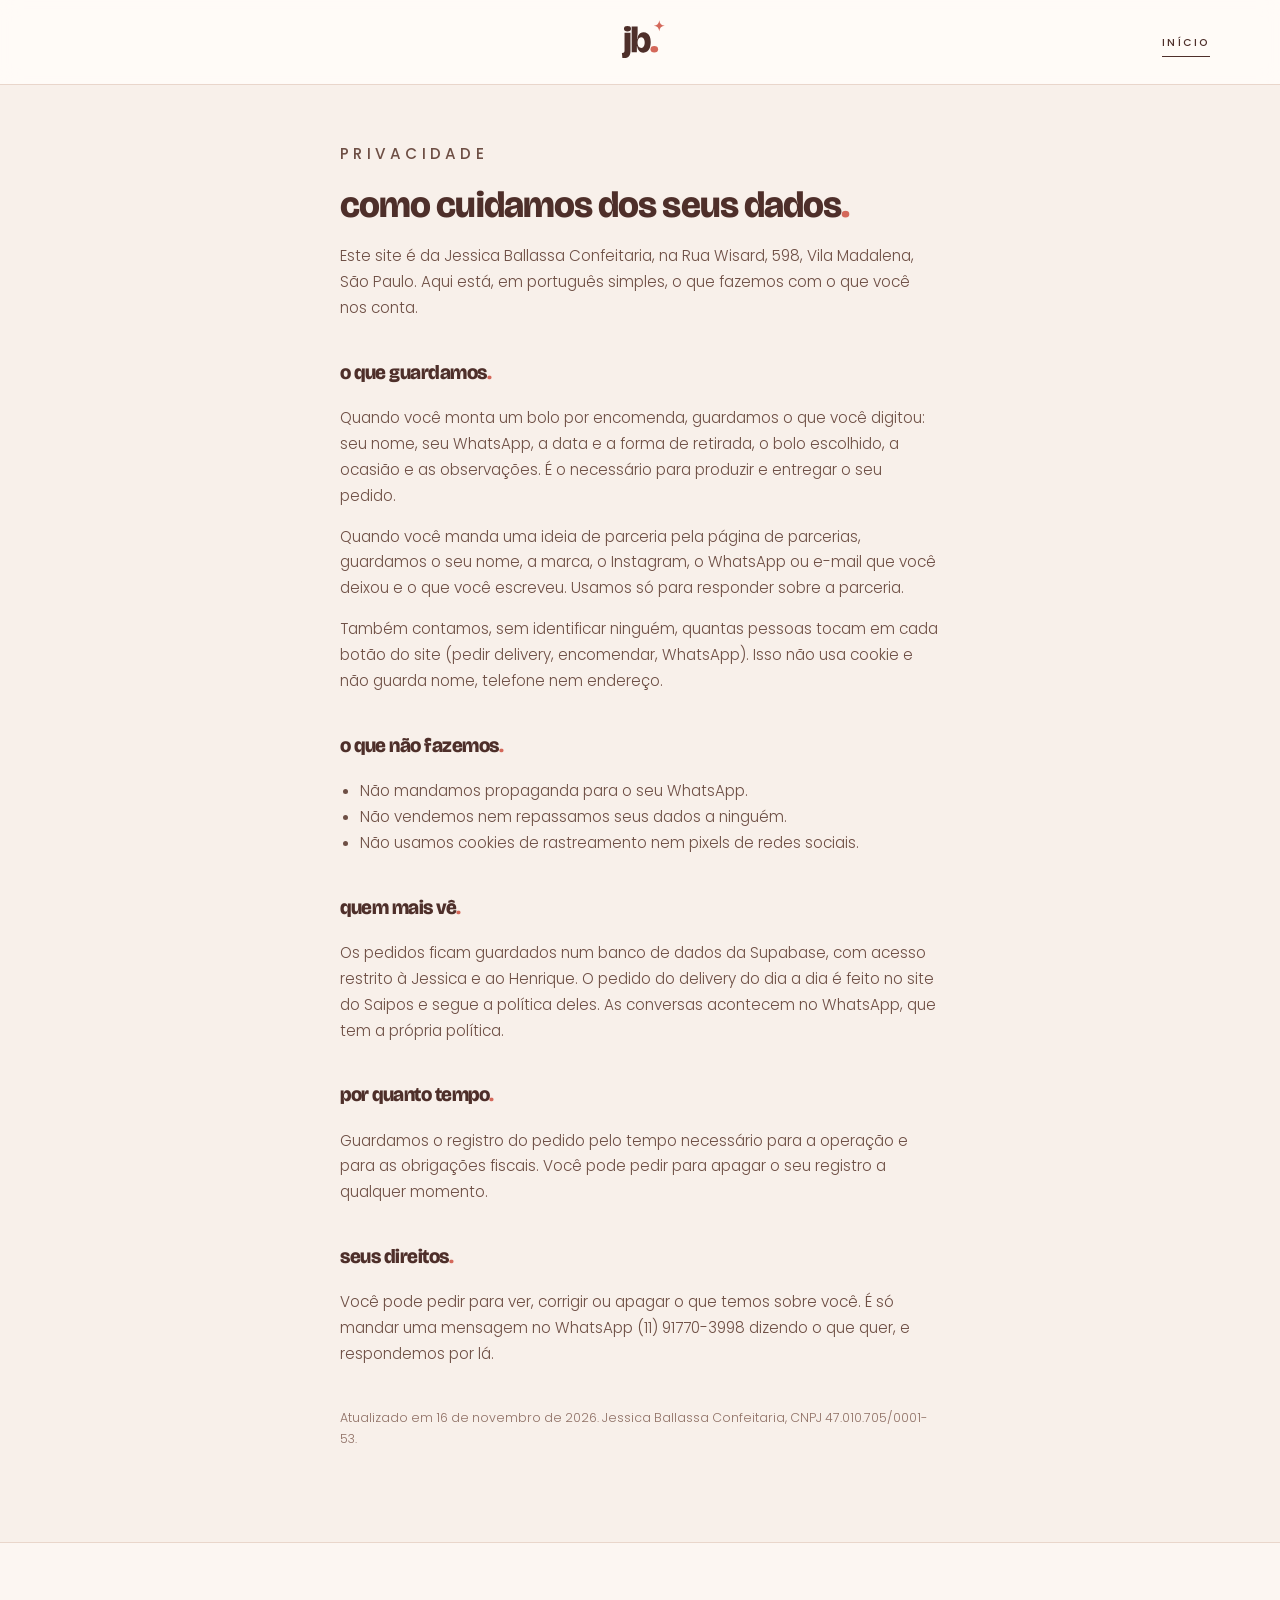
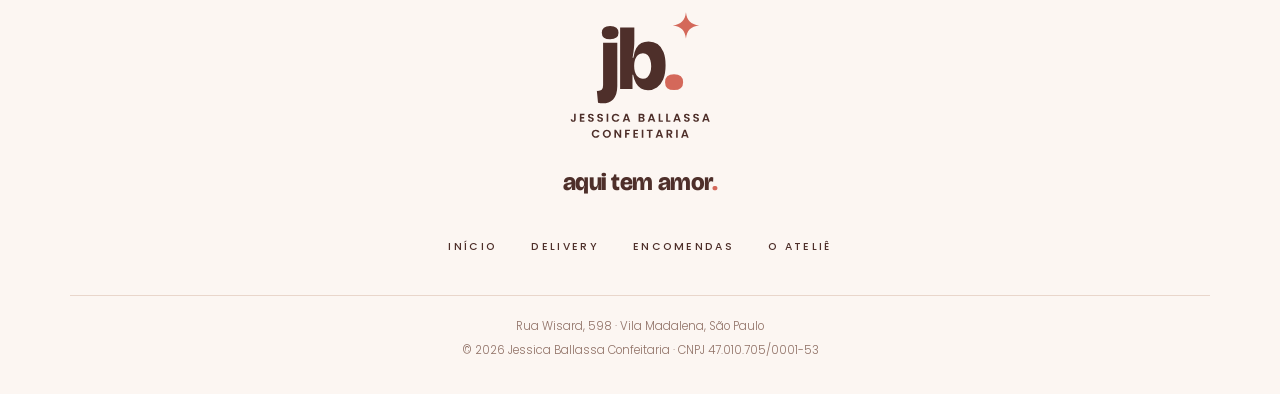
<file: privacidade.html>
<!doctype html>
<html lang="pt-BR" class="sem-js">
<head>
<meta charset="utf-8">
<meta name="viewport" content="width=device-width, initial-scale=1, viewport-fit=cover">
<title>Privacidade · Jessica Ballassa Confeitaria</title>
<meta name="description" content="Como a Jessica Ballassa Confeitaria cuida do seu nome e do seu WhatsApp quando você encomenda um bolo pelo site.">
<meta name="robots" content="noindex">
<meta name="theme-color" content="#F8F0EA">
<link rel="canonical" href="https://jballassa.github.io/privacidade.html">
<link rel="icon" href="assets/favicon-32.png" type="image/png">
<link rel="apple-touch-icon" href="assets/selo-180.png">
<link rel="preconnect" href="https://fonts.googleapis.com">
<link rel="preconnect" href="https://fonts.gstatic.com" crossorigin>
<link rel="preload" href="assets/fonts/bricolage-jb-800.woff2" as="font" type="font/woff2" crossorigin>
<link rel="stylesheet" href="https://fonts.googleapis.com/css2?family=Poppins:wght@300;400;500;600&display=swap">
<link rel="stylesheet" href="css/jb.css?v=43">
<style>
.legal{max-width:640px;margin:0 auto;padding:56px 20px 80px;}
.legal h1{font-family:var(--serif);font-weight:500;font-size:2.3rem;line-height:1.1;margin:10px 0 18px;}
.legal h2{font-family:var(--serif);font-weight:600;font-size:1.25rem;margin:34px 0 8px;}
.legal p,.legal li{font-size:.95rem;line-height:1.7;color:var(--cacau-2);}
.legal ul{padding-left:20px;}
.legal .atual{font-size:.78rem;color:var(--cacau-3);margin-top:40px;}
</style>
</head>
<body>

<header class="topo">
  <div class="wrap barra-topo">
    <span></span>
    <a class="logo" href="index.html" aria-label="Jessica Ballassa Confeitaria, página inicial">
      <img src="assets/logo-jb.svg" alt="Jessica Ballassa Confeitaria" width="1467" height="1315">
    </a>
    <a class="pedir" href="index.html">Início</a>
  </div>
</header>

<main class="legal">
  <p class="eyebrow">Privacidade</p>
  <h1>Como cuidamos dos seus dados<span class="pt">.</span></h1>
  <p>Este site é da Jessica Ballassa Confeitaria, na Rua Wisard, 598, Vila Madalena, São Paulo. Aqui está, em português simples, o que fazemos com o que você nos conta.</p>

  <h2>O que guardamos<span class="pt">.</span></h2>
  <p>Quando você monta um bolo por encomenda, guardamos o que você digitou: seu nome, seu WhatsApp, a data e a forma de retirada, o bolo escolhido, a ocasião e as observações. É o necessário para produzir e entregar o seu pedido.</p>
  <p>Quando você manda uma ideia de parceria pela página de parcerias, guardamos o seu nome, a marca, o Instagram, o WhatsApp ou e-mail que você deixou e o que você escreveu. Usamos só para responder sobre a parceria.</p>
  <p>Também contamos, sem identificar ninguém, quantas pessoas tocam em cada botão do site (pedir delivery, encomendar, WhatsApp). Isso não usa cookie e não guarda nome, telefone nem endereço.</p>

  <h2>O que não fazemos<span class="pt">.</span></h2>
  <ul>
    <li>Não mandamos propaganda para o seu WhatsApp.</li>
    <li>Não vendemos nem repassamos seus dados a ninguém.</li>
    <li>Não usamos cookies de rastreamento nem pixels de redes sociais.</li>
  </ul>

  <h2>Quem mais vê<span class="pt">.</span></h2>
  <p>Os pedidos ficam guardados num banco de dados da Supabase, com acesso restrito à Jessica e ao Henrique. O pedido do delivery do dia a dia é feito no site do Saipos e segue a política deles. As conversas acontecem no WhatsApp, que tem a própria política.</p>

  <h2>Por quanto tempo<span class="pt">.</span></h2>
  <p>Guardamos o registro do pedido pelo tempo necessário para a operação e para as obrigações fiscais. Você pode pedir para apagar o seu registro a qualquer momento.</p>

  <h2>Seus direitos<span class="pt">.</span></h2>
  <p>Você pode pedir para ver, corrigir ou apagar o que temos sobre você. É só mandar uma mensagem no WhatsApp (11) 91770-3998 dizendo o que quer, e respondemos por lá.</p>

  <p class="atual">Atualizado em 16 de novembro de 2026. Jessica Ballassa Confeitaria, CNPJ 47.010.705/0001-53.</p>
</main>

<footer class="rodape">
  <div class="wrap">
    <img class="marca" src="assets/logo-jb-nome.svg" alt="Jessica Ballassa Confeitaria" width="1709" height="1552">
    <p class="lema">aqui tem amor<span class="pt">.</span></p>
    <nav aria-label="Rodapé">
      <a href="index.html">Início</a>
      <a href="index.html#delivery">Delivery</a>
      <a href="bolos.html">Encomendas</a>
      <a href="index.html#atelie">O ateliê</a>
    </nav>
    <div class="fim"><span>Rua Wisard, 598 · Vila Madalena, São Paulo</span><span>© 2026 Jessica Ballassa Confeitaria · CNPJ 47.010.705/0001-53</span></div>
  </div>
</footer>
<script>document.documentElement.classList.remove("sem-js");</script>
</body>
</html>
</file>
<file: css/jb.css>
/* Jessica Ballassa Confeitaria · versão 3, "ateliê boutique".
   O melhor de cada referência, dentro do manual da marca:
   Maman        papel claro, títulos com letras espaçadas, botões de contorno fino
   Peggy        logo no centro, menu com fios, blocos meio painel rosado e meio foto
   Nesuto       faixa de aviso no topo, frase em itálico, nome da coleção sobre a foto
   Marchesi     serifa clássica, link em itálico sublinhado, moldura fina deslocada
   BAKE         foto recortada em forma (aqui o arco), um campo de cor só
   Ladurée      cartão de cardápio com moldura dupla, etiquetas pequenas
   Tarts Anon   perguntas em lista com +
   As cores e as três fontes são as do manual (Apollo, Binetta, Brooklyn e suas
   substitutas gratuitas). O texto é cacau, nunca coral: coral sobre branco não lê. */

:root{
  --papel:#FFFBF8;          /* branco quente do manual */
  --creme:#FAF2EB;
  --blush:#FBE7E2;          /* rosa claro do manual, mais aberto, para painel */
  --pessego-claro:#F8E2D2;  /* pêssego do manual, mais aberto, para painel */
  --rosa:#FDC8C1;
  --pessego:#F2B78F;
  --coral:#FE9C90;
  --assinatura:#E09A6E;     /* pêssego um tom abaixo, só para a assinatura */
  --cacau:#4E2F2A;          /* texto, derivado para leitura */
  --cacau-2:#7A5B54;
  --cacau-3:#A48D86;
  --linha:#EBDAD1;
  --coral-tx:#B4503F;       /* coral com contraste para texto pequeno */
  --verde:#4F7A5E;

  --serif:"Cormorant Garamond", "Cormorant", Georgia, serif;
  --script:"Cormorant Garamond", Georgia, serif;
  --sans:"Poppins", system-ui, sans-serif;

  --gut:20px;
  --max:1180px;
  --topo:64px;
}

*{box-sizing:border-box;}
html{-webkit-text-size-adjust:100%;scroll-behavior:smooth;scroll-padding-top:calc(var(--topo) + 12px);}
body{
  margin:0;background:var(--papel);color:var(--cacau-2);
  font-family:var(--sans);font-weight:300;font-size:15.5px;line-height:1.75;
  -webkit-font-smoothing:antialiased;text-rendering:optimizeLegibility;
}
img{max-width:100%;display:block;}
a{color:inherit;}
button{font-family:inherit;color:inherit;}
:focus-visible{outline:1.5px solid var(--cacau);outline-offset:3px;}
.hide{display:none !important;}
.vis{position:absolute;width:1px;height:1px;overflow:hidden;clip:rect(0 0 0 0);white-space:nowrap;}
.wrap{max-width:var(--max);margin:0 auto;padding:0 var(--gut);}
.centro{text-align:center;}

/* ---------- faixa de aviso (Nesuto) ---------- */
.faixa{
  background:var(--blush);color:var(--cacau);text-align:center;
  font-size:.66rem;font-weight:500;letter-spacing:.22em;text-transform:uppercase;
  padding:9px var(--gut);line-height:1.5;
}

/* ---------- topo: logo no centro (Peggy) ---------- */
.topo{
  position:sticky;top:0;z-index:30;background:rgba(255,251,248,.94);
  backdrop-filter:blur(10px);-webkit-backdrop-filter:blur(10px);
  border-bottom:1px solid var(--linha);
}
.topo .barra-topo{display:grid;grid-template-columns:1fr auto 1fr;align-items:center;height:var(--topo);}
.logo{display:block;text-decoration:none;justify-self:center;}
.logo img{height:46px;width:46px;border-radius:50%;}
.menu-bt{
  justify-self:start;width:44px;height:44px;display:grid;place-items:center;background:none;border:0;cursor:pointer;padding:0;
}
.menu-bt i{display:block;width:22px;height:1px;background:var(--cacau);position:relative;}
.menu-bt i::before,.menu-bt i::after{content:"";position:absolute;left:0;width:22px;height:1px;background:var(--cacau);transition:transform .25s ease;}
.menu-bt i::before{top:-5px;}
.menu-bt i::after{top:5px;}
.menu-bt[aria-expanded="true"] i{background:transparent;}
.menu-bt[aria-expanded="true"] i::before{transform:translateY(5px) rotate(45deg);}
.menu-bt[aria-expanded="true"] i::after{transform:translateY(-5px) rotate(-45deg);}
.topo .pedir{
  justify-self:end;font-size:.66rem;font-weight:500;letter-spacing:.2em;text-transform:uppercase;text-decoration:none;color:var(--cacau);
  padding:14px 0 4px;margin:-14px 0 0;border-bottom:1px solid var(--cacau);min-height:44px;display:inline-flex;align-items:flex-end;
}
/* menu com fios, só no computador */
.nav-fios{display:none;}
@media (min-width:960px){
  :root{--topo:84px;}
  .logo img{height:60px;width:60px;}
  .menu-bt{visibility:hidden;}
  .nav-fios{display:flex;justify-content:center;border-top:1px solid var(--linha);}
  .nav-fios a{
    padding:12px 22px;font-size:.66rem;font-weight:400;letter-spacing:.24em;text-transform:uppercase;text-decoration:none;color:var(--cacau);
    border-right:1px solid var(--linha);line-height:1;margin:6px 0;
  }
  .nav-fios a:last-child{border-right:0;}
  .nav-fios a:hover{color:var(--coral-tx);}
  html{scroll-padding-top:130px;}
}

.menu{
  position:fixed;inset:0;z-index:29;background:var(--papel);
  display:flex;flex-direction:column;justify-content:center;align-items:center;gap:4px;padding:90px var(--gut) 40px;
}
.menu a{
  font-family:var(--serif);font-size:2rem;font-weight:500;color:var(--cacau);text-decoration:none;padding:8px 0;line-height:1.2;
}
.menu a small{display:block;text-align:center;font-family:var(--sans);font-size:.66rem;letter-spacing:.24em;text-transform:uppercase;color:var(--cacau-3);font-weight:400;}
.menu .fio{width:40px;height:1px;background:var(--linha);margin:14px 0;}

/* ---------- tipografia ---------- */
h1,h2,h3{font-family:var(--serif);font-weight:500;color:var(--cacau);margin:0;}
h1,h2,h3,.endereco,.app b,.cartao-menu,.perguntas,.peca,.manifesto,.link{font-variant-numeric:lining-nums;}
h1 em,h2 em,h3 em{font-style:italic;font-weight:400;}
.eyebrow{
  margin:0 0 18px;font-size:.66rem;font-weight:500;letter-spacing:.28em;text-transform:uppercase;color:var(--coral-tx);
}
.display{font-size:clamp(2.35rem, 1.5rem + 4vw, 4.9rem);line-height:1.04;letter-spacing:-.01em;}
.h2{font-size:clamp(2.1rem, 1.6rem + 2.2vw, 3.2rem);line-height:1.06;}
.h3{font-size:1.45rem;line-height:1.15;}
.caixa-alta{text-transform:uppercase;letter-spacing:.14em;font-weight:500;}
.lead{font-size:1.02rem;line-height:1.8;color:var(--cacau-2);max-width:42ch;margin:22px 0 0;}
.texto{max-width:52ch;margin:16px 0 0;}
.centro .lead,.centro .texto{margin-left:auto;margin-right:auto;}
.script{font-family:var(--script);font-style:italic;font-weight:500;color:var(--coral-tx);}

/* ---------- botões (Maman) e link em itálico (Marchesi) ---------- */
.botoes{display:flex;flex-wrap:wrap;gap:10px;margin-top:30px;}
.centro .botoes{justify-content:center;}
.bt{
  display:inline-flex;align-items:center;justify-content:center;gap:10px;
  min-height:52px;padding:0 30px;border-radius:0;border:1px solid var(--cacau);
  background:var(--cacau);color:var(--papel);text-decoration:none;cursor:pointer;
  font-family:var(--sans);font-size:.68rem;font-weight:500;letter-spacing:.22em;text-transform:uppercase;
  transition:background .2s ease, color .2s ease;
}
.bt:hover{background:#3C2320;}
.bt.linha{background:transparent;color:var(--cacau);}
.bt.linha:hover{background:var(--cacau);color:var(--papel);}
.bt.cheio{width:100%;}
.bt[disabled]{opacity:.5;cursor:default;}
.link{
  font-family:var(--serif);font-style:italic;font-size:1.2rem;font-weight:500;color:var(--cacau);
  text-decoration:underline;text-decoration-thickness:1px;text-underline-offset:5px;
  display:inline-block;padding:10px 4px;margin:-10px 0;
}
.link:hover{color:var(--coral-tx);}

/* ---------- aberto agora ---------- */
.status{
  display:inline-flex;align-items:center;gap:10px;margin:26px 0 0;
  font-size:.66rem;font-weight:500;letter-spacing:.2em;text-transform:uppercase;color:var(--cacau-2);
}
.status .luz{width:6px;height:6px;border-radius:50%;background:var(--cacau-3);}
.status.aberto .luz{background:var(--verde);box-shadow:0 0 0 4px rgba(79,122,94,.14);}

/* ---------- seções ---------- */
.secao{padding:76px 0;}
.secao.creme{background:var(--creme);}
@media (min-width:960px){ .secao{padding:112px 0;} }

/* ---------- herói: foto em arco com moldura deslocada ---------- */
.heroi{padding:36px 0 72px;}
.heroi .grade{display:grid;gap:44px;align-items:center;}
.heroi .texto-heroi{text-align:center;}
.heroi .texto-heroi .lead{margin-left:auto;margin-right:auto;}
.heroi .botoes{justify-content:center;}
.arco{position:relative;margin:0 auto;width:min(84%, 440px);}
@media (min-width:960px){ .arco{width:min(100%, 460px);} }
.arco::before{
  content:"";position:absolute;inset:14px -14px -14px 14px;border:1px solid var(--pessego);border-radius:999px 999px 0 0;
}
.arco img{position:relative;width:100%;height:auto;aspect-ratio:4 / 5;object-fit:cover;border-radius:999px 999px 0 0;background:var(--pessego-claro);}
.arco figcaption{
  position:relative;margin-top:26px;text-align:center;font-size:.66rem;letter-spacing:.24em;text-transform:uppercase;color:var(--cacau-3);
}
@media (min-width:960px){
  .heroi{padding:72px 0 120px;}
  .heroi .grade{grid-template-columns:1.05fr .95fr;gap:80px;}
  .heroi .texto-heroi{text-align:left;}
  .heroi .texto-heroi .lead{margin-left:0;}
  .heroi .botoes{justify-content:flex-start;}
}

/* ---------- manifesto (Nesuto) ---------- */
.manifesto{text-align:center;}
.manifesto blockquote{
  margin:0 auto;max-width:22ch;font-family:var(--serif);font-style:italic;font-weight:400;
  font-size:clamp(1.9rem, 1.5rem + 2vw, 2.9rem);line-height:1.18;color:var(--cacau);
}
.manifesto .assina{font-family:var(--serif);font-style:italic;font-weight:500;font-size:1.35rem;letter-spacing:.02em;color:var(--coral-tx);margin:22px 0 0;line-height:1.2;}
.manifesto .assina::before{content:"";display:block;width:28px;height:1px;background:var(--pessego);margin:0 auto 14px;}
.manifesto .texto{margin:22px auto 0;}
.ornamento{display:block;width:44px;height:1px;background:var(--pessego);margin:0 auto 30px;}

/* ---------- blocos divididos: painel e fotos (Peggy) ---------- */
.dividido{display:grid;}
.dividido .painel{
  background:var(--blush);display:flex;flex-direction:column;justify-content:center;align-items:center;text-align:center;
  padding:64px var(--gut);
}
.dividido .painel.pessego{background:var(--pessego-claro);}
.dividido .painel.creme{background:var(--creme);}
.dividido .painel.claro{background:var(--papel);border-top:1px solid var(--linha);border-bottom:1px solid var(--linha);}
.dividido .painel > *{max-width:470px;}
@media (min-width:960px){
  .dividido{grid-template-columns:1fr 1fr;min-height:640px;}
  .dividido.inverte .painel{order:2;}
  .dividido .painel{padding:80px 64px;}
}

/* mosaico com o nome da peça sobre a foto (Nesuto) */
.mosaico{display:grid;grid-template-columns:1fr 1fr;gap:4px;background:var(--papel);}
.peca{position:relative;margin:0;overflow:hidden;background:var(--pessego-claro);}
.peca img{width:100%;height:auto;aspect-ratio:4 / 5;object-fit:cover;transition:transform .8s ease;}
.peca:hover img{transform:scale(1.03);}
.peca figcaption{
  position:absolute;left:0;right:0;bottom:0;padding:44px 14px 14px;color:#fff;
  background:linear-gradient(to top, rgba(40,22,18,.62), rgba(40,22,18,0));
}
.peca figcaption small{display:block;font-size:.66rem;font-weight:500;letter-spacing:.22em;text-transform:uppercase;opacity:.92;}
.peca figcaption b{display:block;font-family:var(--serif);font-weight:500;font-size:1.28rem;line-height:1.1;margin-top:3px;}
@media (min-width:960px){ .peca figcaption{padding:60px 22px 20px;} .peca figcaption b{font-size:1.6rem;} }

/* ---------- cupons como etiquetas (Ladurée) ---------- */
.cupons{display:grid;gap:10px;margin:30px auto 0;width:100%;}
.cupom{
  position:relative;display:flex;align-items:center;justify-content:space-between;gap:14px;width:100%;
  padding:15px 18px;background:var(--papel);border:1px dashed var(--cacau-3);border-radius:0;text-align:left;cursor:pointer;
}
.cupom b{display:block;font-family:var(--sans);font-weight:500;font-size:.86rem;letter-spacing:.18em;color:var(--cacau);}
.cupom span{display:block;font-size:.8rem;color:var(--cacau-2);margin-top:3px;line-height:1.45;}
.cupom > div{min-width:0;}
.cupom small{font-size:.66rem;font-weight:500;letter-spacing:.18em;text-transform:uppercase;color:var(--coral-tx);white-space:nowrap;}
.cupom:hover{border-color:var(--cacau);}

/* ---------- cartão de cardápio com moldura dupla (Ladurée, Marchesi) ---------- */
.cartao-menu{
  position:relative;background:var(--papel);padding:44px 28px 38px;text-align:center;width:100%;
  outline:1px solid var(--pessego);outline-offset:-10px;border:1px solid var(--linha);
}
.cartao-menu h3{font-size:1.9rem;}
.cartao-menu .sub{font-size:.66rem;font-weight:500;letter-spacing:.26em;text-transform:uppercase;color:var(--coral-tx);margin:0 0 10px;}
.cartao-menu dl{margin:24px 0 0;text-align:left;}
.cartao-menu .ln{display:flex;align-items:baseline;gap:8px;padding:7px 0;}
.cartao-menu .ln dt{font-family:var(--serif);font-size:1.28rem;font-weight:600;color:var(--cacau);min-width:1.6em;}
.cartao-menu .ln .pontilhado{flex:1;border-bottom:1px dotted var(--cacau-3);transform:translateY(-4px);}
.cartao-menu .ln dd{margin:0;font-size:.82rem;color:var(--cacau-2);}
.cartao-menu .fio{height:1px;background:var(--linha);margin:20px 0;}
.cartao-menu .modelos{display:grid;grid-template-columns:1fr 1fr;gap:10px;text-align:center;}
.cartao-menu .modelos b{display:block;font-family:var(--serif);font-size:1.3rem;font-weight:500;color:var(--cacau);font-style:italic;}
.cartao-menu .modelos span{display:block;font-size:.74rem;line-height:1.45;}
.cartao-menu .rodape-menu{margin:22px 0 0;font-size:.66rem;font-weight:500;letter-spacing:.22em;text-transform:uppercase;color:var(--cacau);}

/* ---------- onde (Nesuto) ---------- */
.foto-cheia{margin:0;min-height:420px;background:var(--pessego-claro);}
.foto-cheia{position:relative;}
.foto-cheia img{position:absolute;inset:0;width:100%;height:100%;object-fit:cover;}
@media (max-width:959px){ .foto-cheia{min-height:0;} .foto-cheia img{position:static;height:auto;aspect-ratio:4 / 5;} }
.endereco{font-family:var(--serif);font-size:1.5rem;color:var(--cacau);line-height:1.25;margin:18px 0 0;}
.horarios{display:grid;grid-template-columns:auto auto;justify-content:center;column-gap:22px;row-gap:4px;margin:22px 0 0;font-size:.9rem;}
.horarios dt{text-align:right;color:var(--cacau-2);}
.horarios dd{margin:0;text-align:left;color:var(--cacau);font-weight:400;}
.contatos{display:flex;flex-wrap:wrap;justify-content:center;gap:10px;margin-top:28px;}
.contatos .bt{min-height:46px;padding:0 20px;}
.miudo{font-size:.78rem;color:var(--cacau-2);margin:18px 0 0;}
.miudo a{color:var(--cacau);display:inline-block;padding:12px 2px;margin:-12px 0;}

/* ---------- perguntas (Tarts Anon) ---------- */
.perguntas{max-width:760px;margin:36px auto 0;border-top:1px solid var(--cacau);}
.perguntas details{border-bottom:1px solid var(--linha);}
.perguntas summary{
  list-style:none;cursor:pointer;display:flex;align-items:center;gap:16px;padding:20px 2px;
  font-family:var(--serif);font-size:1.3rem;font-weight:500;color:var(--cacau);line-height:1.25;
}
.perguntas summary::-webkit-details-marker{display:none;}
.perguntas summary::before{
  content:"+";flex:0 0 auto;width:14px;font-family:var(--sans);font-weight:300;font-size:1.3rem;color:var(--coral-tx);transition:transform .2s ease;
}
.perguntas details[open] summary::before{transform:rotate(45deg);}
.perguntas details p{margin:0;padding:0 2px 22px 30px;max-width:60ch;}

/* ---------- apps, discretos ---------- */
.apps-linha{text-align:center;}
.apps{display:grid;grid-template-columns:repeat(3,1fr);max-width:560px;margin:18px auto 0;border-top:1px solid var(--linha);border-left:1px solid var(--linha);}
.app{
  display:flex;flex-direction:column;align-items:center;gap:2px;padding:16px 8px;border-right:1px solid var(--linha);border-bottom:1px solid var(--linha);
  text-decoration:none;background:var(--papel);text-align:center;
}
.app b{font-family:var(--serif);font-weight:600;font-size:1.1rem;color:var(--cacau);}
.app small{font-size:.66rem;line-height:1.5;font-weight:500;letter-spacing:.16em;text-transform:uppercase;color:var(--cacau-3);}
a.app:hover{background:var(--blush);}

/* ---------- chamada final ---------- */
.final{text-align:center;}
.final .script{font-size:1.5rem;line-height:1.2;display:block;margin-bottom:8px;}

/* ---------- rodapé ---------- */
.rodape{background:var(--creme);padding:64px 0 34px;text-align:center;border-top:1px solid var(--linha);}
.rodape .marca{width:112px;height:112px;border-radius:50%;margin:0 auto;}
.rodape .lema{font-family:var(--serif);font-style:italic;font-size:1.25rem;color:var(--cacau);margin:18px 0 0;}
.rodape nav{display:grid;grid-template-columns:1fr 1fr;justify-items:center;gap:2px 26px;margin-top:22px;}
@media (min-width:600px){ .rodape nav{display:flex;flex-wrap:wrap;justify-content:center;} }
.rodape nav a{font-size:.66rem;font-weight:500;letter-spacing:.22em;text-transform:uppercase;text-decoration:none;color:var(--cacau);display:inline-flex;align-items:center;min-height:44px;padding:0 4px;}
.rodape .fim{margin-top:26px;padding-top:20px;border-top:1px solid var(--linha);font-size:.72rem;color:var(--cacau-3);display:flex;flex-direction:column;gap:4px;}
.rodape .fim a{color:var(--cacau-2);text-decoration:underline;text-underline-offset:3px;display:inline-block;padding:10px 6px;}

/* ---------- aviso rápido ---------- */
.toast{
  position:fixed;left:50%;bottom:22px;transform:translate(-50%,16px);opacity:0;z-index:60;
  background:var(--cacau);color:var(--papel);padding:12px 20px;border-radius:0;
  font-size:.74rem;letter-spacing:.04em;transition:all .25s ease;pointer-events:none;max-width:90vw;text-align:center;
}
.toast.on{opacity:1;transform:translate(-50%,0);}

/* ---------- aparece ao rolar ---------- */
.surge{opacity:0;transform:translateY(16px);transition:opacity .8s ease, transform .8s ease;}
.surge.visto{opacity:1;transform:none;}
.sem-js .surge{opacity:1;transform:none;}
@media (prefers-reduced-motion: reduce){
  *{transition:none !important;animation:none !important;}
  .surge{opacity:1;transform:none;}
  html{scroll-behavior:auto;}
}

/* ---------- formas de pedir e garantias (Yann, Ladurée) ---------- */
.garantias{
  list-style:none;margin:0;padding:0;display:grid;grid-template-columns:1fr 1fr;
  border-top:1px solid var(--linha);border-bottom:1px solid var(--linha);
}
.garantias li{padding:18px 10px;text-align:center;border-right:1px solid var(--linha);border-bottom:1px solid var(--linha);}
.garantias li:nth-child(2n){border-right:0;}
.garantias li:nth-last-child(-n+2){border-bottom:0;}
.garantias b{display:block;font-size:.66rem;font-weight:500;letter-spacing:.22em;text-transform:uppercase;color:var(--cacau);}
.garantias span{display:block;font-size:.8rem;margin-top:5px;line-height:1.45;}
@media (min-width:760px){
  .garantias{grid-template-columns:repeat(4,1fr);}
  .garantias li{border-bottom:0;padding:22px 14px;}
  .garantias li:nth-child(2n){border-right:1px solid var(--linha);}
  .garantias li:last-child{border-right:0;}
}
.faixa-garantias{padding-bottom:56px;}
.heroi{padding-bottom:40px !important;}
@media (min-width:960px){ .heroi{padding-bottom:64px !important;} .faixa-garantias{padding-bottom:88px;} }
.capa .garantias{margin-top:48px;}
.app .nota{font-family:var(--serif);font-size:.98rem;font-weight:500;color:var(--cacau);font-style:italic;font-variant-numeric:lining-nums;}

/* =====================================================================
   IDENTIDADE NOVA (out/2026) · manual "a marca em 6 sinais"
   ponto coral · cacau com rosa · arco · um brilho · letra grossa minúscula · Nº
   Esta camada vem por último e só troca aparência; nada de comportamento.
   ===================================================================== */
@font-face{font-family:"JB Display";src:url("../assets/fonts/bricolage-jb-800.woff2") format("woff2");font-weight:100 900;font-style:normal;font-display:swap;}
@font-face{font-family:"JB Script";src:url("../assets/fonts/sacramento.woff2") format("woff2");font-weight:400;font-style:normal;font-display:swap;}
:root{
  --papel:#F8F0EA;          /* papel da marca */
  --creme:#FCF6F2;
  --blush:#F6D9D3;          /* rosa da marca */
  --pessego-claro:#FBE3D2;
  --rosa:#F6D9D3;
  --pessego:#F2B78F;
  --coral:#D4685A;          /* só no ponto, no brilho e em um detalhe */
  --assinatura:#D4685A;
  --cacau:#4E2F2A;
  --cacau-2:#6E4F45;
  --cacau-3:#8E6F64;
  --linha:#E9D6CB;
  --coral-tx:#8A372C;       /* texto pequeno de destaque */
  --serif:"JB Display", "Poppins", system-ui, sans-serif;
  --script:"JB Script", cursive;
}
.pt{color:var(--coral);}
/* títulos: letra grossa, minúscula, apertada, sem itálico */
h1,h2,h3,.display,.h2{font-family:var(--serif);font-weight:800;letter-spacing:-.025em;text-transform:lowercase;}
h1 em,h2 em,h3 em{font-style:normal;font-weight:800;}
.display{line-height:.98;}
.h2{line-height:1;}
/* logo novo: jb. no topo, jb. com o nome no rodapé */
.logo img{width:auto;height:40px;border-radius:0;}
@media (min-width:960px){ .logo img{height:48px;width:auto;} }
.rodape .marca{width:150px;height:auto;border-radius:0;}
/* cursiva só como detalhe de uma palavra (assinatura) */
.script{font-family:var(--script);font-style:normal;font-weight:400;color:var(--coral);font-size:1.9em;line-height:1;}
.manifesto .assina{font-family:var(--script);font-style:normal;font-weight:400;font-size:2.4rem;letter-spacing:0;color:var(--coral);}
.manifesto p:not(.assina):not(.eyebrow){font-family:var(--sans);font-style:normal;}
/* o que era serifa itálica vira letra da marca */
.lema{font-family:var(--serif) !important;font-style:normal !important;font-weight:800;font-size:1.5rem !important;letter-spacing:-.02em;}
.menu a{font-family:var(--serif);font-weight:800;text-transform:lowercase;letter-spacing:-.02em;}
.peca figcaption b,.cartao-menu .ln dt,.cartao-menu .modelos b,.endereco,.app b{font-family:var(--serif);font-style:normal;font-weight:800;letter-spacing:-.02em;}
.cartao-menu .modelos b{text-transform:lowercase;}
.app .nota{font-family:var(--sans);font-style:normal;font-weight:600;}
/* botões e destaques em cacau com rosa */
.bt{border-radius:999px;}
.bt.linha:hover{color:var(--rosa);}
.manifesto blockquote{font-family:var(--serif);font-style:normal;font-weight:800;letter-spacing:-.02em;text-transform:lowercase;color:var(--cacau);}
.display{font-size:clamp(2.2rem, 1.4rem + 3.4vw, 4.1rem);}
.perguntas summary{font-family:var(--sans);font-weight:500;font-size:1.02rem;line-height:1.4;}
.link{font-family:var(--sans);font-style:normal;font-weight:500;}
.script{font-size:2.3rem;}
h1,h2,.display,.h2,.manifesto blockquote{text-wrap:balance;}
</file>
<file: css/bolos.css>
/* Bolos por encomenda, na linguagem da versão 3:
   papel claro, serifa da marca, cantos retos, fio fino. O que está escolhido
   fica em rosa com contorno cacau; o resumo é uma nota de confeitaria. */

.pagina{padding-bottom:30px;}

/* ---------- capa ---------- */
.capa{padding:40px 0 72px;}
.grade-capa{display:grid;gap:44px;align-items:center;}
.texto-capa{text-align:center;}
.texto-capa .lead{margin-left:auto;margin-right:auto;}
@media (min-width:960px){
  .capa{padding:80px 0 110px;}
  .grade-capa{grid-template-columns:1.15fr .85fr;gap:80px;}
  .texto-capa{text-align:left;}
  .texto-capa .lead{margin-left:0;}
}
.passos ol{list-style:none;margin:18px 0 0;padding:0;text-align:left;}
.passos li{display:grid;grid-template-columns:44px 1fr;gap:10px;padding:14px 0;border-top:1px solid var(--linha);}
.passos li:first-child{border-top:0;}
.passos i{font-family:var(--serif);font-size:1.5rem;font-weight:500;color:var(--coral-tx);line-height:1.1;text-align:center;}
.passos b{display:block;font-family:var(--serif);font-weight:600;font-size:1.22rem;color:var(--cacau);line-height:1.2;}
.passos span{display:block;font-size:.84rem;margin-top:2px;line-height:1.5;}

/* ---------- sabores da casa: cartões dentro do passo do recheio ---------- */
.comecar{margin-top:22px;}
.casa-k{color:var(--coral-tx) !important;margin-top:0 !important;}
.casa{display:grid;grid-template-columns:1fr 1fr;gap:8px;margin:0 0 6px;}
.sabor{
  position:relative;display:flex;flex-direction:column;align-items:flex-start;text-align:left;width:100%;cursor:pointer;
  background:var(--creme);border:1px solid var(--linha);border-radius:0;padding:14px 12px 12px;color:var(--cacau-2);font:inherit;
  transition:border-color .2s ease, background .2s ease;
}
.sabor:hover{border-color:var(--cacau-3);}
.sabor b{display:block;font-family:var(--serif);font-weight:600;font-size:1.18rem;line-height:1.15;color:var(--cacau);padding-right:14px;}
.sabor span{display:block;font-size:.74rem;line-height:1.4;margin-top:4px;}
.sabor .pr{font-size:.8rem;color:var(--cacau);margin-top:auto;padding-top:8px;font-variant-numeric:tabular-nums;}
.sabor.on{background:var(--blush);border-color:var(--cacau);}
.sabor.on::after{content:"✓";position:absolute;top:9px;right:10px;color:var(--cacau);font-size:.9rem;}
.casa + .sub-escolha{margin:6px 0 4px 0;}

/* ---------- montador ---------- */
.monta-grade{display:grid;gap:40px;margin-top:20px;}
@media (min-width:980px){
  .monta-grade{grid-template-columns:minmax(0,1fr) 380px;gap:64px;align-items:start;}
  .lado{position:sticky;top:150px;}
}
.etapas{min-width:0;}

.etapa{border:0;margin:44px 0 0;padding:0;min-width:0;}
.etapa legend{
  display:flex;align-items:baseline;gap:14px;width:100%;padding:0 0 12px;margin-bottom:16px;border-bottom:1px solid var(--linha);
  font-family:var(--serif);font-weight:500;font-size:1.65rem;color:var(--cacau);line-height:1.1;
}
.etapa legend small{font-family:var(--sans);font-size:.66rem;font-weight:500;letter-spacing:.2em;text-transform:uppercase;color:var(--cacau-3);}
.etapa .n{font-family:var(--serif);font-style:italic;font-size:1.15rem;font-weight:500;color:var(--coral-tx);min-width:24px;font-variant-numeric:lining-nums;}
.etapa.falta legend{color:var(--coral-tx);border-bottom-color:var(--coral-tx);}
.nota{font-size:.86rem;margin:0 0 14px;}

.opcoes{display:grid;gap:8px;}
.opcoes > *{min-width:0;}
.opcoes.duas{grid-template-columns:1fr 1fr;}
.opcoes.quatro{grid-template-columns:1fr 1fr;}
@media (min-width:620px){ .opcoes.quatro{grid-template-columns:repeat(4,1fr);} }

.op{
  position:relative;display:flex;align-items:center;gap:12px;cursor:pointer;
  background:var(--papel);border:1px solid var(--linha);border-radius:0;padding:14px 16px;min-height:56px;
  transition:border-color .15s ease, background .15s ease;
}
.op:hover{border-color:var(--cacau-3);}
.op input{position:absolute;opacity:0;width:1px;height:1px;pointer-events:none;}
.op .marca-op{
  flex:0 0 auto;width:16px;height:16px;border-radius:50%;border:1px solid var(--cacau-3);
  display:grid;place-items:center;background:var(--papel);
}
.op.caixa .marca-op{border-radius:0;}
.op .tx{flex:1;min-width:0;}
.op .tx b{display:block;font-family:var(--serif);font-weight:600;font-size:1.18rem;line-height:1.2;color:var(--cacau);}
.op .tx span{display:block;font-size:.78rem;line-height:1.45;margin-top:2px;}
.op .pr{font-size:.8rem;color:var(--cacau);white-space:nowrap;font-variant-numeric:tabular-nums;}
.op .premium,.op .tx .premium{
  display:inline-block;margin:0 0 0 8px;padding:2px 7px;background:var(--rosa);
  font-family:var(--sans);font-size:.66rem;font-weight:500;letter-spacing:.2em;text-transform:uppercase;color:var(--cacau);vertical-align:3px;
}
.op.on{border-color:var(--cacau);background:var(--blush);}
.op.on .marca-op{border-color:var(--cacau);background:var(--cacau);}
.op.on .marca-op::after{content:"";width:6px;height:6px;border-radius:50%;background:var(--papel);}
.op.caixa.on .marca-op::after{
  width:8px;height:4px;border-radius:0;background:none;
  border:1.5px solid var(--papel);border-top:0;border-right:0;transform:rotate(-45deg) translate(1px,-1px);
}
.op:has(input:focus-visible){outline:1.5px solid var(--cacau);outline-offset:2px;}

/* tamanho: a letra grande em serifa */
.op.tam{flex-direction:column;align-items:center;text-align:center;gap:4px;padding:20px 10px 16px;min-height:120px;justify-content:center;}
.op.tam .marca-op{display:none;}
.op.tam .tx .big{display:block;font-family:var(--serif);font-size:2.6rem;font-weight:500;line-height:1;color:var(--cacau);font-variant-numeric:lining-nums;}
.op.tam .tx span{font-size:.7rem;line-height:1.6;margin-top:8px;white-space:pre-line;}

/* modelo: nome, descrição e o valor */
.opcoes.duas .op{align-items:flex-start;flex-wrap:wrap;}
.opcoes.duas .op .marca-op{margin-top:5px;}
.opcoes.duas .op .pr{white-space:normal;flex-basis:100%;padding-left:28px;margin-top:-4px;}
.op .tx .valor-modelo{
  display:block;margin-top:12px;padding-top:10px;border-top:1px solid var(--linha);
  font-family:var(--serif);font-weight:600;font-size:1.35rem;color:var(--cacau) !important;font-variant-numeric:lining-nums tabular-nums;
}

/* sub-escolha do duo brownie */
.sub-escolha{display:flex;gap:6px;flex-wrap:wrap;margin:0 0 4px 28px;}
.sub-escolha button{
  border:1px solid var(--linha);background:var(--papel);border-radius:0;padding:9px 14px;cursor:pointer;
  font-size:.66rem;font-weight:500;letter-spacing:.14em;text-transform:uppercase;color:var(--cacau-2);
}
.sub-escolha button[aria-pressed="true"]{background:var(--cacau);border-color:var(--cacau);color:var(--papel);}

.alterna{display:grid;grid-template-columns:1fr 1fr;border:1px solid var(--cacau);margin-bottom:12px;}
.alterna button{
  border:0;background:var(--papel);padding:13px 8px;cursor:pointer;
  font-size:.66rem;font-weight:500;letter-spacing:.18em;text-transform:uppercase;color:var(--cacau);
}
.alterna button + button{border-left:1px solid var(--cacau);}
.alterna button[aria-pressed="true"]{background:var(--cacau);color:var(--papel);}

/* campos */
.campo{display:block;font-size:.66rem;font-weight:500;letter-spacing:.2em;text-transform:uppercase;color:var(--cacau);margin:0 0 16px;}
.campo small{font-weight:400;letter-spacing:.12em;color:var(--cacau-3);}
.campo input,.campo select,.campo textarea{
  display:block;width:100%;margin-top:8px;padding:13px 2px;border-radius:0;
  border:0;border-bottom:1px solid var(--cacau-3);background:transparent;color:var(--cacau);
  font-family:var(--sans);font-size:16px;font-weight:300;letter-spacing:0;text-transform:none;
  -webkit-appearance:none;appearance:none;
}
.campo textarea{resize:vertical;min-height:56px;border:1px solid var(--linha);padding:12px;background:var(--papel);}
.campo select{
  background-image:linear-gradient(45deg, transparent 50%, var(--cacau-2) 50%), linear-gradient(135deg, var(--cacau-2) 50%, transparent 50%);
  background-position:calc(100% - 12px) 50%, calc(100% - 7px) 50%;background-size:5px 5px;background-repeat:no-repeat;padding-right:26px;
}
.campo input:focus,.campo select:focus,.campo textarea:focus{outline:none;border-color:var(--cacau);}
.campo.falta{color:var(--coral-tx);}
.campo.falta input,.campo.falta select{border-color:var(--coral-tx);}
.linha2{display:grid;grid-template-columns:1fr 1fr;gap:14px;}
#lbEscrita{margin:10px 0 4px;}
.mini{font-size:.66rem;font-weight:500;letter-spacing:.24em;text-transform:uppercase;color:var(--cacau);margin:24px 0 10px;}
#opAcabamento + .campo{margin-top:20px;}

/* ---------- resumo: a nota da confeitaria ---------- */
.resumo{
  background:var(--papel);padding:36px 26px 26px;border:1px solid var(--linha);
  outline:1px solid var(--pessego);outline-offset:-9px;
}
.resumo .cab{text-align:center;margin-bottom:18px;}
.resumo .cab img{width:44px;height:44px;margin:0 auto 10px;border-radius:50%;}
.resumo .cab .sub{margin:0;font-size:.66rem;font-weight:500;letter-spacing:.24em;text-transform:uppercase;color:var(--coral-tx);}
.resumo .cab h3{font-size:1.8rem;margin-top:4px;}
.resumo .vazio{text-align:center;font-size:.86rem;margin:0;}
.resumo .ln{display:flex;justify-content:space-between;gap:12px;padding:6px 0;font-size:.86rem;border-top:1px dotted var(--linha);}
.resumo .ln:first-child{border-top:0;}
.resumo .ln span:first-child{color:var(--cacau);}
.resumo .ln span:last-child{white-space:nowrap;font-variant-numeric:tabular-nums;}
.resumo .ln.det span:first-child{color:var(--cacau-2);font-size:.8rem;}
.totais{margin-top:14px;padding-top:14px;border-top:1px solid var(--cacau);}
.tot{display:flex;justify-content:space-between;align-items:baseline;}
.tot span{font-size:.66rem;font-weight:500;letter-spacing:.24em;text-transform:uppercase;color:var(--cacau);}
.tot b{font-family:var(--serif);font-size:2.2rem;font-weight:600;color:var(--cacau);font-variant-numeric:lining-nums tabular-nums;}
.sinal{display:flex;justify-content:space-between;gap:10px;margin-top:4px;font-size:.8rem;}
.sinal b{font-weight:500;color:var(--coral-tx);white-space:nowrap;font-variant-numeric:tabular-nums;}
.aviso{font-size:.8rem;background:var(--creme);padding:10px 12px;margin:14px 0 0;}
.erro{font-size:.82rem;color:var(--coral-tx);background:var(--blush);padding:10px 12px;margin:14px 0 0;}
.resumo .bt{margin-top:20px;}
.letra{font-size:.74rem;color:var(--cacau-3);text-align:center;margin:14px 0 0;line-height:1.6;}

/* ---------- depois de enviar ---------- */
.feito{min-height:70vh;}
.feito:focus{outline:none;}
.codigo{
  display:inline-block;margin:24px 0 0;padding:8px 18px;border:1px solid var(--cacau);
  font-weight:500;letter-spacing:.24em;text-transform:uppercase;font-size:.72rem;color:var(--cacau);
}

/* Pix do sinal na tela de obrigado */
.pix{max-width:420px;margin:28px auto 0;padding:22px 20px;background:var(--blush);text-align:center;}
.pix .sub{font-size:.66rem;font-weight:500;letter-spacing:.26em;text-transform:uppercase;color:var(--coral-tx);margin:0;}
.pix-valor{font-family:var(--serif);font-size:2.2rem;font-weight:600;color:var(--cacau);margin:6px 0 14px;font-variant-numeric:lining-nums tabular-nums;}
.pix-rot{display:block;font-size:.72rem;color:var(--cacau-2);margin:0 0 6px;text-align:left;}
.pix-codigo{width:100%;box-sizing:border-box;font:400 .72rem/1.45 ui-monospace,Menlo,monospace;color:var(--cacau);background:var(--papel);
  border:1px solid var(--linha);padding:10px;resize:none;word-break:break-all;}
.pix .bt{width:100%;margin-top:12px;}
.pix .letra{margin-top:10px;}

/* ---------- barra fixa ---------- */
.barra{
  position:fixed;left:0;right:0;bottom:0;z-index:40;
  display:flex;align-items:center;justify-content:space-between;gap:14px;
  padding:10px max(20px, env(safe-area-inset-right)) calc(10px + env(safe-area-inset-bottom)) max(20px, env(safe-area-inset-left));
  background:rgba(255,251,248,.96);backdrop-filter:blur(10px);-webkit-backdrop-filter:blur(10px);
  border-top:1px solid var(--linha);
}
.barra small{display:block;font-size:.66rem;font-weight:500;letter-spacing:.24em;text-transform:uppercase;color:var(--cacau-3);}
.barra b{font-family:var(--serif);font-size:1.7rem;font-weight:600;color:var(--cacau);font-variant-numeric:lining-nums tabular-nums;line-height:1.1;}
.barra button{
  border:1px solid var(--cacau);border-radius:0;background:var(--cacau);color:var(--papel);padding:0 20px;min-height:48px;
  font-size:.66rem;font-weight:500;letter-spacing:.2em;text-transform:uppercase;cursor:pointer;
}
@media (min-width:520px){ .barra{justify-content:center;gap:40px;} }
@media (min-width:980px){ .barra{display:none !important;} }
body .toast{bottom:92px;}

/* ---------- ocasiões na capa ---------- */
.ocasioes{display:flex;flex-wrap:wrap;gap:6px;margin:18px 0 0;justify-content:center;}
.ocasioes button{font:inherit;font-size:.66rem;letter-spacing:.12em;text-transform:uppercase;border:1px solid var(--linha);padding:10px 12px;color:var(--cacau-2);background:var(--creme);cursor:pointer;border-radius:0;}
.ocasioes button:hover,.ocasioes button[aria-pressed="true"]{border-color:var(--cacau);background:var(--blush);color:var(--cacau);}
@media (min-width:960px){ .ocasioes{justify-content:flex-start;} }

/* ---------- cor do chantininho ---------- */
.cores{display:grid;grid-template-columns:repeat(3,1fr);gap:8px;margin:0 0 14px;}
@media (min-width:520px){ .cores{grid-template-columns:repeat(5,1fr);} }
.cor{display:flex;flex-direction:column;align-items:center;gap:7px;padding:10px 6px 9px;border:1px solid var(--linha);background:var(--papel);cursor:pointer;font:inherit;color:var(--cacau-2);border-radius:0;}
.cor i{display:block;width:34px;height:34px;border-radius:50%;border:1px solid rgba(78,47,42,.18);box-shadow:inset 0 0 0 3px var(--papel);font-style:normal;font-family:var(--serif);font-size:1.3rem;line-height:32px;text-align:center;color:var(--cacau-3);}
.cor.outra i{border-style:dashed;}
.cor span{font-size:.66rem;line-height:1.3;text-align:center;}
.cor.on{border-color:var(--cacau);background:var(--blush);}
.cor.on i{box-shadow:inset 0 0 0 3px var(--blush), 0 0 0 1.5px var(--cacau);}
.cor:hover{border-color:var(--cacau-3);}
.letra.privacidade{margin-top:10px;}
.letra.privacidade a{color:var(--cacau-2);text-decoration:underline;text-underline-offset:2px;}

/* identidade nova (out/2026): nomes das opções em Poppins, números das etapas sem itálico */
.op .tx b,.sabor b,.passos b{font-family:var(--sans);font-weight:500;font-size:1.02rem;letter-spacing:0;}
.etapa .n,.passos i{font-family:var(--serif);font-style:normal;font-weight:800;color:var(--coral-tx);}
.etapa h3,.etapa .t{letter-spacing:-.02em;}
.op .tx .valor-modelo{font-size:1.1rem;white-space:nowrap;letter-spacing:-.01em;}
</file>
<file: css/parcerias.css>
/* Parcerias e collabs · marcas e perfis que querem fazer algo com a JB ou com a Jessica */

/* herói: texto e foto em arco */
.parc-heroi{padding:36px 0 56px;}
.grade-parc{display:grid;grid-template-columns:1fr;gap:34px;align-items:center;}
.grade-parc .lead{max-width:44ch;}
.parc-foto{position:relative;margin:0;border-radius:999px 999px 22px 22px;overflow:hidden;aspect-ratio:4/5;background:var(--blush);max-width:440px;justify-self:center;width:100%;}
.parc-foto img{width:100%;height:100%;object-fit:cover;}
.brilho{position:absolute;top:22px;right:26px;width:30px;height:30px;background:var(--papel);
  clip-path:polygon(50% 0,61% 39%,100% 50%,61% 61%,50% 100%,39% 61%,0 50%,39% 39%);}
@media (min-width:960px){
  .parc-heroi{padding:72px 0 96px;}
  .grade-parc{grid-template-columns:1.15fr .85fr;gap:72px;}
}

/* os dois caminhos */
.caminhos{display:grid;grid-template-columns:1fr;gap:18px;margin-top:36px;}
.caminho{display:flex;flex-direction:column;background:var(--papel);border:1px solid var(--linha);border-radius:22px;padding:28px 22px 22px;}
.caminho + .caminho{background:var(--blush);border-color:transparent;}
.caminho .quem{margin:0;font-size:.64rem;font-weight:600;letter-spacing:.24em;text-transform:uppercase;color:var(--coral-tx);}
.caminho h3{font-size:clamp(1.7rem, 1.4rem + 1.2vw, 2.2rem);line-height:1;margin-top:8px;}
.caminho .sobre{margin:12px 0 0;font-size:.92rem;line-height:1.65;}
.caminho .sobre a{color:var(--cacau);font-weight:500;text-underline-offset:3px;white-space:nowrap;}
.formatos{list-style:none;margin:18px 0 22px;padding:0;flex:1;border-top:1px solid var(--linha);}
.caminho + .caminho .formatos{border-top-color:rgba(78,47,42,.16);}
.formatos li{padding:12px 0 12px 20px;border-bottom:1px solid var(--linha);position:relative;}
.caminho + .caminho .formatos li{border-bottom-color:rgba(78,47,42,.16);}
.formatos li::before{content:"";position:absolute;left:2px;top:21px;width:7px;height:7px;border-radius:50%;background:var(--coral);}
.formatos b{display:block;font-weight:500;color:var(--cacau);font-size:.95rem;}
.formatos span{display:block;font-size:.82rem;line-height:1.5;color:var(--cacau-2);}
.caminho .bt{min-height:50px;}
@media (min-width:860px){ .caminhos{grid-template-columns:1fr 1fr;gap:26px;} .caminho{padding:36px 32px 30px;} }

/* números: selos em grade com fios */
.numeros{list-style:none;margin:34px auto 0;padding:0;display:grid;grid-template-columns:1fr 1fr;max-width:920px;
  border-top:1px solid var(--linha);border-left:1px solid var(--linha);}
.numeros li{padding:24px 12px;border-right:1px solid var(--linha);border-bottom:1px solid var(--linha);text-align:center;}
.numeros b{display:block;font-family:var(--serif);font-weight:800;font-size:clamp(2rem, 1.6rem + 1.6vw, 2.8rem);line-height:1;letter-spacing:-.03em;color:var(--cacau);font-variant-numeric:lining-nums;}
.numeros span{display:block;margin-top:8px;font-size:.8rem;line-height:1.45;color:var(--cacau-2);}
@media (min-width:760px){ .numeros{grid-template-columns:repeat(4,1fr);} .numeros li{padding:30px 16px;} }

/* como funciona */
.passos-parc{display:grid;grid-template-columns:1fr;margin:34px 0 0;padding:0;list-style:none;border-top:1px solid var(--cacau);}
.passos-parc li{display:flex;gap:16px;padding:18px 2px;border-bottom:1px solid var(--linha);}
.passos-parc i{flex:0 0 auto;width:30px;height:30px;border-radius:50%;background:var(--blush);color:var(--cacau);display:grid;place-items:center;font-style:normal;font-weight:600;font-size:.8rem;}
.passos-parc b{display:block;color:var(--cacau);font-weight:500;}
.passos-parc span{font-size:.92rem;}
@media (min-width:960px){
  .passos-parc{grid-template-columns:repeat(4,1fr);gap:0 28px;border-top:0;}
  .passos-parc li{border-top:1px solid var(--cacau);border-bottom:0;flex-direction:column;gap:10px;}
}
.combina{margin-top:40px;background:var(--papel);border:1px solid var(--linha);outline:1px solid var(--pessego);outline-offset:-9px;padding:26px 24px;}
.combina ul{margin:0;padding:0 0 0 18px;}
.combina li{font-size:.92rem;padding:3px 0;}
.mini-tit{margin:0 0 12px;padding:0;font-size:.66rem;font-weight:600;letter-spacing:.24em;text-transform:uppercase;color:var(--cacau);}

/* formulário */
.form-wrap{display:grid;grid-template-columns:1fr;gap:28px;}
@media (min-width:960px){ .form-wrap{grid-template-columns:.8fr 1.2fr;gap:72px;align-items:start;} .form-intro{position:sticky;top:150px;} }
.form-parc,.feito-parc{background:var(--creme);border-radius:22px;padding:26px 20px 22px;}
@media (min-width:600px){ .form-parc,.feito-parc{padding:34px 32px 28px;} }
.campo-quem{border:0;margin:0 0 22px;padding:0;min-width:0;}
.alterna{display:grid;grid-template-columns:1fr 1fr;border:1px solid var(--cacau);border-radius:999px;overflow:hidden;}
.alterna button{border:0;background:var(--papel);padding:13px 8px;cursor:pointer;min-height:46px;
  font-size:.7rem;font-weight:500;letter-spacing:.14em;text-transform:uppercase;color:var(--cacau);}
.alterna button + button{border-left:1px solid var(--cacau);}
.alterna button[aria-pressed="true"]{background:var(--cacau);color:var(--papel);}
.campo{display:block;font-size:.66rem;font-weight:500;letter-spacing:.2em;text-transform:uppercase;color:var(--cacau);margin:0 0 18px;}
.campo small{font-weight:400;letter-spacing:.12em;color:var(--cacau-3);}
.campo input,.campo select,.campo textarea{
  display:block;width:100%;margin-top:8px;padding:13px 2px;border-radius:0;
  border:0;border-bottom:1px solid var(--cacau-3);background:transparent;color:var(--cacau);
  font-family:var(--sans);font-size:16px;font-weight:300;letter-spacing:0;text-transform:none;
  -webkit-appearance:none;appearance:none;
}
.campo input::placeholder,.campo textarea::placeholder{color:var(--cacau-3);opacity:.8;}
.campo textarea{resize:vertical;min-height:120px;border:1px solid var(--linha);border-radius:12px;padding:12px;background:var(--papel);}
.campo select{
  background-image:linear-gradient(45deg, transparent 50%, var(--cacau-2) 50%), linear-gradient(135deg, var(--cacau-2) 50%, transparent 50%);
  background-position:calc(100% - 12px) 50%, calc(100% - 7px) 50%;background-size:5px 5px;background-repeat:no-repeat;padding-right:26px;
}
.campo input:focus,.campo select:focus,.campo textarea:focus{outline:none;border-color:var(--cacau);}
.campo.falta{color:var(--coral-tx);}
.campo.falta input,.campo.falta select,.campo.falta textarea{border-color:var(--coral-tx);}
.dica-email{display:block;margin-top:8px;font-size:.8rem;font-weight:400;letter-spacing:0;text-transform:none;color:var(--cacau-2);line-height:1.5;}
.dica-email button{border:0;background:none;padding:2px 0;margin-left:4px;cursor:pointer;font:inherit;font-weight:500;color:var(--cacau);text-decoration:underline;text-underline-offset:3px;}
.linha2{display:grid;grid-template-columns:1fr;gap:0 18px;}
@media (min-width:600px){ .linha2{grid-template-columns:1fr 1fr;} }
.hp{position:absolute;left:-9999px;width:1px;height:1px;overflow:hidden;}
.erro{font-size:.84rem;color:var(--coral-tx);background:var(--blush);padding:10px 12px;margin:0 0 14px;border-radius:10px;}
.form-parc .bt{min-height:54px;margin-top:6px;}
.letra{font-size:.74rem;color:var(--cacau-3);text-align:center;margin:14px 0 0;line-height:1.6;}
.letra a{color:var(--cacau-2);}
.feito-parc{text-align:center;}
.feito-parc .lead{margin-left:auto;margin-right:auto;}
.feito-parc .botoes{justify-content:center;}
#perguntas .h2{margin-bottom:0;}
.email-parc{margin:18px 0 0;font-size:.92rem;color:var(--cacau-2);}
.email-parc a{color:var(--cacau);font-weight:500;text-underline-offset:3px;word-break:break-all;}
</file>
<file: css/diagnostico.css>
/* Diagnóstico de crescimento · oferta (diagnostico.html) e formulário (diagnostico-dados.html).
   Usa as peças de parcerias.css (herói em arco, passos, números, campos do formulário). */

.diag-preco-mini{margin:18px 0 0;font-size:.82rem;color:var(--cacau-2);letter-spacing:.02em;}

/* para quem é */
.diag-duas{display:grid;grid-template-columns:1fr;gap:26px;margin-top:34px;}
.diag-lista{list-style:none;margin:0;padding:0;border-top:1px solid var(--cacau);}
.diag-lista li{position:relative;padding:14px 4px 14px 30px;border-bottom:1px solid var(--linha);font-size:.95rem;line-height:1.6;}
.diag-lista li::before{content:"";position:absolute;left:4px;top:21px;width:12px;height:7px;border-left:2px solid var(--coral);border-bottom:2px solid var(--coral);transform:rotate(-45deg);}
.diag-lista.nao{border-top-color:rgba(78,47,42,.25);}
.diag-lista.nao li::before{width:12px;height:2px;border:0;background:var(--cacau-3);transform:none;top:26px;}
.diag-lista a{color:var(--cacau);font-weight:500;text-underline-offset:3px;}
.diag-nao{background:var(--papel);border:1px solid var(--linha);border-radius:22px;padding:24px 22px;}
@media (min-width:900px){ .diag-duas{grid-template-columns:1.2fr .8fr;gap:48px;align-items:start;} }

/* quem analisa */
.grade-quem{display:grid;grid-template-columns:1fr;gap:30px;align-items:center;}
.grade-quem .numeros{margin-top:0;}
@media (min-width:960px){ .grade-quem{grid-template-columns:1fr 1fr;gap:64px;} .grade-quem .numeros{grid-template-columns:1fr 1fr;} }

/* as seis partes */
.diag-partes{list-style:none;margin:34px 0 0;padding:0;display:grid;grid-template-columns:1fr;gap:14px;}
.diag-partes li{background:var(--papel);border-radius:22px 22px 7px 7px;padding:22px 20px 20px;display:grid;grid-template-columns:auto 1fr;gap:4px 14px;}
.diag-partes i{grid-row:span 2;width:34px;height:34px;border-radius:50%;background:var(--rosa);color:var(--cacau);display:grid;place-items:center;font-style:normal;font-weight:600;font-size:.82rem;}
.diag-partes b{font-weight:500;color:var(--cacau);font-size:1rem;}
.diag-partes span{font-size:.88rem;line-height:1.6;color:var(--cacau-2);}
@media (min-width:760px){ .diag-partes{grid-template-columns:1fr 1fr;} }
@media (min-width:1080px){ .diag-partes{grid-template-columns:repeat(3,1fr);} }
.diag-extra{display:grid;grid-template-columns:1fr;gap:14px;margin-top:14px;}
.diag-extra div{background:var(--cacau);color:var(--papel);border-radius:22px;padding:22px 22px 20px;}
.diag-extra b{display:block;font-weight:500;font-size:1rem;color:var(--rosa);}
.diag-extra span{display:block;margin-top:6px;font-size:.88rem;line-height:1.6;color:var(--papel);opacity:.86;}
@media (min-width:760px){ .diag-extra{grid-template-columns:1.4fr 1fr;} }

/* investimento */
.diag-oferta{display:grid;grid-template-columns:1fr;gap:26px;align-items:start;}
.diag-cartao{background:var(--papel);border:1px solid var(--linha);outline:1px solid var(--pessego);outline-offset:-10px;border-radius:22px;padding:34px 24px 26px;text-align:center;}
.diag-valor{margin:6px 0 0;font-family:var(--serif);font-weight:800;font-size:clamp(3rem, 2.4rem + 3vw, 4.4rem);line-height:1;letter-spacing:-.03em;color:var(--cacau);font-variant-numeric:lining-nums;}
.diag-pag{margin:8px 0 0;font-size:.7rem;letter-spacing:.22em;text-transform:uppercase;color:var(--coral-tx);}
.diag-inclui{list-style:none;margin:24px 0 22px;padding:0;text-align:left;border-top:1px solid var(--linha);}
.diag-inclui li{padding:12px 2px 12px 26px;border-bottom:1px solid var(--linha);font-size:.92rem;position:relative;}
.diag-inclui li::before{content:"";position:absolute;left:4px;top:19px;width:10px;height:6px;border-left:2px solid var(--coral);border-bottom:2px solid var(--coral);transform:rotate(-45deg);}
.diag-cartao .bt{min-height:56px;}
.diag-fora{padding:6px 4px;}
@media (min-width:900px){ .diag-oferta{grid-template-columns:1fr 1fr;gap:56px;} .diag-cartao{padding:42px 40px 32px;} .diag-fora{padding-top:30px;} }

/* formulário de dados */
.dados-topo{padding:34px 0 10px;}
.dados-topo .lead{max-width:56ch;}
.dados-wrap{max-width:820px;}
.dados-passos{display:flex;flex-wrap:wrap;gap:8px;margin:22px 0 0;padding:0;list-style:none;}
.dados-passos a{display:inline-block;padding:8px 13px;border-radius:999px;border:1px solid var(--linha);font-size:.72rem;letter-spacing:.06em;color:var(--cacau-2);text-decoration:none;background:var(--papel);}
.dados-passos a.ok{background:var(--blush);border-color:transparent;color:var(--cacau);}
.bloco{background:var(--creme);border-radius:22px;padding:26px 20px 10px;margin:18px 0;border:0;min-width:0;}
@media (min-width:600px){ .bloco{padding:32px 32px 14px;} }
.bloco > legend{float:left;width:100%;padding:0;margin:0 0 6px;font-family:var(--serif);font-weight:800;font-size:1.45rem;line-height:1.1;color:var(--cacau);}
.bloco > legend + *{clear:both;}
.bloco .ajuda{font-size:.86rem;line-height:1.6;color:var(--cacau-2);margin:0 0 20px;}
.linha3{display:grid;grid-template-columns:1fr;gap:0 18px;}
@media (min-width:600px){ .linha3{grid-template-columns:1fr 1fr 1fr;} }
.checks{display:grid;grid-template-columns:1fr;gap:6px;margin:8px 0 20px;}
@media (min-width:600px){ .checks{grid-template-columns:1fr 1fr;} }
.checks label{display:flex;gap:10px;align-items:flex-start;font-size:.9rem;line-height:1.45;color:var(--cacau);text-transform:none;letter-spacing:0;padding:8px 10px;border-radius:12px;background:var(--papel);cursor:pointer;min-height:44px;}
.checks input{margin-top:3px;accent-color:var(--cacau);width:18px;height:18px;flex:0 0 auto;}
.grupo-tit{display:block;font-size:.66rem;font-weight:500;letter-spacing:.2em;text-transform:uppercase;color:var(--cacau);margin:4px 0 0;}
.produtos{display:grid;gap:12px;margin:8px 0 14px;}
.produto{background:var(--papel);border-radius:16px;padding:14px 14px 2px;position:relative;}
.produto .campo{margin-bottom:12px;}
.produto .campo input{padding:9px 2px;}
.produto .tira{position:absolute;top:8px;right:8px;border:0;background:transparent;color:var(--cacau-3);font-size:.75rem;cursor:pointer;padding:8px;min-height:36px;}
.prod-grade{display:grid;grid-template-columns:1fr 1fr;gap:0 12px;}
@media (min-width:600px){ .prod-grade{grid-template-columns:repeat(3,1fr);} }
.bt.pequeno{min-height:44px;padding:10px 18px;font-size:.72rem;}
.dados-acoes{position:sticky;bottom:0;background:linear-gradient(transparent, var(--papel) 28%);padding:28px 0 16px;display:grid;grid-template-columns:1fr;gap:10px;z-index:3;}
@media (min-width:600px){ .dados-acoes{grid-template-columns:1fr 1.3fr;} }
.salvo{font-size:.76rem;color:var(--cacau-3);text-align:center;margin:0;grid-column:1/-1;min-height:1.2em;}
.aviso-cod{background:var(--creme);border-radius:22px;padding:30px 24px;text-align:center;margin:20px 0 60px;}
.aviso-cod .lead{margin-left:auto;margin-right:auto;}
.aviso-cod .botoes{justify-content:center;}
</file>
<file: css/loja.css>
/* Loja de digitais · e-books e adesivos da Jessica */
.loja-capa{padding:56px 0 8px;}
.loja-capa .lead{max-width:46ch;}
@media (min-width:960px){ .loja-capa{padding:88px 0 16px;} }

.prateleira{display:grid;grid-template-columns:1fr;gap:34px;margin:40px 0 0;padding:0;list-style:none;}
@media (min-width:600px){ .prateleira{grid-template-columns:1fr 1fr;gap:28px;} }
@media (min-width:960px){ .prateleira{grid-template-columns:repeat(3,1fr);gap:34px 30px;} }

.produto{display:flex;flex-direction:column;background:var(--papel);}
.produto .foto{position:relative;display:block;aspect-ratio:4/5;overflow:hidden;background:var(--blush);border-radius:18px;}
.produto .foto img{width:100%;height:100%;object-fit:cover;display:block;transition:transform .5s ease;}
.produto a.foto:hover img{transform:scale(1.025);}
.produto .selo{
  position:absolute;top:14px;right:14px;background:var(--coral);color:#fff;border-radius:999px;
  font-size:.62rem;font-weight:600;letter-spacing:.18em;text-transform:uppercase;padding:6px 12px;
}
.produto .corpo{display:flex;flex-direction:column;flex:1;padding:18px 2px 0;}
.produto .tipo{margin:0;font-size:.64rem;font-weight:500;letter-spacing:.24em;text-transform:uppercase;color:var(--coral-tx);}
.produto h2{font-size:1.65rem;line-height:1.02;margin:6px 0 0;}
.produto p.desc{margin:10px 0 0;font-size:.92rem;line-height:1.65;flex:1;}
.produto .compra{display:flex;align-items:center;justify-content:space-between;gap:14px;margin-top:18px;padding-top:16px;border-top:1px solid var(--linha);}
.produto .preco{font-family:var(--serif);font-weight:800;font-size:1.45rem;letter-spacing:-.02em;color:var(--cacau);font-variant-numeric:lining-nums;}
.produto .preco small{display:block;font-family:var(--sans);font-weight:500;font-size:.6rem;letter-spacing:.16em;text-transform:uppercase;color:var(--cacau-3);}
.produto .bt{min-height:46px;padding:0 22px;}
.produto.breve .preco{font-size:1.1rem;color:var(--cacau-2);}

.como-compra{display:grid;grid-template-columns:1fr;gap:0;margin:34px 0 0;padding:0;list-style:none;border-top:1px solid var(--cacau);}
.como-compra li{display:flex;gap:16px;padding:18px 2px;border-bottom:1px solid var(--linha);}
.como-compra i{flex:0 0 auto;width:30px;height:30px;border-radius:50%;background:var(--blush);color:var(--cacau);display:grid;place-items:center;font-style:normal;font-weight:600;font-size:.8rem;}
.como-compra b{display:block;color:var(--cacau);font-weight:500;}
.como-compra span{font-size:.92rem;}
@media (min-width:960px){
  .como-compra{grid-template-columns:repeat(3,1fr);gap:0 30px;border-top:0;}
  .como-compra li{border-top:1px solid var(--cacau);border-bottom:0;}
}

/* Combos (só aparecem com link de checkout) */
.combos{display:grid;gap:18px;margin:0 0 44px;}
.combos > .eyebrow{margin:0;}
.combo{display:grid;grid-template-columns:1fr;background:var(--blush);border-radius:22px;overflow:hidden;}
.combo .mini{display:flex;gap:4px;padding:14px 14px 0;height:154px;}
.combo .mini img{flex:1;min-width:0;height:100%;object-fit:cover;border-radius:10px;}
.combo .corpo{padding:18px 20px 20px;display:flex;flex-direction:column;}
.combo h2{font-size:1.75rem;line-height:1.02;margin:4px 0 0;}
.combo .desc{margin:8px 0 0;font-size:.92rem;line-height:1.6;}
.combo .itens{margin:8px 0 0;font-size:.72rem;letter-spacing:.06em;color:var(--coral-tx);}
.combo .compra{display:flex;align-items:center;justify-content:space-between;gap:14px;margin-top:16px;padding-top:14px;border-top:1px solid var(--linha);}
.combo .preco{font-family:var(--serif);font-weight:800;font-size:1.6rem;letter-spacing:-.02em;color:var(--cacau);font-variant-numeric:lining-nums;}
.combo .preco s{display:block;font-family:var(--sans);font-weight:500;font-size:.8rem;letter-spacing:0;color:var(--cacau-3);}
.combo .preco small{display:block;font-family:var(--sans);font-weight:600;font-size:.6rem;letter-spacing:.14em;text-transform:uppercase;color:var(--coral-tx);}
.combo .bt{min-height:46px;padding:0 22px;}
.selo-combo{align-self:flex-start;background:var(--coral);color:#fff;border-radius:999px;font-size:.6rem;font-weight:600;letter-spacing:.18em;text-transform:uppercase;padding:6px 12px;margin-bottom:6px;}
.combo.destaque{background:var(--cacau);color:var(--papel);}
.combo.destaque h2,.combo.destaque .preco{color:var(--papel);}
.combo.destaque .desc{color:var(--papel);}
.combo.destaque .itens{color:var(--pessego,#F2B78F);}
.combo.destaque .preco s{color:#D9C3B8;}
.combo.destaque .preco small{color:var(--pessego,#F2B78F);}
.combo.destaque .compra{border-top-color:rgba(248,240,234,.22);}
.combo.destaque .bt{background:var(--papel);color:var(--cacau);border-color:var(--papel);}
@media (min-width:960px){
  .combo{grid-template-columns:1.1fr 1fr;align-items:center;}
  .combo .mini{padding:16px;height:300px;}
  .combo .corpo{padding:24px 28px 24px 8px;}
}
.combo .via{margin:10px 0 0;font-size:.74rem;line-height:1.5;opacity:.85;}

/* Lançamento em destaque (topo da loja) */
.faixa-link{color:inherit;text-decoration:none;}
.faixa-link:hover{text-decoration:underline;text-underline-offset:3px;}
.lancamento{padding:24px 0 12px;}
.lanc{display:grid;grid-template-columns:1fr;gap:24px;}
.lanc-foto{position:relative;display:block;border-radius:22px;overflow:hidden;aspect-ratio:1/1;background:var(--blush);}
.lanc-foto img{width:100%;height:100%;object-fit:cover;object-position:center 45%;display:block;}
.lanc-foto .selo{position:absolute;top:16px;right:16px;background:var(--coral);color:#fff;border-radius:999px;font-size:.62rem;font-weight:600;letter-spacing:.18em;text-transform:uppercase;padding:7px 13px;}
.lanc-texto .display{margin-top:4px;}
.lanc-texto .lead{margin-top:16px;}
.lanc-lista{list-style:none;margin:18px 0 0;padding:0;}
.lanc-lista li{position:relative;padding:6px 0 6px 18px;font-size:.92rem;color:var(--cacau-2);}
.lanc-lista li::before{content:"";position:absolute;left:0;top:15px;width:7px;height:7px;border-radius:50%;background:var(--coral);}
.lanc-compra{display:flex;align-items:center;justify-content:space-between;gap:16px;margin-top:22px;padding-top:18px;border-top:1px solid var(--linha);}
.lanc-compra .preco{font-family:var(--serif);font-weight:800;font-size:1.9rem;letter-spacing:-.02em;color:var(--cacau);font-variant-numeric:lining-nums;line-height:1;}
.lanc-compra .preco small{display:block;margin-top:6px;font-family:var(--sans);font-weight:500;font-size:.6rem;letter-spacing:.16em;text-transform:uppercase;color:var(--cacau-3);}
.lanc-compra .bt{min-height:50px;padding:0 30px;}
.lanc-combo{margin:14px 0 0;font-size:.86rem;color:var(--cacau-2);}
.lanc-combo a{color:var(--coral-tx);font-weight:500;text-underline-offset:3px;}
.loja-titulo{margin:0 0 34px;}
.loja-titulo .lead{max-width:46ch;}
@media (min-width:960px){
  .lancamento{padding:56px 0 24px;}
  .lanc{grid-template-columns:1fr 1fr;gap:64px;align-items:center;}
  .lanc-foto{aspect-ratio:4/5;}
  .loja-titulo{margin-bottom:44px;}
}
</file>
